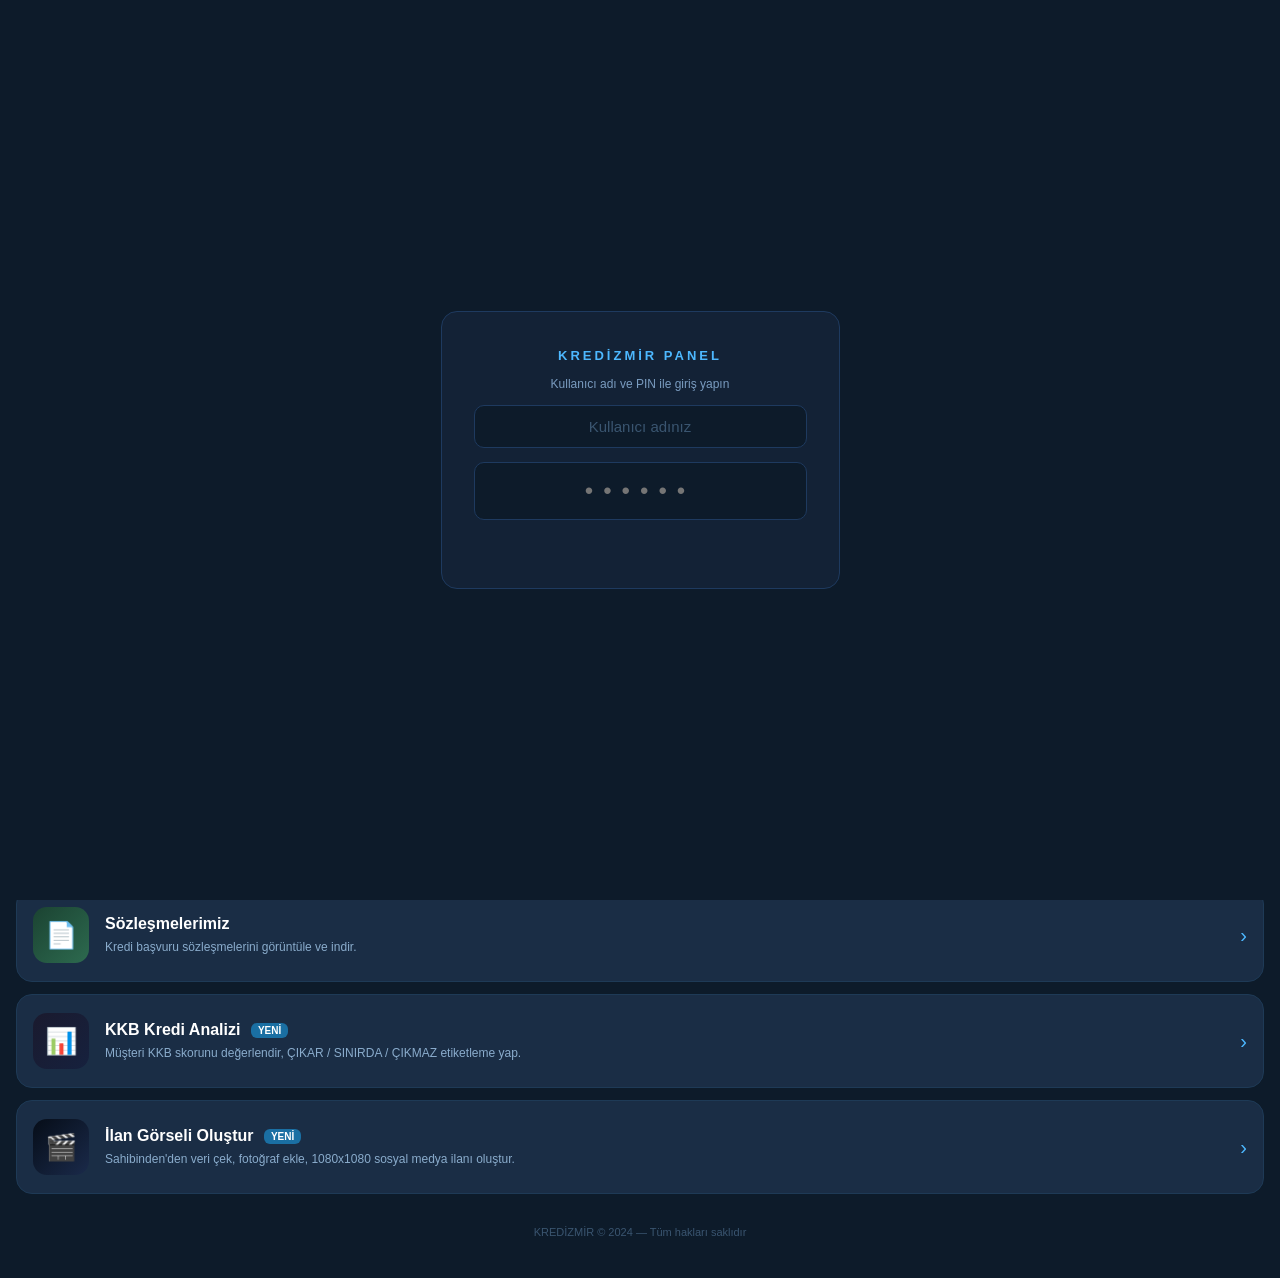
<file: index.html>
<!DOCTYPE html>
<html lang="tr">
<head>
  <meta charset="UTF-8">
  <meta http-equiv="Cache-Control" content="no-cache, no-store, must-revalidate">
  <meta http-equiv="Pragma" content="no-cache">
  <meta http-equiv="Expires" content="0">
  <meta name="viewport" content="width=device-width, initial-scale=1.0">
  <title>KREDİZMİR Panel</title>
  <style>
    * { margin: 0; padding: 0; box-sizing: border-box; }
    body {
      background: #0d1b2a;
      color: #e8f0fe;
      font-family: -apple-system, BlinkMacSystemFont, 'Segoe UI', sans-serif;
      min-height: 100vh;
      padding: 20px 16px 40px;
    }
    .header {
      display: flex;
      align-items: center;
      justify-content: space-between;
      margin-bottom: 28px;
    }
    .logo-area {
      display: flex;
      align-items: center;
      gap: 12px;
    }
    .logo-box {
      width: 52px;
      height: 52px;
      background: linear-gradient(135deg, #1a6fa3, #0d4f7c);
      border-radius: 14px;
      display: flex;
      align-items: center;
      justify-content: center;
      font-weight: 900;
      font-size: 18px;
      color: #fff;
      letter-spacing: 1px;
    }
    .logo-text h1 {
      font-size: 22px;
      font-weight: 800;
      color: #fff;
      letter-spacing: 1px;
    }
    .logo-text h1 span { color: #4db8ff; }
    .logo-text p {
      font-size: 10px;
      color: #8aaccc;
      letter-spacing: 2px;
      margin-top: 2px;
    }
    .badge {
      background: #1a6fa3;
      color: #fff;
      font-size: 11px;
      font-weight: 700;
      padding: 5px 10px;
      border-radius: 20px;
      letter-spacing: 0.5px;
    }
    .hero {
      text-align: center;
      margin-bottom: 28px;
    }
    .hero-btn {
      display: inline-block;
      background: transparent;
      border: 2px solid #1a6fa3;
      color: #4db8ff;
      font-size: 13px;
      font-weight: 700;
      letter-spacing: 2px;
      padding: 10px 24px;
      border-radius: 8px;
      margin-bottom: 10px;
    }
    .hero p {
      font-size: 13px;
      color: #8aaccc;
    }
    .cards { display: flex; flex-direction: column; gap: 12px; }
    .card {
      background: #1a2d45;
      border-radius: 16px;
      padding: 18px 16px;
      display: flex;
      align-items: center;
      gap: 16px;
      text-decoration: none;
      color: inherit;
      transition: background 0.2s;
      border: 1px solid #1e3a56;
    }
    .card:active { background: #1e3a56; }
    .card-icon {
      width: 56px;
      height: 56px;
      border-radius: 14px;
      display: flex;
      align-items: center;
      justify-content: center;
      font-size: 26px;
      flex-shrink: 0;
    }
    .icon-blue  { background: linear-gradient(135deg, #1a6fa3, #0d4f7c); }
    .icon-green { background: linear-gradient(135deg, #2ecc71, #1a8a4a); }
    .icon-orange{ background: linear-gradient(135deg, #e67e22, #a85309); }
    .icon-purple{ background: linear-gradient(135deg, #8e44ad, #5b1f7a); }
    .card-body { flex: 1; }
    .card-body h3 {
      font-size: 16px;
      font-weight: 700;
      color: #fff;
      margin-bottom: 5px;
    }
    .card-badge {
      display: inline-block;
      background: #1a6fa3;
      color: #fff;
      font-size: 10px;
      font-weight: 700;
      padding: 2px 7px;
      border-radius: 6px;
      margin-left: 6px;
      vertical-align: middle;
    }
    .card-body p {
      font-size: 12px;
      color: #8aaccc;
      line-height: 1.5;
    }
    .card-arrow {
      color: #4db8ff;
      font-size: 20px;
      flex-shrink: 0;
    }
    .share-row { display:flex; gap:8px; margin-top:12px; }
    .share-btn {
      flex:1; display:flex; align-items:center; justify-content:center; gap:6px;
      padding:9px 8px; border:none; border-radius:10px; font-size:12px; font-weight:700;
      cursor:pointer; font-family:inherit; letter-spacing:.3px; transition:opacity .2s;
    }
    .share-btn:active { opacity:.75; }
    .btn-copy { background:#1e3a56; color:#4db8ff; }
    .btn-wp   { background:#1a4a2e; color:#2ecc71; }
    .btn-copy.copied { color:#2ecc71; background:#1a3a2a; }
    .footer {
      text-align: center;
      margin-top: 32px;
      font-size: 11px;
      color: #3a5570;
    }
    #pinOverlay {
      position: fixed; inset: 0; z-index: 9999;
      background: #0d1b2a;
      display: flex; flex-direction: column;
      align-items: center; justify-content: center; gap: 20px;
    }
    #pinOverlay.hidden { display: none; }
    #pinBox {
      background: #132236; border: 1px solid #1e3a5f;
      border-radius: 16px; padding: 36px 32px;
      display: flex; flex-direction: column; align-items: center; gap: 14px;
      min-width: 280px;
    }
    #kullanici {
      width: 100%; padding: 12px 16px; font-size: 15px;
      text-align: center; background: #0d1b2a; border: 1px solid #1e3a5f;
      border-radius: 10px; color: #fff; outline: none; font-family: inherit;
    }
    #kullanici::placeholder { color: #3a5570; }
    #pinInput {
      width: 100%; padding: 14px 16px; font-size: 24px; letter-spacing: 10px;
      text-align: center; background: #0d1b2a; border: 1px solid #1e3a5f;
      border-radius: 10px; color: #fff; outline: none;
    }
    #pinInput.shake { animation: pinShake .35s ease; border-color: #e05555; }
    @keyframes pinShake {
      0%,100%{transform:translateX(0)} 25%{transform:translateX(-8px)} 75%{transform:translateX(8px)}
    }
    #pinHata { color: #e05555; font-size: 13px; min-height: 18px; }
    .icon-gold { background: linear-gradient(135deg, #b8860b, #8b6914); }
    #yonetimOverlay {
      display:none; position:fixed; inset:0; z-index:9998;
      background:rgba(13,27,42,0.95); align-items:center; justify-content:center;
    }
    #yonetimOverlay.goster { display:flex; }
    #yonetimBox {
      background:#132236; border:1px solid #1e3a5f; border-radius:16px;
      padding:28px 24px; min-width:280px; max-width:380px; width:93%;
      max-height:90vh; overflow-y:auto;
    }
    .yon-baslik { font-size:14px; font-weight:700; color:#4db8ff; letter-spacing:1px; margin-bottom:16px; text-align:center; }
    .yon-kullanici {
      display:flex; justify-content:space-between; align-items:center;
      background:#0d1b2a; border-radius:10px; padding:12px 14px; margin-bottom:8px;
    }
    .yon-ad { font-weight:700; color:#fff; font-size:14px; }
    .yon-rol { font-size:11px; font-weight:700; padding:2px 8px; border-radius:6px; }
    .rol-yonetici { background:#1a4a7a; color:#4db8ff; }
    .rol-ekip { background:#1a3a2a; color:#2ecc71; }
    .yon-pin { font-size:12px; color:#8aaccc; margin-top:2px; }
    .yon-kapat {
      width:100%; padding:10px; margin-top:16px; background:#1a6fa3;
      border:none; border-radius:10px; color:#fff; font-weight:700;
      font-size:14px; cursor:pointer; font-family:inherit;
    }
    .yon-log-baslik{display:flex;justify-content:space-between;align-items:center;margin-top:18px;margin-bottom:8px;font-size:11px;font-weight:700;color:#4db8ff;letter-spacing:1px;}
    .yon-log-temizle{background:transparent;border:1px solid #c0392b;color:#e74c3c;font-size:10px;font-weight:700;padding:3px 8px;border-radius:5px;cursor:pointer;font-family:inherit;}
    .yon-log-temizle:hover{background:#c0392b;color:#fff;}
    .yon-log-bos{font-size:12px;color:#4a6a8a;text-align:center;padding:12px 0;}
    .yon-log-liste{max-height:260px;overflow-y:auto;display:flex;flex-direction:column;gap:4px;}
    .yon-log-satir{display:grid;grid-template-columns:18px 1fr 1fr auto;align-items:center;gap:6px;background:#0d1b2a;border-radius:7px;padding:7px 10px;font-size:11px;}
    .log-ikon{font-size:12px;}
    .log-etiket{font-weight:700;letter-spacing:.5px;}
    .log-giris .log-etiket{color:#2ecc71;}
    .log-cikis .log-etiket{color:#e74c3c;}
    .log-sayfa .log-etiket{color:#f39c12;font-size:10px;}
    .log-kisi{color:#8aaccc;font-weight:600;}
    .log-zaman{color:#4a6a8a;font-size:10px;text-align:right;white-space:nowrap;}
    #hosgeldinOverlay {
      position:fixed; inset:0; z-index:10000;
      background:rgba(13,27,42,0.93);
      display:none; align-items:center; justify-content:center;
      flex-direction:column; gap:12px;
      pointer-events:none;
    }
    #hosgeldinOverlay.goster { display:flex; }
    .hg-mesaj {
      font-size:clamp(24px,6vw,36px); font-weight:800;
      color:#E8C97A; letter-spacing:1px; text-align:center;
      padding:0 24px;
      animation: hgPop .4s cubic-bezier(.34,1.56,.64,1) both;
    }
    .hg-alt {
      font-size:13px; color:rgba(255,255,255,0.5);
      letter-spacing:2px; text-transform:uppercase;
    }
    @keyframes hgPop {
      from { opacity:0; transform:scale(.8); }
      to   { opacity:1; transform:scale(1); }
    }
  </style>
</head>
<body>

<div id="pinOverlay">
  <div id="pinBox">
    <div style="font-size:13px;letter-spacing:3px;color:#4db8ff;text-transform:uppercase;font-weight:600;">KREDİZMİR Panel</div>
    <div style="font-size:12px;color:#7a9cc0;">Kullanıcı adı ve PIN ile giriş yapın</div>
    <input id="kullanici" type="text" placeholder="Kullanıcı adınız" autocomplete="off"
           onkeydown="if(event.key==='Enter')document.getElementById('pinInput').focus()">
    <input id="pinInput" type="password" inputmode="numeric" maxlength="6"
           placeholder="••••••" autocomplete="off" oninput="pinKontrol(this)">
    <div id="pinHata"></div>
  </div>
</div>

<div id="hosgeldinOverlay">
  <div class="hg-mesaj" id="hosgeldinMesaj"></div>
  <div class="hg-alt">KREDİZMİR Panel</div>
</div>

<div id="yonetimOverlay">
  <div id="yonetimBox">
    <div class="yon-baslik">👥 KULLANICI YÖNETİMİ</div>
    <div id="yonetimListe"></div>
    <button class="yon-kapat" onclick="document.getElementById('yonetimOverlay').classList.remove('goster')">Kapat</button>
  </div>
</div>

  <div class="header">
    <div class="logo-area">
      <div class="logo-box">KZ</div>
      <div class="logo-text">
        <h1>KREDİ<span>ZMİR</span></h1>
        <p>FİNANSAL ÇÖZÜMLER</p>
      </div>
    </div>
    <div class="badge" id="kullaniciBadge">v4.0 Premium</div>
  </div>

  <div class="hero">
    <div class="hero-btn">KREDİZMİR EKİP ÇALIŞMASI</div>
    <p>Tüm araçlar tek ekranda — hızlı ve profesyonel</p>
  </div>

  <div class="cards">
    <a href="konum-gonder.html" class="card" onclick="sayfaLogla('Konum Gönder')">
      <div class="card-icon icon-orange">📍</div>
      <div class="card-body">
        <h3>Konum Gönder</h3>
        <p>Mevcut konumunu veya ofis adresini müşteriye harita linki olarak WhatsApp'tan gönder.</p>
      </div>
      <div class="card-arrow">›</div>
    </a>

    <a href="evrak-talebi.html" class="card" onclick="sayfaLogla('Evrak Talebi')">
      <div class="card-icon icon-purple">📋</div>
      <div class="card-body">
        <h3>Evrak Talebi</h3>
        <p>Müşteriden istenen evrakları seç ve WhatsApp mesajı olarak gönder.</p>
      </div>
      <div class="card-arrow">›</div>
    </a>

    <a href="galeri-odeme-tablosu.html?skip=1" class="card" onclick="sayfaLogla('Galeri Ödeme Tablosu')">
      <div class="card-icon icon-blue">🏪</div>
      <div class="card-body">
        <h3>Galeriler için Ödeme Tablosu</h3>
        <p>Galeri adını ve araç fiyatını gir, taksitli satış tablosunu oluştur.</p>
      </div>
      <div class="card-arrow">›</div>
    </a>

    <div class="card" style="flex-direction:column;align-items:stretch;cursor:default;">
      <div style="display:flex;align-items:center;gap:16px;cursor:pointer;" onclick="sayfaLogla('Başvuru Formu');window.location='on-basvuru.html'">
        <div class="card-icon icon-green">📝</div>
        <div class="card-body">
          <h3>Başvuru Formu</h3>
          <p>Müşteri için hızlı kredi ön başvurusu formu oluştur.</p>
        </div>
        <div class="card-arrow">›</div>
      </div>
      <div class="share-row">
        <button class="share-btn btn-copy" id="btnKopyala" onclick="formuKopyala(this)">&#128203; Linki Kopyala</button>
        <button class="share-btn btn-wp" onclick="formuWp()">⚠ MUTLAKA MÜŞTERİYE BURDAN YOLLAMANIZ GEREK</button>
      </div>
    </div>

    <a href="Son1.html" class="card" onclick="sayfaLogla('Ödeme Tablosu')">
      <div class="card-icon icon-blue">📊</div>
      <div class="card-body">
        <h3>Ödeme Tablosu (Yeni)</h3>
        <p>Kredi, DJS ve banka seçenekleriyle detaylı ödeme planı oluştur.</p>
      </div>
      <div class="card-arrow">›</div>
    </a>

    <a href="kasko-sorgula.html" class="card" onclick="sayfaLogla('Kasko Sorgulama')">
      <div class="card-icon" style="background:linear-gradient(135deg,#0B1E3D,#1A3566);">🔍</div>
      <div class="card-body">
        <h3>Kasko Değeri &amp; Kredi <span class="card-badge">YENİ</span></h3>
        <p>Vergi levhalılara özel kasko değeri ve kredi miktarı hesaplama.</p>
      </div>
      <div class="card-arrow">›</div>
    </a>

    <a href="sozlesmelerimiz.html" class="card" onclick="sayfaLogla('Sözleşmelerimiz')">
      <div class="card-icon" style="background:linear-gradient(135deg,#1B4332,#2D6A4F);">📄</div>
      <div class="card-body">
        <h3>Sözleşmelerimiz</h3>
        <p>Kredi başvuru sözleşmelerini görüntüle ve indir.</p>
      </div>
      <div class="card-arrow">›</div>
    </a>

    <a href="kredizmir-kkb/kkb-formu.html" class="card" onclick="sayfaLogla('KKB Analiz')">
      <div class="card-icon" style="background:linear-gradient(135deg,#1a1a2e,#16213e);">📊</div>
      <div class="card-body">
        <h3>KKB Kredi Analizi <span class="card-badge">YENİ</span></h3>
        <p>Müşteri KKB skorunu değerlendir, ÇIKAR / SINIRDA / ÇIKMAZ etiketleme yap.</p>
      </div>
      <div class="card-arrow">›</div>
    </a>

    <a href="kredizmir-premium.html" class="card" onclick="sayfaLogla('İlan Oluşturucu')">
      <div class="card-icon" style="background:linear-gradient(135deg,#060d18,#1a2a4a);">🎬</div>
      <div class="card-body">
        <h3>İlan Görseli Oluştur <span class="card-badge">YENİ</span></h3>
        <p>Sahibinden'den veri çek, fotoğraf ekle, 1080x1080 sosyal medya ilanı oluştur.</p>
      </div>
      <div class="card-arrow">›</div>
    </a>

    <div class="card" id="yonetimKart" style="display:none;cursor:pointer;" onclick="yonetimAc()">
      <div class="card-icon icon-gold">⚙️</div>
      <div class="card-body">
        <h3>Kullanıcı Yönetimi</h3>
        <p>Panel üyelerini ve erişim bilgilerini görüntüle.</p>
      </div>
      <div class="card-arrow">›</div>
    </div>
  </div>

  <div class="footer">KREDİZMİR &copy; 2024 — Tüm hakları saklıdır</div>

<script>
var KULLANICILAR = {
  'yonetici': { pin: '1313', rol: 'yonetici', ad: 'Yönetici',  hosgeldin: 'Hoş Geldiniz 👑'         },
  'yagmur':   { pin: '3535', rol: 'ekip',     ad: 'Yağmur',    hosgeldin: 'Hoşgeldin Güzel Kız 🌸'  }
};

var aktifK = null;

/* ── Aktivite Loglama ── */
function aktiviteKaydet(data){
  data.zaman = new Date().toISOString();
  try{
    var log = JSON.parse(localStorage.getItem('kredizmir_aktivite')||'[]');
    log.unshift(data);
    if(log.length > 200) log = log.slice(0,200);
    localStorage.setItem('kredizmir_aktivite', JSON.stringify(log));
  }catch(e){}
}
function sayfaLogla(sayfa){
  if(aktifK) aktiviteKaydet({olay:'sayfa', kullanici:aktifK.kullanici, ad:aktifK.ad, sayfa:sayfa});
}
function logZaman(iso){
  var d = new Date(iso);
  var saat = d.getHours().toString().padStart(2,'0')+':'+d.getMinutes().toString().padStart(2,'0');
  var bug = new Date(); bug.setHours(0,0,0,0);
  var dun = new Date(bug - 86400000);
  if(d >= bug) return 'Bugün '+saat;
  if(d >= dun) return 'Dün '+saat;
  return d.toLocaleDateString('tr-TR',{day:'2-digit',month:'2-digit'})+' '+saat;
}

(function(){
  var giris = sessionStorage.getItem('panelGiris');
  if(giris && giris !== '1'){
    try {
      var k = JSON.parse(giris);
      if(k && k.kullanici && k.rol){
        aktifK = k;
        document.getElementById('pinOverlay').classList.add('hidden');
        panelAyarla(k);
        return;
      }
    } catch(e){}
  }
  sessionStorage.removeItem('panelGiris');
})();

window.addEventListener('pageshow', function(e){
  if(e.persisted){
    if(aktifK) aktiviteKaydet({olay:'cikis', kullanici:aktifK.kullanici, ad:aktifK.ad});
    aktifK = null;
    sessionStorage.removeItem('panelGiris');
    document.getElementById('pinOverlay').classList.remove('hidden');
    document.getElementById('kullanici').value = '';
    document.getElementById('pinInput').value = '';
    document.getElementById('pinHata').textContent = '';
  }
});

function pinKontrol(inp){
  if(inp.value.length < 4) return;
  var ad = document.getElementById('kullanici').value.trim().toLowerCase();
  var k = KULLANICILAR[ad];
  if(k && inp.value === k.pin){
    sessionStorage.setItem('panelGiris', JSON.stringify({kullanici: ad, ad: k.ad, rol: k.rol}));
    aktifK = {kullanici: ad, ad: k.ad, rol: k.rol};
    aktiviteKaydet({olay:'giris', kullanici:ad, ad:k.ad});
    document.getElementById('pinOverlay').classList.add('hidden');
    panelAyarla(k);
    hosgeldinGoster(k.hosgeldin);
  } else {
    inp.classList.add('shake');
    document.getElementById('pinHata').textContent = 'SİSTEM GÜNCELLENİYOR. YENİ SİSTEMDE KAYDINIZ BULUNMAMAKTA';
    setTimeout(function(){ inp.classList.remove('shake'); inp.value=''; document.getElementById('pinHata').textContent=''; }, 700);
  }
}

function panelAyarla(k){
  document.getElementById('kullaniciBadge').textContent = k.ad + (k.rol==='yonetici' ? ' 👑' : ' 👤');
  if(k.rol === 'yonetici'){
    document.getElementById('yonetimKart').style.display = 'flex';
  }
}

function hosgeldinGoster(mesaj){
  var el = document.getElementById('hosgeldinOverlay');
  document.getElementById('hosgeldinMesaj').textContent = mesaj;
  el.classList.add('goster');
  setTimeout(function(){ el.classList.remove('goster'); }, 3000);
}

function yonetimAc(){
  var html = '';
  Object.keys(KULLANICILAR).forEach(function(key){
    var u = KULLANICILAR[key];
    html += '<div class="yon-kullanici">' +
      '<div><div class="yon-ad">' + u.ad + '</div>' +
      '<div class="yon-pin">Kullanıcı: ' + key + ' | PIN: ' + u.pin + '</div></div>' +
      '<span class="yon-rol ' + (u.rol==='yonetici'?'rol-yonetici':'rol-ekip') + '">' +
      (u.rol==='yonetici'?'Yönetici':'Ekip') + '</span>' +
      '</div>';
  });
  var log = [];
  try{ log = JSON.parse(localStorage.getItem('kredizmir_aktivite')||'[]'); }catch(e){}
  html += '<div class="yon-log-baslik"><span>📋 AKTİVİTE GEÇMİŞİ</span>' +
    '<button class="yon-log-temizle" onclick="logTemizle()">Temizle</button></div>';
  if(!log.length){
    html += '<div class="yon-log-bos">Henüz aktivite kaydı yok.</div>';
  } else {
    html += '<div class="yon-log-liste">';
    log.forEach(function(e){
      var ikon,cls,etiket;
      if(e.olay==='giris'){ikon='🟢';cls='log-giris';etiket='GİRİŞ';}
      else if(e.olay==='cikis'){ikon='🔴';cls='log-cikis';etiket='ÇIKIŞ';}
      else{ikon='📄';cls='log-sayfa';etiket=e.sayfa||'Sayfa';}
      html += '<div class="yon-log-satir '+cls+'">' +
        '<span class="log-ikon">'+ikon+'</span>' +
        '<span class="log-etiket">'+etiket+'</span>' +
        '<span class="log-kisi">'+(e.ad||e.kullanici||'?')+'</span>' +
        '<span class="log-zaman">'+logZaman(e.zaman)+'</span>' +
        '</div>';
    });
    html += '</div>';
  }
  document.getElementById('yonetimListe').innerHTML = html;
  document.getElementById('yonetimOverlay').classList.add('goster');
}

function logTemizle(){
  if(confirm('Tüm aktivite geçmişi silinsin mi?')){
    localStorage.removeItem('kredizmir_aktivite');
    yonetimAc();
  }
}

var FORM_URL = 'https://bit.ly/kredizmir-basvuru';
function formuKopyala(btn){
  var copy = function(){ btn.innerHTML='&#10003; Kopyalandı'; btn.classList.add('copied'); setTimeout(function(){ btn.innerHTML='&#128203; Linki Kopyala'; btn.classList.remove('copied'); }, 2000); };
  if(navigator.clipboard){ navigator.clipboard.writeText(FORM_URL).then(copy).catch(function(){ fb(); copy(); }); } else { fb(); copy(); }
}
function fb(){ var t=document.createElement('textarea'); t.value=FORM_URL; document.body.appendChild(t); t.select(); document.execCommand('copy'); document.body.removeChild(t); }
function formuWp(){ window.open('https://wa.me/?text='+encodeURIComponent('Merhaba , Ödeme tablosu içinde başvuru formumuza ulaşabiliyor aynı zamanda hiç bir KKB puanı etkilenmeden yapay zeka destekli ön sorgu gerçekleştirebiliyorsunuz. Dilerseniz daha sonrasında süreç hakkında sizleri bilgilendirebilirim.\n\n'+FORM_URL),'_blank'); }
</script>
</body>
</html>
</file>
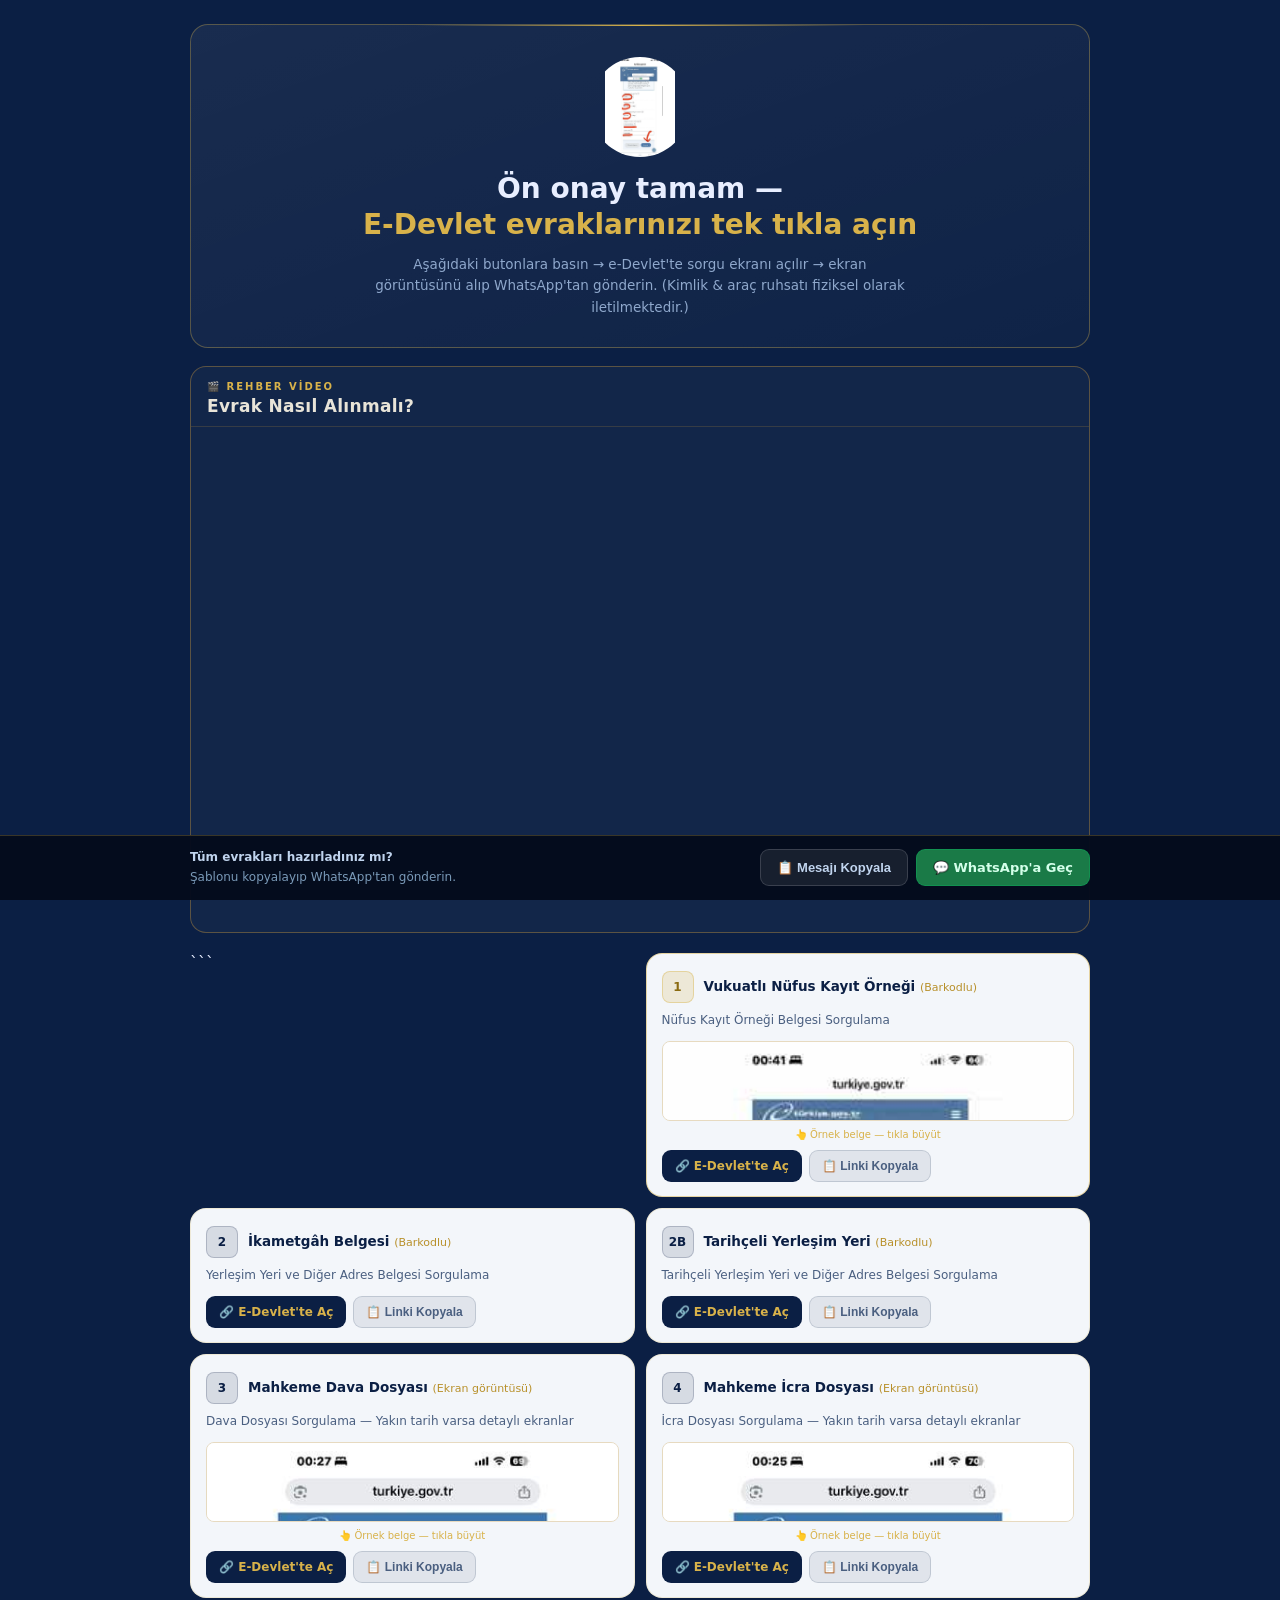
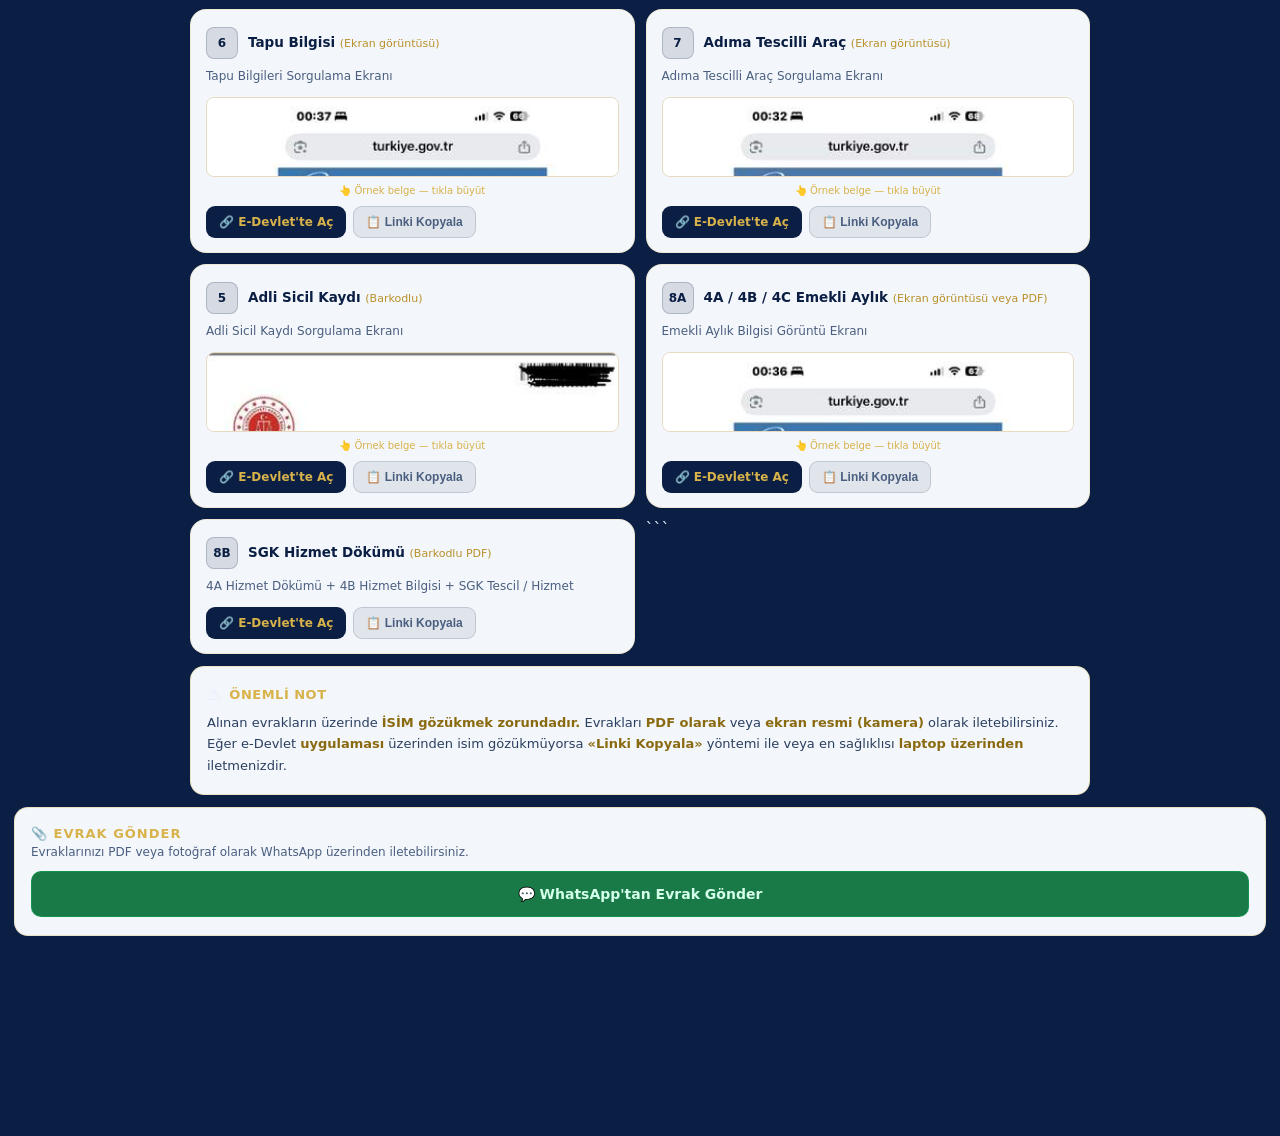
<file: evrak-talebi.html>
<!doctype html>

<html lang="tr">
<head>
<meta charset="utf-8"/>
<meta name="viewport" content="width=device-width,initial-scale=1"/>
<title>KREDİZMİR | E-Devlet Evrak Portalı</title>
<style>
*,*::before,*::after{box-sizing:border-box;margin:0;padding:0}
body{font-family:system-ui,-apple-system,sans-serif;background:#0B1F44;color:#e8eeff;min-height:100vh;padding:24px 14px 120px}
.wrap{max-width:900px;margin:0 auto}
header{text-align:center;padding:32px 20px 28px;margin-bottom:18px;border:1px solid rgba(216,178,74,.35);border-radius:18px;background:linear-gradient(160deg,rgba(255,255,255,.06),rgba(255,255,255,.02));position:relative}
header::before{content:'';position:absolute;top:0;left:50%;transform:translateX(-50%);width:50%;height:1px;background:linear-gradient(90deg,transparent,#D8B24A,transparent)}
.logo-badge{display:inline-flex;align-items:center;gap:10px;margin-bottom:14px}
.logo-icon{width:48px;height:48px;border-radius:50%;background:linear-gradient(135deg,#1a3a6e,#0d2145);border:2px solid rgba(216,178,74,.5);display:flex;align-items:center;justify-content:center;font-size:22px}
.logo-name{font-size:15px;font-weight:700;letter-spacing:3px;color:#D8B24A;text-transform:uppercase}
h1{font-size:clamp(20px,4vw,28px);font-weight:700;line-height:1.3;margin-bottom:10px}
h1 span{color:#D8B24A}
.sub{color:#8fa8cc;font-size:13.5px;line-height:1.6;max-width:540px;margin:0 auto}
.grid{display:grid;grid-template-columns:repeat(2,1fr);gap:11px;margin-bottom:12px}
@media(max-width:600px){.grid{grid-template-columns:1fr}}
.card{padding:17px 15px 14px;border-radius:16px;border:1px solid rgba(216,178,74,.2);background:#F3F6FA;transition:border-color .2s,transform .15s}
.card:hover{border-color:#D8B24A;transform:translateY(-2px)}
.card.hl{border-color:rgba(216,178,74,.5);background:#F3F6FA}
.card-top{display:flex;align-items:center;gap:10px;margin-bottom:8px}
.num{min-width:32px;height:32px;border-radius:8px;background:rgba(11,31,68,.12);border:1px solid rgba(11,31,68,.2);display:flex;align-items:center;justify-content:center;font-size:12px;font-weight:700;color:#0B1F44;flex-shrink:0}
.card.hl .num{background:rgba(216,178,74,.2);border-color:rgba(216,178,74,.4);color:#8a6a10}
.card-title{font-size:13.5px;font-weight:600;color:#0B1F44;line-height:1.3}
.card-desc{font-size:12px;color:#4a5f80;margin-bottom:12px;line-height:1.5}
.card-title span{color:#b8902a !important}
.btnrow{display:flex;gap:7px;flex-wrap:wrap}
.btn{display:inline-flex;align-items:center;gap:5px;padding:8px 12px;border-radius:9px;font-size:12px;font-weight:600;cursor:pointer;text-decoration:none;border:none;transition:all .15s;white-space:nowrap}
.btn:active{transform:scale(.97)}
.btn-open{background:#0B1F44;color:#D8B24A;border:1px solid rgba(11,31,68,.3)}
.btn-open:hover{color:#7FD8FF;border-color:#7FD8FF;background:#0d2450}
.btn-copy{background:rgba(11,31,68,.08);color:#4a5f80;border:1px solid rgba(11,31,68,.15);cursor:pointer}
.btn-copy:hover{background:rgba(11,31,68,.15);color:#7FD8FF}
.note{padding:18px 16px;border-radius:14px;margin-bottom:12px;border:1px solid rgba(216,178,74,.3);background:#F3F6FA}
.note-head{display:flex;align-items:center;gap:8px;margin-bottom:8px}
.note-head span{font-size:13px;font-weight:700;letter-spacing:.5px;color:#D8B24A;text-transform:uppercase}
.note p{font-size:13px;line-height:1.65;color:#2a3f60}
.note strong{color:#8a6a10}
.bar{position:fixed;bottom:0;left:0;right:0;padding:12px 16px 14px;background:rgba(5,12,28,.97);border-top:1px solid rgba(216,178,74,.25);z-index:100}
.bar-inner{max-width:900px;margin:0 auto;display:flex;align-items:center;justify-content:space-between;gap:12px;flex-wrap:wrap}
.bar-note{font-size:12px;color:#7a9ab8;line-height:1.5}
.bar-note strong{color:#c0d4ee;display:block;margin-bottom:2px}
.bar-btns{display:flex;gap:8px;flex-shrink:0}
.btn-copy-all{background:rgba(255,255,255,.08);color:#c0d4ee;border:1px solid rgba(255,255,255,.15);padding:10px 16px;font-size:13px}
.btn-wa{background:#1a7a47;color:#d4ffea;border:1px solid rgba(0,200,100,.3);padding:10px 16px;font-size:13px}
.upload-section{margin:0 0 80px;padding:18px 16px;background:#F3F6FA;border:1px solid rgba(216,178,74,.3);border-radius:14px}
.upload-title{font-size:13px;font-weight:700;letter-spacing:1px;color:#D8B24A;text-transform:uppercase;margin-bottom:4px}
.upload-desc{font-size:12px;color:#4a5f80;margin-bottom:12px}
.upload-inputs{display:flex;flex-direction:column;gap:8px;margin-bottom:10px}
.upload-inputs input{background:#fff;border:1px solid rgba(11,31,68,.15);border-radius:8px;padding:10px 12px;color:#0B1F44;font-size:13px;font-family:inherit;outline:none}
.upload-inputs input:focus{border-color:#D8B24A}
.upload-zone{border:1.5px dashed rgba(216,178,74,.4);border-radius:10px;padding:22px 16px;text-align:center;cursor:pointer;transition:.2s;font-size:13px;color:#4a5f80;margin-bottom:8px}
.upload-zone:hover,.upload-zone.drag-over{border-color:#D8B24A;background:rgba(216,178,74,.06);color:#D8B24A}
.file-list{display:flex;flex-direction:column;gap:5px;margin-bottom:10px}
.file-item{display:flex;justify-content:space-between;align-items:center;background:rgba(11,31,68,.05);border-radius:7px;padding:7px 10px;font-size:12px;color:#0B1F44}
.file-item span{color:#4a5f80;font-size:11px}
.btn-upload{width:100%;padding:12px;background:#D8B24A;border:none;border-radius:9px;color:#0B1F44;font-size:13px;font-weight:700;cursor:pointer;font-family:inherit;transition:.2s}
.btn-upload:hover{background:#e8c45a}
.btn-upload:disabled{opacity:.5;cursor:default}
.upload-status{margin-top:10px;font-size:13px;font-weight:600;text-align:center;display:none}
.upload-status.ok{color:#1a7a47;display:block}
.upload-status.err{color:#e05050;display:block}
.size-warn{font-size:11px;color:#e08050;margin-bottom:8px;display:none}
.toast{position:fixed;bottom:90px;left:50%;transform:translateX(-50%) translateY(10px);background:#0B1F44;color:#D8B24A;border:1px solid rgba(216,178,74,.4);padding:9px 20px;border-radius:30px;font-size:13px;font-weight:600;opacity:0;pointer-events:none;transition:all .25s;white-space:nowrap;z-index:200}
.toast.show{opacity:1;transform:translateX(-50%) translateY(0)}
</style>
</head>
<body>
<div class="wrap">

  <header>
    <div class="logo-badge">
      <img src="[data-uri]" alt="KREDİZMİR Logo" style="width:100px;height:100px;object-fit:contain;border-radius:50%;">
    </div>
    <h1>Ön onay tamam —<br><span>E-Devlet evraklarınızı tek tıkla açın</span></h1>
    <p class="sub">Aşağıdaki butonlara basın → e-Devlet'te sorgu ekranı açılır → ekran görüntüsünü alıp WhatsApp'tan gönderin. (Kimlik &amp; araç ruhsatı fiziksel olarak iletilmektedir.)</p>
  </header>

  <div style="margin-bottom:20px;border:1px solid rgba(201,151,58,.4);border-radius:16px;overflow:hidden;background:rgba(255,255,255,.03);">
    <div style="padding:14px 16px 10px;border-bottom:1px solid rgba(201,151,58,.2);">
      <div style="font-size:10px;font-weight:700;letter-spacing:2px;text-transform:uppercase;color:#D8B24A;margin-bottom:4px;">🎬 Rehber Video</div>
      <div style="font-size:17px;font-weight:700;color:#e8e4d8;letter-spacing:.3px;">Evrak Nasıl Alınmalı?</div>
    </div>
    <div style="position:relative;width:100%;padding-bottom:56.25%;">
      <iframe
        src="https://drive.google.com/file/d/1cMzIVu6us7wQpvRCYHoglVRQh34W93QY/preview"
        style="position:absolute;top:0;left:0;width:100%;height:100%;border:none;"
        allow="autoplay"
        allowfullscreen>
      </iframe>
    </div>
  </div>

  <div class="grid">

```
<div class="card hl">
  <div class="card-top"><div class="num">1</div><div class="card-title">Vukuatlı Nüfus Kayıt Örneği <span style="color:#b8902a;font-weight:400;font-size:11px">(Barkodlu)</span></div></div>
  <p class="card-desc">Nüfus Kayıt Örneği Belgesi Sorgulama</p>
  <div style="margin-bottom:10px;cursor:pointer;" onclick="this.querySelector('img').style.height=this.querySelector('img').style.height==='auto'?'80px':'auto'">
    <img src="[data-uri]" alt="Örnek Belge" style="width:100%;height:80px;object-fit:cover;object-position:top;border-radius:8px;border:1px solid rgba(201,151,58,.3);transition:height .3s;">
    <div style="font-size:10px;color:#D8B24A;text-align:center;margin-top:4px;">👆 Örnek belge — tıkla büyüt</div>
  </div>
  <div class="btnrow">
    <a class="btn btn-open" href="https://www.turkiye.gov.tr/nvi-nufus-kayit-ornegi-belgesi-sorgulama" target="_blank" rel="noopener">🔗 E-Devlet'te Aç</a>
    <button class="btn btn-copy" onclick="kopyala('https://www.turkiye.gov.tr/nvi-nufus-kayit-ornegi-belgesi-sorgulama')">📋 Linki Kopyala</button>
  </div>
</div>

<div class="card">
  <div class="card-top"><div class="num">2</div><div class="card-title">İkametgâh Belgesi <span style="color:#b8902a;font-weight:400;font-size:11px">(Barkodlu)</span></div></div>
  <p class="card-desc">Yerleşim Yeri ve Diğer Adres Belgesi Sorgulama</p>
  <div class="btnrow">
    <a class="btn btn-open" href="https://www.turkiye.gov.tr/nvi-yerlesim-yeri-ve-diger-adres-belgesi-sorgulama" target="_blank" rel="noopener">🔗 E-Devlet'te Aç</a>
    <button class="btn btn-copy" onclick="kopyala('https://www.turkiye.gov.tr/nvi-yerlesim-yeri-ve-diger-adres-belgesi-sorgulama')">📋 Linki Kopyala</button>
  </div>
</div>

<div class="card">
  <div class="card-top"><div class="num">2B</div><div class="card-title">Tarihçeli Yerleşim Yeri <span style="color:#b8902a;font-weight:400;font-size:11px">(Barkodlu)</span></div></div>
  <p class="card-desc">Tarihçeli Yerleşim Yeri ve Diğer Adres Belgesi Sorgulama</p>
  <div class="btnrow">
    <a class="btn btn-open" href="https://www.turkiye.gov.tr/nvi-tarihceli-yerlesim-yeri-ve-diger-adres-belgesi-sorgulama" target="_blank" rel="noopener">🔗 E-Devlet'te Aç</a>
    <button class="btn btn-copy" onclick="kopyala('https://www.turkiye.gov.tr/nvi-tarihceli-yerlesim-yeri-ve-diger-adres-belgesi-sorgulama')">📋 Linki Kopyala</button>
  </div>
</div>

<div class="card">
  <div class="card-top"><div class="num">3</div><div class="card-title">Mahkeme Dava Dosyası <span style="color:#b8902a;font-weight:400;font-size:11px">(Ekran görüntüsü)</span></div></div>
  <p class="card-desc">Dava Dosyası Sorgulama — Yakın tarih varsa detaylı ekranlar</p>
  <div style="margin-bottom:10px;cursor:pointer;" onclick="this.querySelector('img').style.height=this.querySelector('img').style.height==='auto'?'80px':'auto'">
    <img src="[data-uri]" alt="Örnek Belge" style="width:100%;height:80px;object-fit:cover;object-position:top;border-radius:8px;border:1px solid rgba(201,151,58,.3);transition:height .3s;" title="Örneği görmek için tıkla">
    <div style="font-size:10px;color:#D8B24A;text-align:center;margin-top:4px;">👆 Örnek belge — tıkla büyüt</div>
  </div>
  <div class="btnrow">
    <a class="btn btn-open" href="https://www.turkiye.gov.tr/davalarim" target="_blank" rel="noopener">🔗 E-Devlet'te Aç</a>
    <button class="btn btn-copy" onclick="kopyala('https://www.turkiye.gov.tr/davalarim')">📋 Linki Kopyala</button>
  </div>
</div>

<div class="card">
  <div class="card-top"><div class="num">4</div><div class="card-title">Mahkeme İcra Dosyası <span style="color:#b8902a;font-weight:400;font-size:11px">(Ekran görüntüsü)</span></div></div>
  <p class="card-desc">İcra Dosyası Sorgulama — Yakın tarih varsa detaylı ekranlar</p>
  <div style="margin-bottom:10px;cursor:pointer;" onclick="this.querySelector('img').style.height=this.querySelector('img').style.height==='auto'?'80px':'auto'">
    <img src="[data-uri]" alt="Örnek Belge" style="width:100%;height:80px;object-fit:cover;object-position:top;border-radius:8px;border:1px solid rgba(201,151,58,.3);transition:height .3s;" title="Örneği görmek için tıkla">
    <div style="font-size:10px;color:#D8B24A;text-align:center;margin-top:4px;">👆 Örnek belge — tıkla büyüt</div>
  </div>
  <div class="btnrow">
    <a class="btn btn-open" href="https://www.turkiye.gov.tr/adalet-icra-dosyasi-sorgulama" target="_blank" rel="noopener">🔗 E-Devlet'te Aç</a>
    <button class="btn btn-copy" onclick="kopyala('https://www.turkiye.gov.tr/adalet-icra-dosyasi-sorgulama')">📋 Linki Kopyala</button>
  </div>
</div>

<div class="card">
  <div class="card-top"><div class="num">6</div><div class="card-title">Tapu Bilgisi <span style="color:#b8902a;font-weight:400;font-size:11px">(Ekran görüntüsü)</span></div></div>
  <p class="card-desc">Tapu Bilgileri Sorgulama Ekranı</p>
  <div style="margin-bottom:10px;cursor:pointer;" onclick="this.querySelector('img').style.height=this.querySelector('img').style.height==='auto'?'80px':'auto'">
    <img src="[data-uri]" alt="Örnek Belge" style="width:100%;height:80px;object-fit:cover;object-position:top;border-radius:8px;border:1px solid rgba(201,151,58,.3);transition:height .3s;">
    <div style="font-size:10px;color:#D8B24A;text-align:center;margin-top:4px;">👆 Örnek belge — tıkla büyüt</div>
  </div>
  <div class="btnrow">
    <a class="btn btn-open" href="https://www.turkiye.gov.tr/tapu-bilgileri-sorgulama" target="_blank" rel="noopener">🔗 E-Devlet'te Aç</a>
    <button class="btn btn-copy" onclick="kopyala('https://www.turkiye.gov.tr/tapu-bilgileri-sorgulama')">📋 Linki Kopyala</button>
  </div>
</div>

<div class="card">
  <div class="card-top"><div class="num">7</div><div class="card-title">Adıma Tescilli Araç <span style="color:#b8902a;font-weight:400;font-size:11px">(Ekran görüntüsü)</span></div></div>
  <p class="card-desc">Adıma Tescilli Araç Sorgulama Ekranı</p>
  <div style="margin-bottom:10px;cursor:pointer;" onclick="this.querySelector('img').style.height=this.querySelector('img').style.height==='auto'?'80px':'auto'">
    <img src="[data-uri]" alt="Örnek Belge" style="width:100%;height:80px;object-fit:cover;object-position:top;border-radius:8px;border:1px solid rgba(201,151,58,.3);transition:height .3s;">
    <div style="font-size:10px;color:#D8B24A;text-align:center;margin-top:4px;">👆 Örnek belge — tıkla büyüt</div>
  </div>
  <div class="btnrow">
    <a class="btn btn-open" href="https://www.turkiye.gov.tr/emniyet-adima-tescilli-arac-sorgulama" target="_blank" rel="noopener">🔗 E-Devlet'te Aç</a>
    <button class="btn btn-copy" onclick="kopyala('https://www.turkiye.gov.tr/emniyet-adima-tescilli-arac-sorgulama')">📋 Linki Kopyala</button>
  </div>
</div>

<div class="card">
  <div class="card-top"><div class="num">5</div><div class="card-title">Adli Sicil Kaydı <span style="color:#b8902a;font-weight:400;font-size:11px">(Barkodlu)</span></div></div>
  <p class="card-desc">Adli Sicil Kaydı Sorgulama Ekranı</p>
  <div style="margin-bottom:10px;cursor:pointer;" onclick="this.querySelector('img').style.height=this.querySelector('img').style.height==='auto'?'80px':'auto'">
    <img src="[data-uri]" alt="Örnek Belge" style="width:100%;height:80px;object-fit:cover;object-position:top;border-radius:8px;border:1px solid rgba(201,151,58,.3);transition:height .3s;" title="Örneği görmek için tıkla">
    <div style="font-size:10px;color:#D8B24A;text-align:center;margin-top:4px;">👆 Örnek belge — tıkla büyüt</div>
  </div>
  <div class="btnrow">
    <a class="btn btn-open" href="https://www.turkiye.gov.tr/adli-sicil-kaydi" target="_blank" rel="noopener">🔗 E-Devlet'te Aç</a>
    <button class="btn btn-copy" onclick="kopyala('https://www.turkiye.gov.tr/adli-sicil-kaydi')">📋 Linki Kopyala</button>
  </div>
</div>

<div class="card">
  <div class="card-top"><div class="num">8A</div><div class="card-title">4A / 4B / 4C Emekli Aylık <span style="color:#b8902a;font-weight:400;font-size:11px">(Ekran görüntüsü veya PDF)</span></div></div>
  <p class="card-desc">Emekli Aylık Bilgisi Görüntü Ekranı</p>
  <div style="margin-bottom:10px;cursor:pointer;" onclick="this.querySelector('img').style.height=this.querySelector('img').style.height==='auto'?'80px':'auto'">
    <img src="[data-uri]" alt="Örnek Belge" style="width:100%;height:80px;object-fit:cover;object-position:top;border-radius:8px;border:1px solid rgba(201,151,58,.3);transition:height .3s;">
    <div style="font-size:10px;color:#D8B24A;text-align:center;margin-top:4px;">👆 Örnek belge — tıkla büyüt</div>
  </div>
  <div class="btnrow">
    <a class="btn btn-open" href="https://www.turkiye.gov.tr/4a-emekli-aylik-bilgisi" target="_blank" rel="noopener">🔗 E-Devlet'te Aç</a>
    <button class="btn btn-copy" onclick="kopyala('https://www.turkiye.gov.tr/4a-emekli-aylik-bilgisi')">📋 Linki Kopyala</button>
  </div>
</div>

<div class="card">
  <div class="card-top"><div class="num">8B</div><div class="card-title">SGK Hizmet Dökümü <span style="color:#b8902a;font-weight:400;font-size:11px">(Barkodlu PDF)</span></div></div>
  <p class="card-desc">4A Hizmet Dökümü + 4B Hizmet Bilgisi + SGK Tescil / Hizmet</p>
  <div class="btnrow">
    <a class="btn btn-open" href="https://www.turkiye.gov.tr/4a-hizmet-dokumu" target="_blank" rel="noopener">🔗 E-Devlet'te Aç</a>
    <button class="btn btn-copy" onclick="kopyala('https://www.turkiye.gov.tr/4a-hizmet-dokumu')">📋 Linki Kopyala</button>
  </div>
</div>
```

  </div>

  <div class="note">
    <div class="note-head">⚠️ <span>Önemli Not</span></div>
    <p>
      Alınan evrakların üzerinde <strong>İSİM gözükmek zorundadır.</strong>
      Evrakları <strong>PDF olarak</strong> veya <strong>ekran resmi (kamera)</strong> olarak iletebilirsiniz.
      Eğer e-Devlet <strong>uygulaması</strong> üzerinden isim gözükmüyorsa
      <strong>«Linki Kopyala»</strong> yöntemi ile veya en sağlıklısı <strong>laptop üzerinden</strong> iletmenizdir.
    </p>
  </div>

</div>

<div class="upload-section">
  <div class="upload-title">📎 Evrak Gönder</div>
  <p class="upload-desc">Evraklarınızı PDF veya fotoğraf olarak WhatsApp üzerinden iletebilirsiniz.</p>
  <a href="https://wa.me/905307258789?text=Merhaba%20KREDİZMİR%2C%20evraklarımı%20göndermek%20istiyorum." target="_blank"
     style="display:flex;align-items:center;justify-content:center;gap:10px;width:100%;padding:14px;background:#1a7a47;border:1px solid rgba(0,200,100,.3);border-radius:10px;color:#d4ffea;font-size:14px;font-weight:700;text-decoration:none;transition:.2s;"
     onmouseover="this.style.background='#1e8f52'" onmouseout="this.style.background='#1a7a47'">
    💬 WhatsApp'tan Evrak Gönder
  </a>
</div>

<div class="bar">
  <div class="bar-inner">
    <div class="bar-note">
      <strong>Tüm evrakları hazırladınız mı?</strong>
      Şablonu kopyalayıp WhatsApp'tan gönderin.
    </div>
    <div class="bar-btns">
      <button class="btn btn-copy-all" onclick="mesajiKopyala()">📋 Mesajı Kopyala</button>
      <a class="btn btn-wa" id="btnWA" href="https://wa.me/905307258789?text=Merhaba%20KREDİZMİR%2C%20ön%20onay%20evraklarım%20aşağıdadır." target="_blank" rel="noopener">💬 WhatsApp'a Geç</a>
    </div>
  </div>
</div>

<div class="toast" id="toast"></div>

<script>
(function(){try{var s=sessionStorage.getItem("panelGiris");if(s&&s!=="1"){var k=JSON.parse(s);if(k&&k.kullanici){var l=JSON.parse(localStorage.getItem("kredizmir_aktivite")||"[]");l.unshift({zaman:new Date().toISOString(),kullanici:k.kullanici,ad:k.ad,olay:"sayfa",sayfa:"Evrak Talebi"});if(l.length>200)l=l.slice(0,200);localStorage.setItem("kredizmir_aktivite",JSON.stringify(l));}}}catch(e){}})();
var toastT;
function toast(m){
  clearTimeout(toastT);
  var el=document.getElementById("toast");
  el.textContent=m;el.classList.add("show");
  toastT=setTimeout(function(){el.classList.remove("show")},1400);
}
function kopyala(url){
  if(navigator.clipboard){
    navigator.clipboard.writeText(url).then(function(){toast("Link kopyalandı ✅")});
  } else {
    var ta=document.createElement("textarea");
    ta.value=url;ta.style.position="fixed";ta.style.left="-9999px";
    document.body.appendChild(ta);ta.focus();ta.select();
    document.execCommand("copy");ta.remove();
    toast("Link kopyalandı ✅");
  }
}
function mesajiKopyala(){
  var m="Merhaba KREDİZMİR, ön onay evraklarım aşağıdadır:\n\n• [1] Vukuatlı Nüfus Kayıt Örneği: (ekledim)\n• [2] İkametgâh Belgesi: (ekledim)\n• [3] Mahkeme Dava Dosyası: (ekledim)\n• [4] Mahkeme İcra Dosyası: (ekledim)\n• [5] Adli Sicil Kaydı: (ekledim)\n• [6] Tapu Bilgisi: (ekledim)\n• [7] Adıma Tescilli Araç: (ekledim)\n• [8A] 4A / 4B / 4C Emekli Aylık: (ekledim)\n• [8B] SGK Hizmet Dökümü: (ekledim)\n\nNot: Ekran görüntülerinde isim görünmektedir.";
  if(navigator.clipboard){
    navigator.clipboard.writeText(m).then(function(){toast("Mesaj kopyalandı ✅")});
  } else {
    var ta=document.createElement("textarea");
    ta.value=m;ta.style.position="fixed";ta.style.left="-9999px";
    document.body.appendChild(ta);ta.focus();ta.select();
    document.execCommand("copy");ta.remove();
    toast("Mesaj kopyalandı ✅");
  }
}

</script>

</body>
</html>
</file>
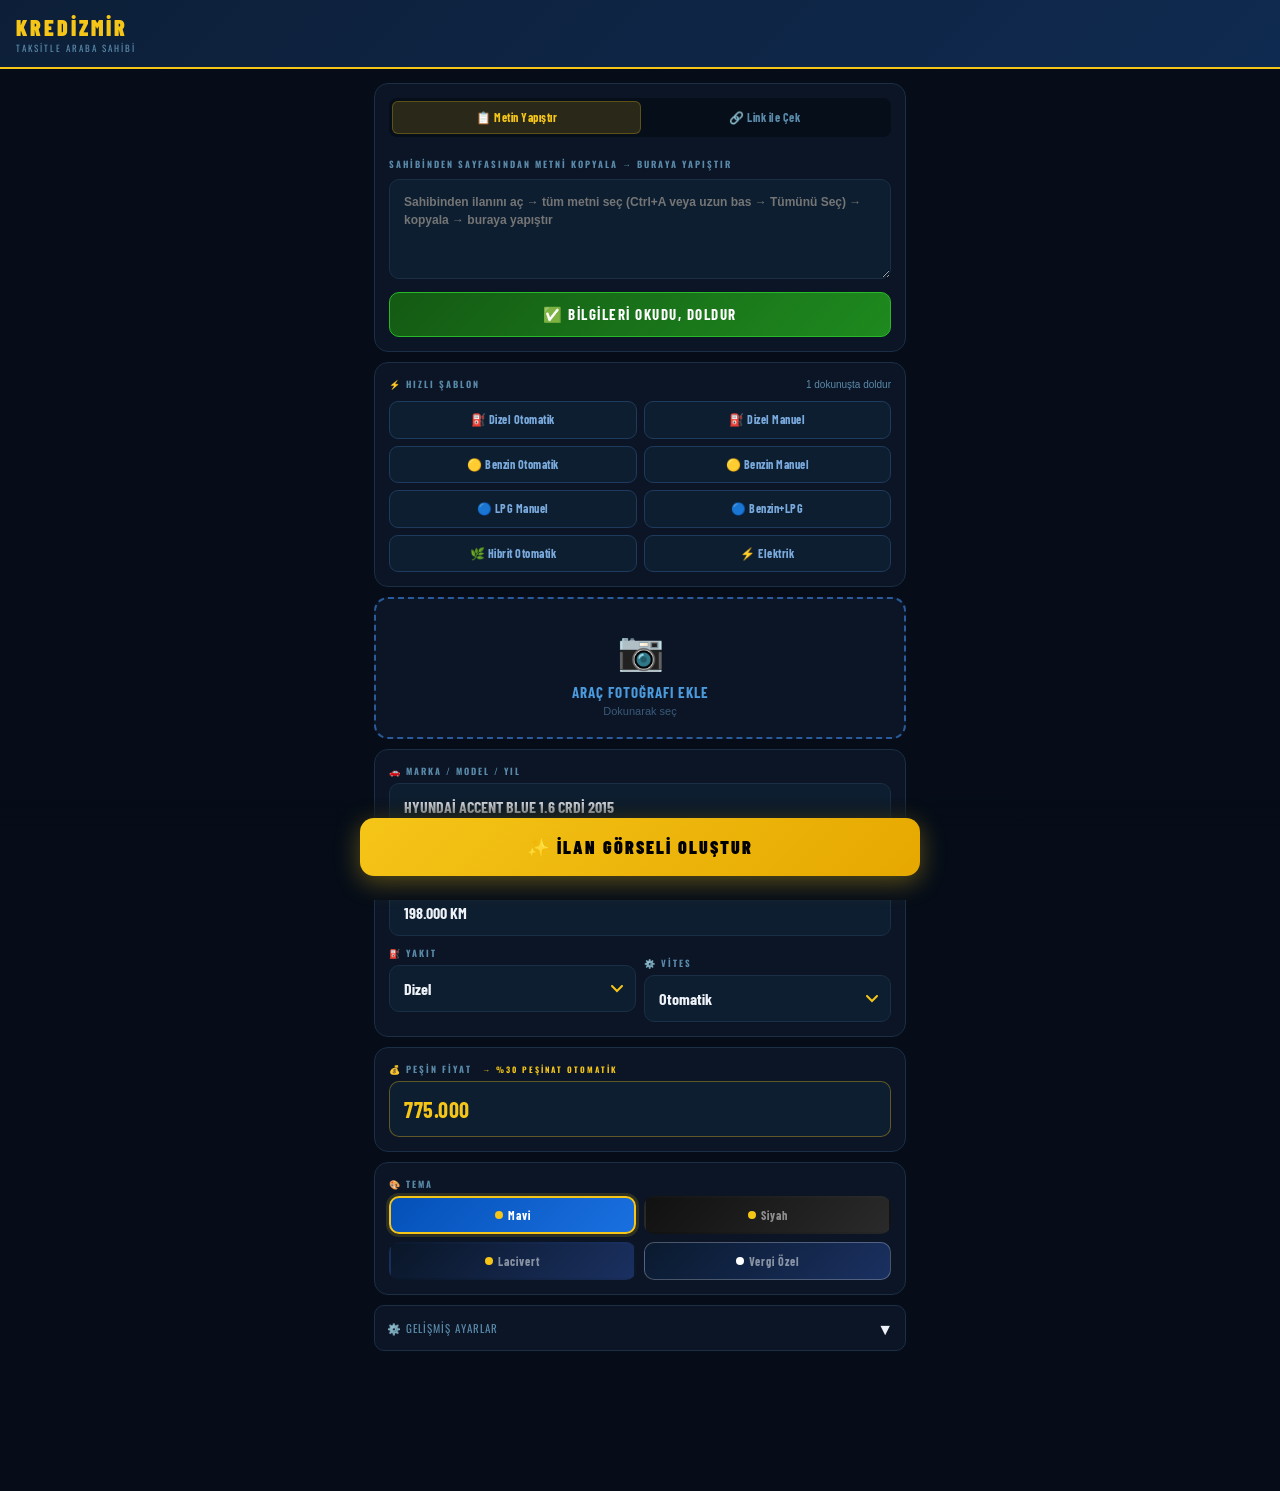
<file: kredizmir-premium.html>
<!DOCTYPE html>
<html lang="tr">
<head>
<meta charset="UTF-8">
<meta name="viewport" content="width=device-width, initial-scale=1.0, maximum-scale=1.0, user-scalable=no">
<meta name="mobile-web-app-capable" content="yes">
<meta name="apple-mobile-web-app-capable" content="yes">
<meta name="apple-mobile-web-app-status-bar-style" content="black-translucent">
<title>KREDİZMİR İlan</title>
<link rel="preconnect" href="https://fonts.googleapis.com">
<link href="https://fonts.googleapis.com/css2?family=Abril+Fatface&family=Barlow+Condensed:ital,wght@0,600;0,700;0,800;0,900;1,700;1,800;1,900&family=Oswald:wght@500;600;700&display=swap" rel="stylesheet">
<style>
*,*::before,*::after{margin:0;padding:0;box-sizing:border-box;-webkit-tap-highlight-color:transparent;}

:root{
  --bg:#060d18;
  --card:#0b1525;
  --border:#1a2e45;
  --accent:#F5C518;
  --accent-dim:rgba(245,197,24,0.15);
  --text:#eef2f7;
  --muted:#5a8aaa;
  --input-bg:#0d1e30;
  --radius:14px;
}

html,body{
  min-height:100%;
  background:var(--bg);
  color:var(--text);
  font-family:'Oswald',sans-serif;
  overscroll-behavior:none;
}

/* ── SCREENS ── */
.screen{display:none;flex-direction:column;min-height:100vh;}
.screen.active{display:flex;}

/* ── HEADER ── */
.header{
  background:linear-gradient(135deg,#0d1f38,#0f2a50);
  border-bottom:2px solid var(--accent);
  padding:14px 16px 12px;
  display:flex;
  align-items:center;
  justify-content:space-between;
  position:sticky;top:0;z-index:10;
  flex-shrink:0;
}
.header-brand{
  font-family:'Barlow Condensed',sans-serif;
  font-weight:900;font-size:22px;
  letter-spacing:3px;color:var(--accent);
}
.header-sub{
  font-size:9px;color:var(--muted);
  letter-spacing:2px;margin-top:1px;
}
.back-btn{
  background:rgba(255,255,255,0.08);
  border:1px solid rgba(255,255,255,0.12);
  color:#aac;padding:8px 14px;
  border-radius:8px;cursor:pointer;
  font-family:'Oswald',sans-serif;
  font-size:13px;letter-spacing:1px;
}

/* ── FORM BODY ── */
.form-body{
  flex:1;
  padding:14px 14px 120px;
  overflow-y:auto;
  display:flex;
  flex-direction:column;
  gap:10px;
  max-width:560px;
  width:100%;
  margin:0 auto;
}

/* ── PHOTO ZONE ── */
#photo-drop-zone{
  background:var(--card);
  border:2px dashed #2a5a9a;
  border-radius:var(--radius);
  padding:20px 14px;
  text-align:center;
  cursor:pointer;
  transition:all .2s;
  min-height:100px;
  display:flex;
  align-items:center;
  justify-content:center;
}
#photo-drop-zone:active{border-color:var(--accent);background:#0d2035;}
#photo-drop-zone.has-photo{border-style:solid;border-color:#2a6a3a;padding:8px;}
#photo-thumb{width:100%;border-radius:10px;max-height:180px;object-fit:cover;display:block;}
.photo-ph-icon{font-size:38px;margin-bottom:8px;}
.photo-ph-txt{
  color:#4a9add;
  font-family:'Barlow Condensed',sans-serif;
  font-weight:700;font-size:15px;letter-spacing:1px;
}
.photo-ph-sub{color:#3a5a7a;font-size:11px;margin-top:4px;font-family:Arial,sans-serif;}

/* ── CARD ── */
.card{
  background:var(--card);
  border:1px solid var(--border);
  border-radius:var(--radius);
  padding:14px;
}

/* ── FIELD ── */
.field{display:flex;flex-direction:column;gap:5px;}
.field+.field{margin-top:10px;}

.qlabel{
  font-size:9px;font-weight:700;
  letter-spacing:2px;text-transform:uppercase;
  color:var(--muted);font-family:'Oswald',sans-serif;
}
.qlabel em{
  color:var(--accent);font-style:normal;
  font-size:8px;margin-left:6px;
}

.qinput{
  width:100%;
  background:var(--input-bg);
  border:1.5px solid var(--border);
  color:var(--text);
  padding:13px 14px;
  border-radius:10px;
  font-family:'Barlow Condensed',sans-serif;
  font-size:16px;font-weight:700;
  outline:none;
  -webkit-appearance:none;appearance:none;
  transition:border-color .2s;
}
.qinput:focus{border-color:var(--accent);}
.qinput-price{
  font-size:22px;color:var(--accent);
  border-color:rgba(245,197,24,0.35);
  padding:14px;letter-spacing:.5px;
}

select.qinput{
  background-image:url("data:image/svg+xml,%3Csvg xmlns='http://www.w3.org/2000/svg' width='12' height='8' viewBox='0 0 12 8'%3E%3Cpath d='M1 1l5 5 5-5' stroke='%23F5C518' stroke-width='2' fill='none' stroke-linecap='round'/%3E%3C/svg%3E");
  background-repeat:no-repeat;
  background-position:right 12px center;
  padding-right:36px;
}

.grid2{display:grid;grid-template-columns:1fr 1fr;gap:8px;}

/* ── THEME CHIPS ── */
.theme-chips{display:grid;grid-template-columns:1fr 1fr 1fr;gap:8px;}
.theme-chip{
  border-radius:10px;padding:10px 4px;
  text-align:center;cursor:pointer;
  font-family:'Barlow Condensed',sans-serif;
  font-weight:700;font-size:12px;letter-spacing:1px;
  color:rgba(255,255,255,0.5);
  border:2px solid transparent;
  transition:all .2s;
  display:flex;align-items:center;
  justify-content:center;gap:5px;
}
.theme-chip.active{border-color:var(--accent);color:#fff;box-shadow:0 0 0 3px var(--accent-dim);}
.tc-dot{width:8px;height:8px;border-radius:50%;flex-shrink:0;}

/* ── TOGGLE ROW ── */
.toggle-row{
  display:flex;align-items:center;
  justify-content:space-between;padding:6px 0;
}
.toggle-row label:first-child{
  font-size:13px;color:var(--muted);
  font-family:'Oswald',sans-serif;
}
.toggle{position:relative;width:40px;height:22px;flex-shrink:0;}
.toggle input{opacity:0;width:0;height:0;}
.toggle-slider{
  position:absolute;inset:0;
  background:#1c2a3f;border-radius:99px;
  cursor:pointer;transition:background .25s;
}
.toggle-slider::before{
  content:'';position:absolute;
  width:16px;height:16px;left:3px;top:3px;
  background:#4a6a8a;border-radius:50%;
  transition:all .25s;
}
.toggle input:checked+.toggle-slider{background:var(--accent);}
.toggle input:checked+.toggle-slider::before{transform:translateX(18px);background:#000;}

/* ── ADV TOGGLE ── */
.adv-toggle{
  display:flex;align-items:center;justify-content:space-between;
  padding:10px 12px;background:var(--card);
  border:1px solid var(--border);border-radius:10px;
  cursor:pointer;
}
.adv-toggle span:first-child{
  color:var(--muted);font-size:11px;
  font-family:'Oswald',sans-serif;letter-spacing:1px;
}

/* ── LOGO UPLOAD ── */
.upload-btn{
  width:100%;
  background:#0a1e35;
  border:2px dashed #1e4a7a;
  color:#4a9add;padding:11px;
  border-radius:8px;cursor:pointer;
  font-family:'Barlow Condensed',sans-serif;
  font-weight:700;font-size:13px;
  letter-spacing:1px;text-transform:uppercase;
  transition:all .2s;text-align:center;
  display:flex;align-items:center;
  justify-content:center;gap:6px;
}
.upload-btn.has-file{border-color:#2a6a2a;color:#6add6a;border-style:solid;}

/* ── STICKY FOOTER ── */
.form-footer{
  position:fixed;bottom:0;left:0;right:0;
  background:linear-gradient(transparent,#060d18 30%);
  padding:20px 14px 24px;
  z-index:20;
}
.btn-generate{
  width:100%;max-width:560px;margin:0 auto;display:block;
  background:linear-gradient(135deg,#F5C518,#e6a800);
  color:#000;border:none;padding:18px;
  border-radius:14px;
  font-family:'Barlow Condensed',sans-serif;
  font-weight:900;font-size:18px;
  letter-spacing:2px;text-transform:uppercase;
  cursor:pointer;
  box-shadow:0 6px 24px rgba(245,197,24,0.35);
  transition:all .15s;
}
.btn-generate:active{transform:scale(0.98);box-shadow:0 3px 12px rgba(245,197,24,0.25);}

/* ── RESULT SCREEN ── */
#screen-result .form-body{padding:14px 14px 30px;align-items:center;}

.result-img-wrap{
  width:100%;max-width:520px;
  border:3px solid var(--accent);
  border-radius:14px;overflow:hidden;
  box-shadow:0 12px 50px rgba(0,0,0,0.8);
}
#result-img{width:100%;display:block;}

.save-hint{
  background:#0d2210;
  border:1px solid #2a5a2a;
  border-radius:10px;
  padding:14px 16px;
  text-align:center;
  max-width:520px;width:100%;
}
.save-hint-title{color:#6ddd6d;font-weight:700;font-size:14px;margin-bottom:4px;}
.save-hint-sub{color:#4a8a4a;font-size:12px;font-family:Arial,sans-serif;line-height:1.6;}

canvas{display:none;}

/* Sahibinden buton */
#sahBtn:hover:not(:disabled){background:linear-gradient(135deg,#1a5dbf,#2a7adf);}
#sahBtn:disabled{opacity:.5;cursor:not-allowed;}

/* ── ŞABLON BUTONLARI ── */
.tpl-btn {
  background: #0d1e30;
  border: 1.5px solid #1e3a5c;
  color: #7aaadd;
  padding: 10px 6px;
  border-radius: 9px;
  cursor: pointer;
  font-family: 'Barlow Condensed', sans-serif;
  font-weight: 700;
  font-size: 12px;
  letter-spacing: .5px;
  transition: all .18s;
  text-align: center;
  line-height: 1.3;
}
.tpl-btn:active, .tpl-btn.tpl-active {
  background: var(--accent-dim);
  border-color: var(--accent);
  color: var(--accent);
  transform: scale(0.97);
}

/* Sahibinden sekmeler */
.sah-tab {
  flex: 1;
  background: transparent;
  border: none;
  color: var(--muted);
  padding: 8px 4px;
  border-radius: 6px;
  cursor: pointer;
  font-family: 'Barlow Condensed', sans-serif;
  font-weight: 700;
  font-size: 12px;
  letter-spacing: .5px;
  transition: all .2s;
}
.sah-tab.active {
  background: var(--accent-dim);
  color: var(--accent);
  border: 1px solid rgba(245,197,24,0.25);
}
</style>
</head>
<body>

<!-- ════ EKRAN 1: FORM ════ -->
<div class="screen active" id="screen-form">

  <div class="header">
    <div>
      <div class="header-brand">KREDİZMİR</div>
      <div class="header-sub">TAKSİTLE ARABA SAHİBİ</div>
    </div>
  </div>

  <div class="form-body">

    <!-- OTOMATİK DOLDUR -->
    <div class="card" id="sah-card">

      <!-- Sekme başlıkları -->
      <div style="display:flex;gap:0;margin-bottom:12px;background:#060e1a;border-radius:8px;padding:3px;">
        <button class="sah-tab active" id="tab-text" onclick="switchTab('text')">
          📋 Metin Yapıştır
        </button>
        <button class="sah-tab" id="tab-link" onclick="switchTab('link')">
          🔗 Link ile Çek
        </button>
      </div>

      <!-- Metin sekmesi -->
      <div id="pane-text">
        <label class="qlabel">Sahibinden sayfasından metni kopyala → buraya yapıştır</label>
        <textarea id="pasteText" class="qinput"
          placeholder="Sahibinden ilanını aç → tüm metni seç (Ctrl+A veya uzun bas → Tümünü Seç) → kopyala → buraya yapıştır"
          style="height:100px;resize:vertical;font-size:12px;font-weight:600;line-height:1.5;
                 font-family:Arial,sans-serif;margin-top:6px;"></textarea>
        <button onclick="parseText()"
          style="width:100%;margin-top:8px;background:linear-gradient(135deg,#145a14,#1e8a1e);
                 border:1.5px solid #2ab82a;color:#fff;padding:12px;border-radius:10px;
                 cursor:pointer;font-family:'Barlow Condensed',sans-serif;font-weight:700;
                 font-size:15px;letter-spacing:1.5px;">
          ✅ BİLGİLERİ OKUDU, DOLDUR
        </button>
      </div>

      <!-- Link sekmesi -->
      <div id="pane-link" style="display:none;">
        <label class="qlabel">Sahibinden Linki <em>— Yapıştır, otomatik doldursun</em></label>
        <div style="display:flex;gap:8px;margin-top:6px;">
          <input type="text" id="sahLink" class="qinput"
            placeholder="https://www.sahibinden.com/ilan/..."
            style="flex:1;font-size:13px;font-weight:600;">
          <button id="sahBtn" onclick="fetchWithAI()"
            style="flex-shrink:0;background:linear-gradient(135deg,#0f3d80,#1a5dbf);
                   border:1.5px solid #2a6adf;color:#fff;padding:0 16px;
                   border-radius:10px;cursor:pointer;font-family:'Barlow Condensed',sans-serif;
                   font-weight:700;font-size:14px;letter-spacing:1px;white-space:nowrap;">
            <span id="sahBtnTxt">⚡ Çek</span>
          </button>
        </div>
      </div>

      <div id="sahStatus" style="display:none;margin-top:8px;padding:8px 10px;border-radius:8px;
           font-family:Arial,sans-serif;font-size:12px;line-height:1.5;"></div>
    </div>

    <!-- HIZLI ŞABLONLAR -->
    <div class="card" id="templates-card">
      <div style="display:flex;align-items:center;justify-content:space-between;margin-bottom:10px;">
        <label class="qlabel" style="margin:0;">⚡ HIZLI ŞABLON</label>
        <span style="color:var(--muted);font-size:10px;font-family:Arial,sans-serif;">1 dokunuşta doldur</span>
      </div>
      <div style="display:grid;grid-template-columns:1fr 1fr;gap:7px;" id="tpl-grid">
        <button class="tpl-btn" data-yakit="Dizel"     data-vites="Otomatik">⛽ Dizel Otomatik</button>
        <button class="tpl-btn" data-yakit="Dizel"     data-vites="Manuel">⛽ Dizel Manuel</button>
        <button class="tpl-btn" data-yakit="Benzin"    data-vites="Otomatik">🟡 Benzin Otomatik</button>
        <button class="tpl-btn" data-yakit="Benzin"    data-vites="Manuel">🟡 Benzin Manuel</button>
        <button class="tpl-btn" data-yakit="LPG"       data-vites="Manuel">🔵 LPG Manuel</button>
        <button class="tpl-btn" data-yakit="Benzin &amp; LPG" data-vites="Manuel">🔵 Benzin+LPG</button>
        <button class="tpl-btn" data-yakit="Hibrit"    data-vites="Otomatik">🌿 Hibrit Otomatik</button>
        <button class="tpl-btn" data-yakit="Elektrik"  data-vites="Otomatik">⚡ Elektrik</button>
      </div>
    </div>

    <!-- FOTOĞRAF -->
    <div id="photo-drop-zone" onclick="document.getElementById('carFile').click()">
      <div id="photo-placeholder">
        <div class="photo-ph-icon">📷</div>
        <div class="photo-ph-txt">ARAÇ FOTOĞRAFI EKLE</div>
        <div class="photo-ph-sub">Dokunarak seç</div>
      </div>
      <div id="photo-preview" style="display:none;width:100%;">
        <img id="photo-thumb" alt="araç">
        <div style="text-align:center;color:#6add6a;font-size:11px;
                    font-family:Arial,sans-serif;margin-top:6px;">
          ✓ Fotoğraf seçildi — değiştirmek için dokun
        </div>
      </div>
    </div>
    <input type="file" id="carFile" accept="image/*" style="display:none">

    <!-- İÇ / EKSPERTİZ FOTOĞRAFI — sadece Vergi Özel temasında görünür -->
    <div id="inner-photo-card" class="card" style="display:none;">
      <label class="qlabel">📷 İç / Ekspertiz Fotoğrafı</label>
      <div id="inner-drop-zone" onclick="document.getElementById('innerFile').click()"
           style="border:2px dashed rgba(255,255,255,0.25);border-radius:12px;
                  padding:20px;text-align:center;cursor:pointer;margin-top:8px;
                  background:rgba(255,255,255,0.04);">
        <div id="inner-placeholder">
          <div style="font-size:28px;margin-bottom:6px;">🖼️</div>
          <div style="font-family:'Barlow Condensed',sans-serif;font-weight:700;
                      font-size:14px;letter-spacing:1px;color:var(--muted);">İÇ / EKSPERTİZ FOTOĞRAFI EKLE</div>
          <div style="font-size:11px;color:var(--muted);font-family:Arial,sans-serif;
                      margin-top:4px;">Dokunarak seç</div>
        </div>
        <div id="inner-preview" style="display:none;">
          <img id="inner-thumb" alt="iç" style="max-width:100%;max-height:140px;
               border-radius:8px;object-fit:cover;">
          <div style="text-align:center;color:#6add6a;font-size:11px;
                      font-family:Arial,sans-serif;margin-top:6px;">
            ✓ İç fotoğraf seçildi — değiştirmek için dokun
          </div>
        </div>
      </div>
      <input type="file" id="innerFile" accept="image/*" style="display:none">
    </div>

    <!-- MODEL -->
    <div class="card">
      <div class="field">
        <label class="qlabel">🚗 Marka / Model / Yıl</label>
        <input type="text" id="model" class="qinput"
          value="HYUNDAİ ACCENT BLUE 1.6 CRDİ 2015"
          placeholder="örn: OPEL ASTRA 1.6 EDITION 2013">
      </div>
    </div>

    <!-- KM + YAKIT + VİTES -->
    <div class="card">
      <div class="field">
        <label class="qlabel">📍 Kilometre</label>
        <input type="text" id="km" class="qinput" value="198.000 KM" placeholder="örn: 95.000 KM">
      </div>
      <div class="grid2" style="margin-top:10px;">
        <div class="field">
          <label class="qlabel">⛽ Yakıt</label>
          <select id="yakit" class="qinput">
            <option>Dizel</option>
            <option>Benzin</option>
            <option>LPG</option>
            <option>Hibrit</option>
            <option>Elektrik</option>
            <option>Benzin &amp; LPG</option>
          </select>
        </div>
        <div class="field">
          <label class="qlabel">⚙️ Vites</label>
          <select id="vites" class="qinput">
            <option>Otomatik</option>
            <option>Manuel</option>
            <option>Yarı Otomatik</option>
          </select>
        </div>
      </div>
    </div>

    <!-- FİYAT -->
    <div class="card">
      <div class="field">
        <label class="qlabel">💰 Peşin Fiyat <em>→ %30 PEŞİNAT OTOMATİK</em></label>
        <input type="text" id="pesin" class="qinput qinput-price"
          value="775.000" placeholder="örn: 645000"
          inputmode="numeric">
        <input type="text" id="pesinat" style="display:none" readonly tabindex="-1">
      </div>
    </div>

    <!-- TAKSİT — sadece Vergi Özel temasında görünür -->
    <div id="taksit-card" class="card" style="display:none;">
      <div class="field">
        <label class="qlabel">📅 Aylık Taksit Tutarı</label>
        <input type="text" id="taksit" class="qinput"
          placeholder="örn: 42.500"
          inputmode="numeric"
          style="font-size:20px;font-weight:700;letter-spacing:1px;">
      </div>
    </div>

    <!-- TEMA -->
    <div class="card">
      <div class="field">
        <label class="qlabel">🎨 Tema</label>
        <div class="theme-chips" id="themeGroup" style="grid-template-columns:1fr 1fr;">
          <div class="theme-chip active" data-val="blue"
               style="background:linear-gradient(135deg,#0450B8,#1a70e0);">
            <div class="tc-dot" style="background:#F5C518;"></div>Mavi
          </div>
          <div class="theme-chip" data-val="blackgold"
               style="background:linear-gradient(135deg,#111,#2a2a2a);">
            <div class="tc-dot" style="background:#F5C518;"></div>Siyah
          </div>
          <div class="theme-chip" data-val="navy"
               style="background:linear-gradient(135deg,#0a1628,#1a3060);">
            <div class="tc-dot" style="background:#F5C518;"></div>Lacivert
          </div>
          <div class="theme-chip" data-val="vergi"
               style="background:linear-gradient(135deg,#0A1A2F,#1a3060);border:1px solid rgba(255,255,255,0.25);">
            <div class="tc-dot" style="background:#FFFFFF;"></div>Vergi Özel
          </div>
        </div>
      </div>
    </div>

    <!-- GELİŞMİŞ AYARLAR -->
    <div class="adv-toggle" onclick="toggleAdv()">
      <span>⚙️ GELİŞMİŞ AYARLAR</span>
      <span id="adv-arrow">▼</span>
    </div>
    <div id="adv-panel" style="display:none;">
      <div class="card" style="border-top-left-radius:0;border-top-right-radius:0;border-top:none;">
        <div class="toggle-row">
          <label>Bilgi Barı</label>
          <label class="toggle"><input type="checkbox" id="showBar" checked><span class="toggle-slider"></span></label>
        </div>
        <div class="toggle-row">
          <label>Sarı Çerçeve</label>
          <label class="toggle"><input type="checkbox" id="showFrame" checked><span class="toggle-slider"></span></label>
        </div>
        <div class="field" style="margin-top:8px;">
          <label class="qlabel">Logo Pozisyonu</label>
          <div style="display:flex;gap:6px;" id="logoPosGroup">
            <div class="theme-chip active" data-val="topright"
                 style="flex:1;background:#0f1e30;font-size:11px;">Sağ Üst</div>
            <div class="theme-chip" data-val="topleft"
                 style="flex:1;background:#0f1e30;font-size:11px;">Sol Üst</div>
            <div class="theme-chip" data-val="hidden"
                 style="flex:1;background:#0f1e30;font-size:11px;">Gizle</div>
          </div>
        </div>
        <div class="field" style="margin-top:8px;">
          <label class="qlabel">Fiyat Pozisyonu</label>
          <select id="pricePos" class="qinput" style="font-size:13px;">
            <option value="0">Varsayılan</option>
            <option value="-30">Biraz Yukarı</option>
            <option value="-60">Daha Yukarı</option>
            <option value="30">Biraz Aşağı</option>
          </select>
        </div>
        <div class="field" style="margin-top:8px;">
          <label class="qlabel">Logo</label>
          <button class="upload-btn" id="logoBtn"
            onclick="document.getElementById('logoFile').click()">
            <span>🔵</span><span>Logo Yükle</span>
          </button>
          <input type="file" id="logoFile" accept="image/*" style="display:none">
        </div>
      </div>
    </div>

    <!-- BOŞLUK (sticky footer için) -->
    <div style="height:10px;"></div>

  </div><!-- /form-body -->

  <div class="form-footer">
    <button class="btn-generate" onclick="generateAndShow()">
      ✨ İLAN GÖRSELİ OLUŞTUR
    </button>
  </div>

</div><!-- /screen-form -->


<!-- ════ EKRAN 2: SONUÇ ════ -->
<div class="screen" id="screen-result">

  <div class="header">
    <div>
      <div class="header-brand">KREDİZMİR</div>
      <div class="header-sub">HAZIRLANAN İLAN</div>
    </div>
    <button class="back-btn" onclick="goBack()">← Düzenle</button>
  </div>

  <div class="form-body">

    <div class="result-img-wrap">
      <img id="result-img" alt="KREDİZMİR İlan">
    </div>

    <div class="save-hint">
      <div class="save-hint-title">📲 Görseli kaydetmek için:</div>
      <div class="save-hint-sub">
        Görsele <strong>uzun bas</strong> → <strong>"Fotoğrafı Kaydet"</strong> veya
        <strong>"Resmi Kaydet"</strong> seç
      </div>
    </div>

    <button onclick="goBack()" style="
      width:100%;max-width:520px;
      background:var(--card);border:1px solid var(--border);
      color:var(--muted);padding:14px;border-radius:12px;
      font-family:'Oswald',sans-serif;font-size:14px;
      letter-spacing:1px;cursor:pointer;">
      ← Yeni İlan Oluştur
    </button>

  </div>

</div><!-- /screen-result -->

<!-- Hidden canvas -->
<canvas id="canvas" width="1080" height="1080"></canvas>

<script>
/* ══════════════════════════════════════════════════════
   STATE
══════════════════════════════════════════════════════ */
const S = {
  carImg:   null,
  innerImg: null,
  taksit:   '',
  logoImg:  null,
  theme:    'blue',
  logoPos:  'topright',
  modelPos: 'bottom',
  showBar:  true,
  showFrame: true,
  priceOffset: 0,
};

/* ══════════════════════════════════════════════════════
   THEMES
══════════════════════════════════════════════════════ */
const THEMES = {
  blue: {
    bg:       '#0450B8',
    bar:      '#9AAEC8',
    barText:  '#FFFFFF',
    barLine:  '#0348a4',
    dot:      '#F5C518',
    frame:    '#F5C518',
    logoRing: '#C0D4E8',
    logoInner:'#FFFFFF',
    overlayFrom: 'rgba(2,20,60,0)',
    overlayTo:   'rgba(1,12,40,0.92)',
    modelText:'#FFFFFF',
    priceWhite:'#FFFFFF',
    priceYellow:'#F4EB4D',
    shadowColor:'rgba(0,10,40,0.7)',
  },
  blackgold: {
    bg:       '#111111',
    bar:      '#2a2a2a',
    barText:  '#F5C518',
    barLine:  '#000000',
    dot:      '#F5C518',
    frame:    '#F5C518',
    logoRing: '#3a3a3a',
    logoInner:'#1a1a1a',
    overlayFrom: 'rgba(0,0,0,0)',
    overlayTo:   'rgba(0,0,0,0.9)',
    modelText:'#F5C518',
    priceWhite:'#FFFFFF',
    priceYellow:'#F5C518',
    shadowColor:'rgba(0,0,0,0.85)',
  },
  navy: {
    bg:       '#0a1628',
    bar:      '#152340',
    barText:  '#FFFFFF',
    barLine:  '#081020',
    dot:      '#F5C518',
    frame:    '#F5C518',
    logoRing: '#1e3258',
    logoInner:'#FFFFFF',
    overlayFrom: 'rgba(5,10,25,0)',
    overlayTo:   'rgba(2,6,18,0.94)',
    modelText:'#FFFFFF',
    priceWhite:'#FFFFFF',
    priceYellow:'#F4EB4D',
    shadowColor:'rgba(0,5,20,0.75)',
  },
  vergi: {
    bg:          '#0A1A2F',
    headerBg:    '#0D2040',
    bottomBg:    '#0D2040',
    border:      'rgba(255,255,255,0.85)',
    title:       '#FFFFFF',
    titleSub:    'rgba(255,255,255,0.65)',
    pesinat:     '#FFFFFF',
    model:       '#FFFFFF',
    km:          'rgba(255,255,255,0.72)',
    taksit:      '#FFFFFF',
    taksitLabel: 'rgba(255,255,255,0.65)',
    logoRing:    '#1e3a5f',
    logoInner:   '#FFFFFF',
    divider:     'rgba(255,255,255,0.25)',
  },
};

/* ══════════════════════════════════════════════════════
   CANVAS & CTX
══════════════════════════════════════════════════════ */
const canvas = document.getElementById('canvas');
const ctx    = canvas.getContext('2d');
const W = 1080, H = 1080;

/* ══════════════════════════════════════════════════════
   HELPERS
══════════════════════════════════════════════════════ */
function roundRect(ctx, x, y, w, h, r) {
  r = Math.min(r, w / 2, h / 2);
  ctx.beginPath();
  ctx.moveTo(x + r, y);
  ctx.lineTo(x + w - r, y);   ctx.quadraticCurveTo(x + w, y,     x + w, y + r);
  ctx.lineTo(x + w, y + h - r); ctx.quadraticCurveTo(x + w, y + h, x + w - r, y + h);
  ctx.lineTo(x + r, y + h);   ctx.quadraticCurveTo(x, y + h,     x, y + h - r);
  ctx.lineTo(x, y + r);       ctx.quadraticCurveTo(x, y,         x + r, y);
  ctx.closePath();
}

// Auto-fit font size to a max width
function fitFont(ctx, text, maxW, baseSize, fontStr) {
  let size = baseSize;
  while (size > 18) {
    ctx.font = fontStr(size);
    if (ctx.measureText(text).width <= maxW) break;
    size -= 2;
  }
  return size;
}

// Draw text with shadow
function shadowText(ctx, text, x, y, color, shadow) {
  ctx.save();
  if (shadow) {
    ctx.shadowColor   = shadow.color || 'rgba(0,0,0,0.6)';
    ctx.shadowBlur    = shadow.blur  || 12;
    ctx.shadowOffsetY = shadow.oy    || 4;
  }
  ctx.fillStyle = color;
  ctx.fillText(text, x, y);
  ctx.restore();
}

/* ══════════════════════════════════════════════════════
   DRAW FUNCTIONS
══════════════════════════════════════════════════════ */

function drawBackground(T) {
  ctx.fillStyle = T.bg;
  ctx.fillRect(0, 0, W, H);
}

function drawInfoBar(T) {
  if (!S.showBar) return;

  // Exact positions: bar y=45 h=92
  const barY = 47, barH = 122;

  ctx.fillStyle = T.bar;
  ctx.fillRect(0, barY, W, barH);

  ctx.fillStyle = T.barLine;
  ctx.fillRect(0, barY + barH - 4, W, 4);

  const km    = $('km').value    || '198.000 KM';
  const yakit = $('yakit').value || 'Dizel';
  const vites = $('vites').value || 'Otomatik';
  const items = [km, yakit, vites];

  // Logo is at x=876, so reserve 204px on right (1080-876)
  const rightReserve = S.logoPos === 'topright' ? 194 : 30;
  const leftReserve  = S.logoPos === 'topleft'  ? 204 : 30;
  const usableW = W - rightReserve - leftReserve;
  const colW    = usableW / 3;
  const barMid  = barY + barH / 2;
  const dotR    = 20;
  const maxColW = colW - 10;

  items.forEach((txt, i) => {
    const colCx = leftReserve + colW * i + colW * 0.5;

    let fontSize = 56;
    while (fontSize > 26) {
      ctx.font = `700 ${fontSize}px 'Barlow Condensed', sans-serif`;
      if (dotR * 2 + 12 + ctx.measureText(txt).width <= maxColW) break;
      fontSize -= 2;
    }

    const tw     = ctx.measureText(txt).width;
    const totalW = dotR * 2 + 12 + tw;
    const startX = colCx - totalW / 2;

    // Dot
    ctx.beginPath();
    ctx.arc(startX + dotR, barMid, dotR, 0, Math.PI * 2);
    ctx.fillStyle = T.dot;
    ctx.fill();

    // Shine
    ctx.beginPath();
    ctx.arc(startX + dotR - 4, barMid - 4, 4, 0, Math.PI * 2);
    ctx.fillStyle = 'rgba(255,255,255,0.35)';
    ctx.fill();

    // Text
    ctx.font = `700 ${fontSize}px 'Barlow Condensed', sans-serif`;
    ctx.textAlign    = 'left';
    ctx.textBaseline = 'middle';
    shadowText(ctx, txt, startX + dotR * 2 + 12, barMid, T.barText, { color: 'rgba(0,0,0,0.3)', blur: 6, oy: 2 });
  });
}

function drawLogo(T) {
  if (S.logoPos === 'hidden') return;

  // Exact: x=876 y=12 w=190 h=190  → cx=971 cy=107 r=95
  const isLeft  = S.logoPos === 'topleft';
  const logoCx  = isLeft ? 107 : 979;
  const logoCy  = 106;
  const outerR  = 92;
  const innerR  = 82;

  // Outer ring
  ctx.beginPath();
  ctx.arc(logoCx, logoCy, outerR, 0, Math.PI * 2);
  ctx.fillStyle = T.logoRing;
  ctx.fill();

  // Inner white circle with shadow
  ctx.save();
  ctx.shadowColor = 'rgba(0,0,0,0.4)';
  ctx.shadowBlur  = 14;
  ctx.beginPath();
  ctx.arc(logoCx, logoCy, innerR, 0, Math.PI * 2);
  ctx.fillStyle = T.logoInner;
  ctx.fill();
  ctx.restore();

  if (S.logoImg) {
    const ls = innerR * 2 - 4;
    ctx.save();
    ctx.beginPath();
    ctx.arc(logoCx, logoCy, innerR - 1, 0, Math.PI * 2);
    ctx.clip();
    ctx.imageSmoothingEnabled = true;
    ctx.imageSmoothingQuality = 'high';
    ctx.drawImage(S.logoImg, logoCx - ls / 2, logoCy - ls / 2, ls, ls);
    ctx.restore();
  } else {
    ctx.textAlign    = 'center';
    ctx.textBaseline = 'middle';
    const cx = logoCx, cy = logoCy - 10, s = 24;
    ctx.fillStyle = '#0450B8';
    ctx.beginPath();
    ctx.moveTo(cx - s*1.1, cy + s*0.4);
    ctx.lineTo(cx - s*0.9, cy - s*0.2);
    ctx.lineTo(cx - s*0.3, cy - s*0.9);
    ctx.lineTo(cx + s*0.3, cy - s*0.9);
    ctx.lineTo(cx + s*0.9, cy - s*0.2);
    ctx.lineTo(cx + s*1.1, cy + s*0.4);
    ctx.closePath();
    ctx.fill();
    [cx - s*0.55, cx + s*0.55].forEach(wx => {
      ctx.beginPath(); ctx.arc(wx, cy + s*0.5, s*0.38, 0, Math.PI*2);
      ctx.fillStyle = '#2a2a2a'; ctx.fill();
      ctx.beginPath(); ctx.arc(wx, cy + s*0.5, s*0.18, 0, Math.PI*2);
      ctx.fillStyle = '#d0d0d0'; ctx.fill();
    });
    ctx.font = 'bold 14px Oswald, sans-serif';
    ctx.fillStyle = '#0450B8';
    ctx.textBaseline = 'top';
    ctx.fillText('KREDİZMİR', logoCx, logoCy + 24);
    ctx.font = '9px Oswald, sans-serif';
    ctx.fillStyle = '#666';
    ctx.fillText('TAKSİTLE ARABA SAHİBİ', logoCx, logoCy + 41);
  }
}

function drawPhotoFrame(T) {
  // Exact positions
  const fX = 90,  fY = 234, fW = 920, fH = 638;
  const iX = 107, iY = 251, iW = 886, iH = 604;
  const cR = 8;

  if (S.showFrame) {
    ctx.save();
    ctx.shadowColor   = 'rgba(0,0,0,0.5)';
    ctx.shadowBlur    = 20;
    ctx.shadowOffsetY = 6;
    roundRect(ctx, fX, fY, fW, fH, cR + 2);
    ctx.fillStyle = T.frame;
    ctx.fill();
    ctx.restore();
  }

  // Inner image clip
  ctx.save();
  roundRect(ctx, iX, iY, iW, iH, S.showFrame ? cR : 4);
  ctx.clip();

  if (S.carImg) {
    const sc = Math.max(iW / S.carImg.width, iH / S.carImg.height);
    const dw = S.carImg.width * sc;
    const dh = S.carImg.height * sc;
    ctx.drawImage(S.carImg, iX + (iW - dw) / 2, iY + (iH - dh) / 2, dw, dh);
  } else {
    ctx.fillStyle = '#7a9ab5';
    ctx.fillRect(iX, iY, iW, iH);
    ctx.textAlign = 'center'; ctx.textBaseline = 'middle';
    ctx.font = 'bold 28px Oswald, sans-serif';
    ctx.fillStyle = 'rgba(255,255,255,0.55)';
    ctx.fillText('Araç Fotoğrafı Yükleyin', iX + iW / 2, iY + iH / 2 - 16);
    ctx.font = '14px Oswald, sans-serif';
    ctx.fillText('Soldaki panelden veya sürükle-bırak', iX + iW / 2, iY + iH / 2 + 16);
  }
  ctx.restore();

  // Model text overlay (bottom of inner image)
  drawModelText(T, iX, iY, iW, iH, cR);

  return { fX, fY, fW, fH };
}

function drawModelText(T, iX, iY, iW, iH, cR) {
  const model   = ($('model').value || 'MODEL ADI YIL').toUpperCase();
  const titleCY = 820;
  const maxW    = iW - 60;
  const fontFn  = (sz) => `400 ${sz}px 'Abril Fatface', Georgia, serif`;
  const size    = fitFont(ctx, model, maxW, 46, fontFn);

  ctx.font         = fontFn(size);
  ctx.textAlign    = 'center';
  ctx.textBaseline = 'middle';
  // Gölgesiz, saf beyaz yazı
  ctx.fillStyle = T.modelText;
  ctx.fillText(model, iX + iW / 2, titleCY);
}

function drawPrices(T) {
  const offset  = parseInt($('pricePos').value) || 0;

  // Peşin fiyattan %30 hesapla → peşinat
  const pesinRaw = $('pesin').value || '';
  const pesinNum = parseFloat(pesinRaw.replace(/[^0-9,]/g,'').replace(',','.'));
  let pesinat;
  if (!isNaN(pesinNum) && pesinNum > 0) {
    const down = Math.round(pesinNum * 0.30);
    // Türk formatı: 231.000
    const downFmt = down.toLocaleString('tr-TR').replace(/,/g,'.');
    pesinat = downFmt + ' PEŞİNAT';
  } else {
    pesinat = ($('pesinat').value || '0 PEŞİNAT').toUpperCase();
  }
  // PEŞİN: kullanıcı sayı girer, " PEŞİN" otomatik eklenir
  let pesin;
  if (!isNaN(pesinNum) && pesinNum > 0) {
    const fmt = Math.round(pesinNum).toLocaleString('tr-TR').replace(/,/g,'.');
    pesin = fmt + ' PEŞİN';
  } else {
    // Zaten tam yazılmışsa (eski format) olduğu gibi kullan
    pesin = pesinRaw ? pesinRaw.toUpperCase() : '775.000 PEŞİN';
  }

  const maxW   = W - 80;
  const fontFn = (sz) => `italic 900 ${sz}px 'Barlow Condensed', Impact, sans-serif`;

  ctx.textAlign    = 'center';
  ctx.textBaseline = 'middle';

  // PEŞİNAT — center y = 924
  const sz1 = fitFont(ctx, pesinat, maxW, 96, fontFn);
  ctx.font  = fontFn(sz1);
  shadowText(ctx, pesinat, W / 2, 924 + offset, T.priceWhite, { color: T.shadowColor, blur: 16, oy: 5 });

  // PEŞİN — center y = 1016
  const sz2 = fitFont(ctx, pesin, maxW, 102, fontFn);
  ctx.font  = fontFn(sz2);
  shadowText(ctx, pesin, W / 2, 1016 + offset, T.priceYellow, { color: T.shadowColor, blur: 16, oy: 5 });
}

/* ══════════════════════════════════════════════════════
   VERGİ LEVHASI ÖZEL — LAYOUT
══════════════════════════════════════════════════════ */

function drawVergiPhoto(T, img, fx, fy, fw, fh, placeholder) {
  const pad = 6, cr = 10;
  const ix = fx + pad, iy = fy + pad, iw = fw - pad * 2, ih = fh - pad * 2;
  ctx.save();
  roundRect(ctx, ix, iy, iw, ih, cr);
  ctx.clip();
  if (img) {
    const sc = Math.max(iw / img.width, ih / img.height);
    const dw = img.width * sc, dh = img.height * sc;
    ctx.imageSmoothingEnabled = true;
    ctx.imageSmoothingQuality = 'high';
    ctx.drawImage(img, ix + (iw - dw) / 2, iy + (ih - dh) / 2, dw, dh);
  } else {
    ctx.fillStyle = '#0D2040';
    ctx.fillRect(ix, iy, iw, ih);
    ctx.textAlign = 'center';
    ctx.textBaseline = 'middle';
    ctx.font = "600 20px 'Barlow Condensed', sans-serif";
    ctx.fillStyle = 'rgba(255,255,255,0.25)';
    ctx.fillText(placeholder, ix + iw / 2, iy + ih / 2);
  }
  ctx.restore();
}

function drawVergiLogo(T, cx, cy) {
  const outerR = 68, innerR = 58;
  ctx.beginPath();
  ctx.arc(cx, cy, outerR, 0, Math.PI * 2);
  ctx.fillStyle = T.logoRing;
  ctx.fill();
  ctx.save();
  ctx.shadowColor = 'rgba(0,0,0,0.4)';
  ctx.shadowBlur  = 10;
  ctx.beginPath();
  ctx.arc(cx, cy, innerR, 0, Math.PI * 2);
  ctx.fillStyle = T.logoInner;
  ctx.fill();
  ctx.restore();
  if (S.logoImg) {
    const ls = innerR * 2 - 4;
    ctx.save();
    ctx.beginPath();
    ctx.arc(cx, cy, innerR - 1, 0, Math.PI * 2);
    ctx.clip();
    ctx.imageSmoothingEnabled = true;
    ctx.imageSmoothingQuality = 'high';
    ctx.drawImage(S.logoImg, cx - ls / 2, cy - ls / 2, ls, ls);
    ctx.restore();
  } else {
    ctx.textAlign = 'center';
    ctx.textBaseline = 'middle';
    ctx.font = 'bold 12px Oswald, sans-serif';
    ctx.fillStyle = '#0450B8';
    ctx.fillText('KREDİZMİR', cx, cy + 20);
    ctx.font = '9px Oswald, sans-serif';
    ctx.fillStyle = '#666';
    ctx.fillText('TAKSİTLE ARABA', cx, cy + 36);
  }
}

function drawVergiLayout(T) {
  // 1. Arka plan
  ctx.fillStyle = T.bg;
  ctx.fillRect(0, 0, W, H);

  // 2. Header bar (y=0 h=158)
  ctx.fillStyle = T.headerBg;
  ctx.fillRect(0, 0, W, 158);
  // Alt çizgi (ince, soluk)
  ctx.fillStyle = T.divider;
  ctx.fillRect(0, 155, W, 1);

  // 3. Logo (sol üst, cx=80 cy=79)
  drawVergiLogo(T, 80, 79);

  // 4. "VERGİ LEVHASI ÖZEL" etiketi
  ctx.save();
  ctx.textAlign    = 'left';
  ctx.textBaseline = 'middle';
  ctx.font         = "italic 700 36px 'Barlow Condensed', sans-serif";
  ctx.fillStyle    = T.titleSub;
  ctx.fillText('VERGİ LEVHASI ÖZEL', 178, 55);
  ctx.restore();

  // 5. "0 PEŞİNAT" büyük (header sağ bölgesi)
  ctx.save();
  ctx.textAlign    = 'center';
  ctx.textBaseline = 'middle';
  const pFn = sz => `italic 900 ${sz}px 'Barlow Condensed', sans-serif`;
  const pSz = fitFont(ctx, '0 PEŞİNAT', 840, 112, pFn);
  ctx.font         = pFn(pSz);
  ctx.fillStyle    = T.pesinat;
  ctx.shadowColor  = 'rgba(0,0,0,0.5)';
  ctx.shadowBlur   = 14;
  ctx.fillText('0 PEŞİNAT', 590, 107);
  ctx.restore();

  // 6. Ana fotoğraf (sol: x=15 y=163 w=695 h=640)
  drawVergiPhoto(T, S.carImg, 15, 163, 695, 640, 'Ana Fotoğraf');

  // 7. İç / ekspertiz fotoğrafı (sağ üst: x=725 y=163 w=340 h=305)
  drawVergiPhoto(T, S.innerImg, 725, 163, 340, 305, 'İç / Ekspertiz');

  // 8. Bilgi paneli — sağ alt (x=725 y=475 w=340 h=330)
  const model = ($('model').value || 'MODEL ADI YIL').toUpperCase();
  const km    = ($('km').value    || 'KM').toUpperCase();

  // İnce divider
  ctx.fillStyle = T.divider;
  ctx.fillRect(725, 476, 340, 1);

  ctx.textAlign    = 'center';
  ctx.textBaseline = 'top';
  // Model (büyük italic)
  const mFn = sz => `italic 800 ${sz}px 'Barlow Condensed', sans-serif`;
  const mSz = fitFont(ctx, model, 315, 54, mFn);
  ctx.font      = mFn(mSz);
  ctx.fillStyle = T.model;
  ctx.fillText(model, 895, 496);
  // KM (daha küçük)
  ctx.font      = "italic 700 34px 'Barlow Condensed', sans-serif";
  ctx.fillStyle = T.km;
  ctx.fillText(km, 895, 496 + mSz + 12);

  // 9. Alt bar (y=813 h=267)
  ctx.fillStyle = T.bottomBg;
  ctx.fillRect(0, 813, W, 267);
  ctx.fillStyle = T.divider;
  ctx.fillRect(0, 813, W, 1);

  const taksitVal = (S.taksit || '').trim() || '---';
  ctx.textAlign    = 'center';
  ctx.textBaseline = 'middle';
  // Küçük etiket
  ctx.font      = "italic 600 30px 'Barlow Condensed', sans-serif";
  ctx.fillStyle = T.taksitLabel;
  ctx.fillText('AYLIK TAKSİT', W / 2, 852);
  // Büyük tutar
  const tFn = sz => `italic 900 ${sz}px 'Barlow Condensed', sans-serif`;
  const tSz = fitFont(ctx, taksitVal + ' ₺', W - 80, 132, tFn);
  ctx.font         = tFn(tSz);
  ctx.fillStyle    = T.taksit;
  ctx.shadowColor  = 'rgba(0,0,0,0.55)';
  ctx.shadowBlur   = 18;
  ctx.fillText(taksitVal + ' ₺', W / 2, 957);
  ctx.shadowBlur = 0;

  // 10. Watermark
  ctx.save();
  ctx.globalAlpha  = 0.07;
  ctx.font         = '700 11px Oswald, sans-serif';
  ctx.fillStyle    = '#ffffff';
  ctx.textAlign    = 'right';
  ctx.textBaseline = 'bottom';
  ctx.fillText('kredizmir.com', W - 18, H - 12);
  ctx.restore();
}

/* ══════════════════════════════════════════════════════
   MAIN DRAW
══════════════════════════════════════════════════════ */
function draw() {
  if (S.theme === 'vergi') { ctx.clearRect(0, 0, W, H); drawVergiLayout(THEMES.vergi); return; }
  const T = THEMES[S.theme];
  ctx.clearRect(0, 0, W, H);

  // 1. Main blue background
  drawBackground(T);

  // 2. Top blue strip: y=0 h=45
  ctx.fillStyle = T.bg;
  ctx.fillRect(0, 0, W, 47);

  // 3. Gray info bar: y=45 h=92
  drawInfoBar(T);

  // 4. Logo: x=876 y=12 w=190 h=190
  drawLogo(T);

  // 5. Yellow frame + inner image
  drawPhotoFrame(T);

  // 6. Prices: y=842 and y=940
  drawPrices(T);

  // Watermark
  ctx.save();
  ctx.globalAlpha = 0.07;
  ctx.font = '700 11px Oswald, sans-serif';
  ctx.fillStyle = '#ffffff';
  ctx.textAlign = 'right';
  ctx.textBaseline = 'bottom';
  ctx.fillText('kredizmir.com', W - 18, H - 12);
  ctx.restore();
}

/* ══════════════════════════════════════════════════════
   METIN PARSER — kopyala yapıştır
══════════════════════════════════════════════════════ */

function switchTab(tab) {
  document.getElementById('pane-text').style.display = tab === 'text' ? 'block' : 'none';
  document.getElementById('pane-link').style.display = tab === 'link' ? 'block' : 'none';
  document.getElementById('tab-text').classList.toggle('active', tab === 'text');
  document.getElementById('tab-link').classList.toggle('active', tab === 'link');
}

function parseText() {
  const raw = (document.getElementById('pasteText').value || '').trim();
  if (!raw || raw.length < 20) {
    setSahStatus('error', 'Lütfen metin yapıştırın.');
    return;
  }

  const G = id => document.getElementById(id);

  /* Türkçe locale farkından bağımsız normalize (i→İ, ı→I) */
  const txtNorm = raw.replace(/i/g,'İ').replace(/ı/g,'I').toUpperCase();
  const textLow = raw.toLowerCase();

  let foundYil = null, foundMarka = null, foundModel = null, foundMotor = null;
  let kmVal = null, yakitFound = null, vitesFound = null, priceVal = null;
  const filled = [];

  /* ── YIL ── */
  const yilM = raw.match(/\b(200[0-9]|201[0-9]|202[0-9])\b/);
  if (yilM) foundYil = yilM[1];

  /* ── KM — nokta/virgül/boşluk ayraçlı tüm formatlar ── */
  const kmRx = [
    /kilometre[:\s]+([\d.,\u00A0 ]+)/i,
    /([\d.,\u00A0 ]+?)\s*km\b/i,
  ];
  for (const rx of kmRx) {
    const m = raw.match(rx);
    if (m) {
      const num = m[1].replace(/[\s.,\u00A0]/g,'');
      if (num && num.length >= 4) { kmVal = num; break; }
    }
  }

  /* ── MARKA ── */
  const MARKALAR = ['FİAT','FIAT','RENAULT','DACİA','DACIA','VOLKSWAGEN','VW','FORD','TOYOTA','HYUNDAİ','HYUNDAI','OPEL','CİTROEN','CITROEN'];
  const MARKA_MAP = {'FIAT':'FİAT','DACIA':'DACİA','HYUNDAI':'HYUNDAİ','VW':'VOLKSWAGEN','CITROEN':'CİTROEN'};
  for (const mk of MARKALAR) {
    const mkN = mk.replace(/i/g,'İ').replace(/ı/g,'I').toUpperCase();
    if (txtNorm.indexOf(mkN) !== -1) { foundMarka = MARKA_MAP[mk] || mk; break; }
  }

  /* ── MODEL ── */
  const MODELLER = {
    'FİAT':      ['Egea','Linea','Doblo','Fiorino','Punto','Bravo','Tipo','Panda'],
    'RENAULT':   ['Clio','Megane','Symbol','Taliant','Fluence','Laguna','Kadjar','Captur','Scenic'],
    'DACİA':     ['Sandero Stepway','Sandero','Duster','Logan','Lodgy','Dokker'],
    'VOLKSWAGEN':['Polo','Golf','Passat','Jetta','Tiguan','Caddy','T-Roc'],
    'FORD':      ['Tourneo Courier','Focus','Fiesta','Mondeo','Kuga','EcoSport','Fusion','C-Max'],
    'TOYOTA':    ['Land Cruiser','Corolla','C-HR','Yaris','Auris','RAV4','Hilux','Camry'],
    'HYUNDAİ':   ['Accent Blue','Santa Fe','Elantra','Tucson','Kona','i10','i20','i30'],
    'OPEL':      ['Crossland','Insignia','Mokka','Vectra','Zafira','Corsa','Astra','Combo'],
    'CİTROEN':   ['C-Elysée','Berlingo','Jumpy','C3','C4','C5'],
  };
  if (foundMarka && MODELLER[foundMarka]) {
    let bestLen = 0;
    for (const m of MODELLER[foundMarka]) {
      const mN = m.replace(/i/g,'İ').replace(/ı/g,'I').toUpperCase();
      if (txtNorm.indexOf(mN) !== -1 && mN.length > bestLen) {
        foundModel = m; bestLen = mN.length;
      }
    }
  }

  /* ── MOTOR ── */
  const motorM = raw.match(/\b(0\.9|1\.0|1\.2|1\.3|1\.4|1\.5|1\.6|1\.8|2\.0|2\.2)\b/);
  if (motorM) foundMotor = motorM[1];

  /* ── YAKIT ── */
  const FUEL_WORDS = [
    ['dizel','Dizel'],['diesel','Dizel'],
    ['benzin & lpg','Benzin & LPG'],['benzin+lpg','Benzin & LPG'],
    ['hibrit','Hibrit'],['hybrid','Hibrit'],
    ['elektrik','Elektrik'],['electric','Elektrik'],
    ['lpg','LPG'],
    ['benzin','Benzin'],['gasoline','Benzin'],
  ];
  for (const [kw, val] of FUEL_WORDS) {
    if (textLow.includes(kw)) { yakitFound = val; break; }
  }

  /* ── VİTES — "Düz Vites", "DSG", "PDK" de desteklenir ── */
  const TRANS_WORDS = [
    ['yarı otomatik','Yarı Otomatik'],
    ['dsg','Otomatik'],['pdk','Otomatik'],
    ['otomatik','Otomatik'],['automatic','Otomatik'],
    ['manuel','Manuel'],['düz vites','Manuel'],['manual','Manuel'],
  ];
  for (const [kw, val] of TRANS_WORDS) {
    if (textLow.includes(kw)) { vitesFound = val; break; }
  }

  /* ── FİYAT — "775.000,00 TL" formatı da dahil ── */
  const fiyatM = raw.match(/([\d.]+)(?:,\d+)?\s*(?:TL|₺)/i);
  if (fiyatM) {
    const n = parseInt(fiyatM[1].replace(/\./g,''));
    if (n > 10000) priceVal = n;
  }
  if (!priceVal) {
    let maxP = 0;
    for (const m of raw.matchAll(/([\d]{3}[.,][\d]{3,}(?:[.,]\d+)*)/g)) {
      const n = parseInt(m[1].replace(/[.,]/g,''));
      if (n > 50000 && n > maxP) maxP = n;
    }
    if (maxP > 0) priceVal = maxP;
  }

  /* ── UI GÜNCELLE ── */

  /* Model alanı: MARKA + MODEL + MOTOR + YIL birleşik */
  const modelParts = [];
  if (foundMarka) modelParts.push(foundMarka);
  if (foundModel) modelParts.push(foundModel.toUpperCase());
  if (foundMotor) modelParts.push(foundMotor);
  if (foundYil)   modelParts.push(foundYil);

  if (modelParts.length > 0) {
    G('model').value = modelParts.join(' ');
    if (foundYil)   filled.push('Yıl: '   + foundYil);
    if (foundMarka) filled.push('Marka: '  + foundMarka);
    if (foundModel) filled.push('Model: '  + foundModel);
    if (foundMotor) filled.push('Motor: '  + foundMotor);
  } else {
    /* Fallback: sahibinden başlığı (ilk anlamlı satır) */
    const rawLines = raw.split(/[\n\r]+/).map(l => l.trim()).filter(l => l);
    for (const line of rawLines) {
      if (line.length > 8 && line.length < 80 && /[a-zA-ZğüşöçıĞÜŞÖÇİ]/.test(line)
          && !/^\d[\d.,\s]*(tl|₺)?$/i.test(line)) {
        G('model').value = line.toUpperCase();
        filled.push('Model: ' + line.toUpperCase());
        break;
      }
    }
  }

  if (kmVal) {
    G('km').value = parseInt(kmVal).toLocaleString('tr-TR').replace(/,/g,'.') + ' KM';
    filled.push('KM: ' + G('km').value);
  }

  if (yakitFound) { G('yakit').value = yakitFound; filled.push('Yakıt: ' + yakitFound); }
  if (vitesFound) { G('vites').value = vitesFound; filled.push('Vites: ' + vitesFound); }

  if (priceVal) {
    G('pesin').value = priceVal.toLocaleString('tr-TR').replace(/,/g,'.');
    filled.push('Fiyat: ' + G('pesin').value + ' ₺');
  }

  draw();
  saveMemory();

  const sahEl = document.getElementById('sahStatus');
  if (filled.length === 0) {
    setSahStatus('error', 'Bilgi bulunamadı. Sahibinden sayfasından daha fazla metin kopyalamayı deneyin.');
  } else {
    sahEl.style.display  = 'block';
    sahEl.style.background = 'rgba(20,100,20,0.15)';
    sahEl.style.border   = '1px solid rgba(40,160,40,0.3)';
    sahEl.style.color    = '#6ddd6d';
    sahEl.innerHTML = '<b>✅ Doldurulan alanlar:</b><br>' + filled.join('<br>');
    G('pasteText').value = '';
  }
}

/* ══════════════════════════════════════════════════════
   SAHİBİNDEN PARSER — CORS proxy + DOM parse
   API anahtarı gerektirmez, tamamen tarayıcıda çalışır
══════════════════════════════════════════════════════ */

function setSahStatus(type, msg) {
  const el = document.getElementById('sahStatus');
  el.style.display = 'block';
  el.textContent   = msg;
  const styles = {
    loading: ['rgba(30,90,180,0.15)', 'rgba(50,120,220,0.3)', '#7aaaff'],
    success: ['rgba(20,100,20,0.15)', 'rgba(40,160,40,0.3)', '#6ddd6d'],
    error:   ['rgba(150,20,20,0.15)', 'rgba(200,40,40,0.3)', '#ff7a7a'],
  };
  const [bg, border, color] = styles[type] || styles.error;
  Object.assign(el.style, {background:bg, border:'1px solid '+border, color});
}

// Sahibinden metin içinden değer çek
function extractField(lines, keywords) {
  for (let i = 0; i < lines.length; i++) {
    const low = lines[i].toLowerCase();
    if (keywords.some(k => low.includes(k))) {
      // Değer genellikle bir sonraki satırda
      const next = (lines[i+1] || '').trim();
      if (next && next.length < 80 && next.length > 0) return next;
    }
  }
  return '';
}

function parseListingHTML(html) {
  const parser = new DOMParser();
  const doc    = parser.parseFromString(html, 'text/html');
  const result = {};

  // ── BAŞLIK ──
  const titleEl = doc.querySelector('h1.classifiedDetailTitle, h1[class*="title"], .classifiedDetailTitle, h1');
  if (titleEl) result.title = titleEl.textContent.trim().toUpperCase();

  // OG meta fallback
  if (!result.title) {
    const og = doc.querySelector('meta[property="og:title"], meta[name="title"]');
    if (og) result.title = og.content.toUpperCase().replace(/\s*[-|].*sahibinden.*/i,'').trim();
  }

  // ── FİYAT ──
  // Sahibinden fiyat sınıfları değişkendir, birden fazla seçici dene
  const priceSelectors = [
    '.classified-price-wrapper strong',
    '[class*="price"] strong',
    '[class*="Price"] strong',
    '.fiyat strong',
    'strong[class*="price"]',
    '[class*="price-wrapper"]',
    '[class*="priceValue"]',
  ];
  for (const sel of priceSelectors) {
    const el = doc.querySelector(sel);
    if (el) {
      const raw = el.textContent.replace(/\s+/g,' ').trim();
      if (/\d/.test(raw)) { result.price = raw; break; }
    }
  }

  // ── ÖZELLİKLER (klasik tablo yapısı) ──
  // Sahibinden özellikler genelde li>span+span ya da table td çiftleri şeklinde
  const tds = Array.from(doc.querySelectorAll('td, li'));

  for (let i = 0; i < tds.length - 1; i++) {
    const label = tds[i].textContent.trim().toLowerCase();
    const val   = tds[i+1].textContent.trim();
    if (!val || val.length > 60) continue;

    if (!result.km   && (label === 'kilometre' || label === 'km')) {
      const num = val.replace(/[^\d]/g,'');
      if (num) result.km = parseInt(num).toLocaleString('tr-TR').replace(/,/g,'.') + ' KM';
    }
    if (!result.fuel && (label.includes('yakıt') || label === 'yakıt tipi')) {
      result.fuel = val;
    }
    if (!result.transmission && (label.includes('vites') || label === 'vites tipi')) {
      result.transmission = val;
    }
  }

  // ── METIN SATIRI TARAMA (fallback) ──
  if (!result.km || !result.fuel || !result.transmission) {
    doc.querySelectorAll('script,style,nav,header,footer').forEach(e => e.remove());
    const lines = (doc.body?.textContent || '')
      .split(/\n|\r|•/)
      .map(l => l.trim())
      .filter(l => l.length > 0 && l.length < 100);

    if (!result.km) {
      const r = extractField(lines, ['kilometre','km']);
      if (r && /\d/.test(r)) {
        const num = r.replace(/[^\d]/g,'');
        if (num) result.km = parseInt(num).toLocaleString('tr-TR').replace(/,/g,'.') + ' KM';
      }
    }
    if (!result.fuel)         result.fuel         = extractField(lines, ['yakıt tipi','yakıt']);
    if (!result.transmission) result.transmission = extractField(lines, ['vites tipi','vites']);
  }

  // ── JSON-LD structured data ──
  doc.querySelectorAll('script[type="application/ld+json"]').forEach(s => {
    try {
      const j = JSON.parse(s.textContent);
      if (!result.title && j.name)          result.title = j.name.toUpperCase();
      if (!result.price && j.offers?.price) result.price = String(j.offers.price);
    } catch(e) {}
  });

  return result;
}

function applyToForm(data) {
  const G = id => document.getElementById(id);

  if (data.title) G('model').value = data.title;

  if (data.km) G('km').value = data.km;

  if (data.price) {
    const num = parseInt(data.price.replace(/[^\d]/g,''));
    if (!isNaN(num) && num > 0) {
      G('pesin').value = num.toLocaleString('tr-TR').replace(/,/g,'.');
    }
  }

  // Yakıt eşleştir
  const FUEL_MAP = {
    'dizel':'Dizel','diesel':'Dizel',
    'benzin':'Benzin','gasoline':'Benzin',
    'lpg':'LPG','lpg (otogaz)':'LPG',
    'benzin & lpg':'Benzin & LPG','benzin+lpg':'Benzin & LPG',
    'hibrit':'Hibrit','hybrid':'Hibrit',
    'elektrik':'Elektrik','electric':'Elektrik',
  };
  if (data.fuel) {
    const key = data.fuel.trim().toLowerCase();
    const val = FUEL_MAP[key] || Object.entries(FUEL_MAP).find(([k])=>key.includes(k))?.[1];
    if (val) G('yakit').value = val;
  }

  // Vites eşleştir
  const TRANS_MAP = {
    'otomatik':'Otomatik','automatic':'Otomatik',
    'manuel':'Manuel','manual':'Manuel','düz':'Manuel',
    'yarı otomatik':'Yarı Otomatik',
  };
  if (data.transmission) {
    const key = data.transmission.trim().toLowerCase();
    const val = TRANS_MAP[key] || Object.entries(TRANS_MAP).find(([k])=>key.includes(k))?.[1];
    if (val) G('vites').value = val;
  }

  draw();
}

async function fetchWithAI() {
  const url    = document.getElementById('sahLink').value.trim();
  const btn    = document.getElementById('sahBtn');
  const btnTxt = document.getElementById('sahBtnTxt');

  if (!url) { setSahStatus('error','Lütfen bir Sahibinden linki girin.'); return; }
  if (!url.includes('sahibinden.com')) { setSahStatus('error','Geçerli bir sahibinden.com linki girin.'); return; }

  btn.disabled       = true;
  btnTxt.textContent = '⏳';
  setSahStatus('loading', 'Sayfa çekiliyor...');

  // 3 farklı proxy dene
  const proxies = [
    u => `https://api.allorigins.win/get?url=${encodeURIComponent(u)}`,
    u => `https://api.codetabs.com/v1/proxy?quest=${encodeURIComponent(u)}`,
    u => `https://corsproxy.io/?${encodeURIComponent(u)}`,
  ];

  let html = null;

  for (const proxy of proxies) {
    try {
      const res = await fetch(proxy(url), { signal: (()=>{ const c=new AbortController(); setTimeout(()=>c.abort(),12000); return c.signal; })() });
      if (!res.ok) continue;
      const ct = res.headers.get('content-type') || '';
      if (ct.includes('json')) {
        const j = await res.json();
        html = j.contents || j.body || null;
      } else {
        html = await res.text();
      }
      if (html && html.length > 500) break;
      html = null;
    } catch(e) { html = null; }
  }

  try {
    if (!html) throw new Error('Sahibinden sayfasına erişilemedi (bot koruması aktif olabilir)');

    setSahStatus('loading', 'Bilgiler okunuyor...');

    const data = parseListingHTML(html);
    const found = [data.title, data.km, data.fuel, data.transmission, data.price].filter(Boolean).length;

    if (found === 0) throw new Error('Bilgi bulunamadı — Sahibinden sayfayı şifreli sunuyor olabilir');

    applyToForm(data);

    const summary = [
      data.title        && '✓ Model',
      data.km           && '✓ KM',
      data.fuel         && '✓ Yakıt',
      data.transmission && '✓ Vites',
      data.price        && '✓ Fiyat',
    ].filter(Boolean).join('  ');

    setSahStatus('success', 'Aktarıldı: ' + summary);

  } catch(err) {
    console.error('[fetchWithAI]', err);
    setSahStatus('error', err.message + ' — Bilgileri manuel girin.');
  } finally {
    btn.disabled       = false;
    btnTxt.textContent = '⚡ Çek';
  }
}
/* ══════════════════════════════════════════════════════
   MOBILE SCREEN NAV
══════════════════════════════════════════════════════ */
function generateAndShow() {
  draw();
  const url = canvas.toDataURL('image/jpeg', 0.97);
  document.getElementById('result-img').src = url;
  document.getElementById('screen-form').classList.remove('active');
  document.getElementById('screen-result').classList.add('active');
  window.scrollTo(0,0);
}

function goBack() {
  document.getElementById('screen-result').classList.remove('active');
  document.getElementById('screen-form').classList.add('active');
  window.scrollTo(0,0);
}

/* ══════════════════════════════════════════════════════
   EXPORT
══════════════════════════════════════════════════════ */
function slugify(str) {
  return str.toLowerCase()
    .replace(/[çÇ]/g,'c').replace(/[şŞ]/g,'s').replace(/[ğĞ]/g,'g')
    .replace(/[üÜ]/g,'u').replace(/[öÖ]/g,'o').replace(/[ıİ]/g,'i')
    .replace(/[^a-z0-9]+/g,'-').replace(/^-|-$/g,'');
}

function showSaveModal() {
  draw();
  const url = canvas.toDataURL('image/jpeg', 0.97);
  const modal = document.getElementById('saveModal');
  const img   = document.getElementById('modalImg');
  img.src = url;
  modal.style.display = 'flex';
  modal.scrollTop = 0;
  document.body.style.overflow = 'hidden';
}

function closeSaveModal() {
  const modal = document.getElementById('saveModal');
  modal.style.display = 'none';
  document.body.style.overflow = '';
}

function exportCanvas(format) {
  showSaveModal();
}

function triggerDownload(url, filename) {
  showSaveModal();
}

/* ══════════════════════════════════════════════════════
   EVENT HELPERS
══════════════════════════════════════════════════════ */
function $(id) { return document.getElementById(id); }

function loadImageFile(file, cb) {
  if (!file) return;
  const reader = new FileReader();
  reader.onload = ev => {
    const img = new Image();
    img.onload = () => cb(img);
    img.src    = ev.target.result;
  };
  reader.readAsDataURL(file);
}

// Radio group helper
function setupRadioGroup(groupId, stateKey, onChange) {
  const btns = document.querySelectorAll(`#${groupId} .radio-btn, #${groupId} .theme-chip`);
  btns.forEach(btn => {
    btn.addEventListener('click', () => {
      btns.forEach(b => b.classList.remove('active'));
      btn.classList.add('active');
      S[stateKey] = btn.dataset.val;
      if (onChange) onChange(S[stateKey]);
      draw();
    });
  });
}

function toggleAdv() {
  const p = document.getElementById('adv-panel');
  const a = document.getElementById('adv-arrow');
  const open = p.style.display === 'block';
  p.style.display = open ? 'none' : 'block';
  a.textContent = open ? '▼' : '▲';
}

/* ══════════════════════════════════════════════════════
   SETUP EVENTS
══════════════════════════════════════════════════════ */
function setupEvents() {
  // Inputs
  ['km','yakit','vites','model','pesin','pricePos'].forEach(id => {
    $(id).addEventListener('input', draw);
    $(id).addEventListener('change', draw);
  });

  // Car image
  $('carFile').addEventListener('change', e => {
    const file = e.target.files[0];
    if (!file) return;
    loadImageFile(file, img => {
      S.carImg = img;
      draw();
    });
    // Show thumbnail in drop zone
    const reader = new FileReader();
    reader.onload = ev => {
      $('photo-thumb').src = ev.target.result;
      $('photo-preview').style.display = 'block';
      $('photo-placeholder').style.display = 'none';
    };
    reader.readAsDataURL(file);
  });

  // Inner image (vergi teması)
  $('innerFile').addEventListener('change', e => {
    const file = e.target.files[0];
    if (!file) return;
    loadImageFile(file, img => { S.innerImg = img; draw(); });
    const reader = new FileReader();
    reader.onload = ev => {
      $('inner-thumb').src = ev.target.result;
      $('inner-preview').style.display = 'block';
      $('inner-placeholder').style.display = 'none';
    };
    reader.readAsDataURL(file);
  });

  // Taksit (vergi teması)
  $('taksit').addEventListener('input', e => { S.taksit = e.target.value; draw(); });

  // Logo image
  $('logoFile').addEventListener('change', e => {
    loadImageFile(e.target.files[0], img => {
      S.logoImg = img;
      $('logoBtn').classList.add('has-file');
      $('logoBtn').querySelector('span:last-child').textContent = '✓ Logo Yüklendi';
      draw();
    });
  });

  // Toggles
  $('showBar').addEventListener('change', e => { S.showBar = e.target.checked; draw(); });
  $('showFrame').addEventListener('change', e => { S.showFrame = e.target.checked; draw(); });

  // Radio groups
  setupRadioGroup('themeGroup', 'theme', val => {
    const isVergi = val === 'vergi';
    $('inner-photo-card').style.display = isVergi ? 'block' : 'none';
    $('taksit-card').style.display      = isVergi ? 'block' : 'none';
  });
  setupRadioGroup('logoPosGroup',  'logoPos');
  // modelPosGroup removed in streamlined UI

  // Drag & drop — both drop zone and preview area
  ['photo-drop-zone', 'preview-area'].forEach(id => {
    const el = $(id); if (!el) return;
    el.addEventListener('dragover', e => {
      e.preventDefault();
      $('photo-drop-zone').classList.add('drag-active');
    });
    el.addEventListener('dragleave', () => {
      $('photo-drop-zone').classList.remove('drag-active');
    });
    el.addEventListener('drop', e => {
      e.preventDefault();
      $('photo-drop-zone').classList.remove('drag-active');
      const file = e.dataTransfer.files[0];
      if (file && file.type.startsWith('image/')) {
        loadImageFile(file, img => { S.carImg = img; draw(); });
        const reader = new FileReader();
        reader.onload = ev => {
          $('photo-thumb').src = ev.target.result;
          $('photo-preview').style.display = 'block';
          $('photo-placeholder').style.display = 'none';
        };
        reader.readAsDataURL(file);
      }
    });
  });

  // Mobile: canvas is hidden, result shown as <img>
}


/* ══════════════════════════════════════════════════════
   HAFIZA — localStorage
══════════════════════════════════════════════════════ */
const MEM_KEY = 'kz_last_ilan';

function saveMemory() {
  try {
    const data = {
      model:  $('model').value,
      km:     $('km').value,
      yakit:  $('yakit').value,
      vites:  $('vites').value,
      pesin:  $('pesin').value,
      theme:  S.theme,
      logoPos: S.logoPos,
      showBar:  S.showBar,
      showFrame: S.showFrame,
      ts: Date.now(),
    };
    localStorage.setItem(MEM_KEY, JSON.stringify(data));
  } catch(e) {}
}

function loadMemory() {
  try {
    const raw = localStorage.getItem(MEM_KEY);
    if (!raw) return;
    const d = JSON.parse(raw);

    // 7 günden eskiyse yükleme
    if (Date.now() - (d.ts || 0) > 7 * 24 * 3600 * 1000) return;

    if (d.model)  $('model').value = d.model;
    if (d.km)     $('km').value    = d.km;
    if (d.pesin)  $('pesin').value = d.pesin;
    if (d.yakit)  $('yakit').value = d.yakit;
    if (d.vites)  $('vites').value = d.vites;

    if (d.theme) {
      S.theme = d.theme;
      document.querySelectorAll('#themeGroup .theme-chip').forEach(b => {
        b.classList.toggle('active', b.dataset.val === d.theme);
      });
    }
    if (d.logoPos !== undefined) {
      S.logoPos = d.logoPos;
      document.querySelectorAll('#logoPosGroup .theme-chip').forEach(b => {
        b.classList.toggle('active', b.dataset.val === d.logoPos);
      });
    }
    if (d.showBar  !== undefined) { S.showBar  = d.showBar;  $('showBar').checked  = d.showBar; }
    if (d.showFrame!== undefined) { S.showFrame= d.showFrame;$('showFrame').checked= d.showFrame; }

    // Hafıza yüklendi bildirimi (2sn sonra kaybol)
    showMemBadge();
  } catch(e) {}
}

function showMemBadge() {
  const el = document.createElement('div');
  el.textContent = '💾 Son ilan bilgileri yüklendi';
  Object.assign(el.style, {
    position:'fixed', bottom:'90px', left:'50%', transform:'translateX(-50%)',
    background:'rgba(20,60,20,0.92)', color:'#6ddd6d',
    padding:'8px 16px', borderRadius:'20px', fontSize:'12px',
    fontFamily:'Arial,sans-serif', zIndex:'9999',
    boxShadow:'0 4px 16px rgba(0,0,0,0.5)',
    transition:'opacity .4s', opacity:'1',
  });
  document.body.appendChild(el);
  setTimeout(() => { el.style.opacity = '0'; setTimeout(() => el.remove(), 400); }, 2500);
}

/* ══════════════════════════════════════════════════════
   HIZLI ŞABLONLAR
══════════════════════════════════════════════════════ */
function setupTemplates() {
  document.querySelectorAll('.tpl-btn').forEach(btn => {
    btn.addEventListener('click', () => {
      const yakit = btn.dataset.yakit;
      const vites = btn.dataset.vites;

      $('yakit').value = yakit;
      $('vites').value = vites;

      // Aktif göster
      document.querySelectorAll('.tpl-btn').forEach(b => b.classList.remove('tpl-active'));
      btn.classList.add('tpl-active');
      setTimeout(() => btn.classList.remove('tpl-active'), 600);

      draw();
      saveMemory();

      // Kısa titreşim efekti (mobil)
      if (navigator.vibrate) navigator.vibrate(30);
    });
  });
}

/* ══════════════════════════════════════════════════════
   INIT
══════════════════════════════════════════════════════ */
let _appInited = false;

function initApp() {
  if (_appInited) return;
  _appInited = true;
  try {
    setupEvents();
    setupTemplates();
    loadMemory();
    draw();
    // Her değişiklikte hafızaya kaydet
    ['model','km','yakit','vites','pesin'].forEach(id => {
      const el = $(id);
      if (el) {
        el.addEventListener('input',  saveMemory);
        el.addEventListener('change', saveMemory);
      }
    });
    const sb = $('showBar'), sf = $('showFrame');
    if (sb) sb.addEventListener('change', saveMemory);
    if (sf) sf.addEventListener('change', saveMemory);
  } catch(e) { console.error('initApp error:', e); }
}

// 1. Font yüklenince başlat
document.fonts.ready.then(initApp);

// 2. Garantili fallback: 1.5sn sonra başlat (fontlar gelmese bile)
setTimeout(initApp, 1500);

// 3. DOM hazır olunca da dene
if (document.readyState === 'complete') {
  setTimeout(initApp, 100);
} else {
  document.addEventListener('DOMContentLoaded', () => setTimeout(initApp, 100));
}
</script>
</body>
</html>
</file>
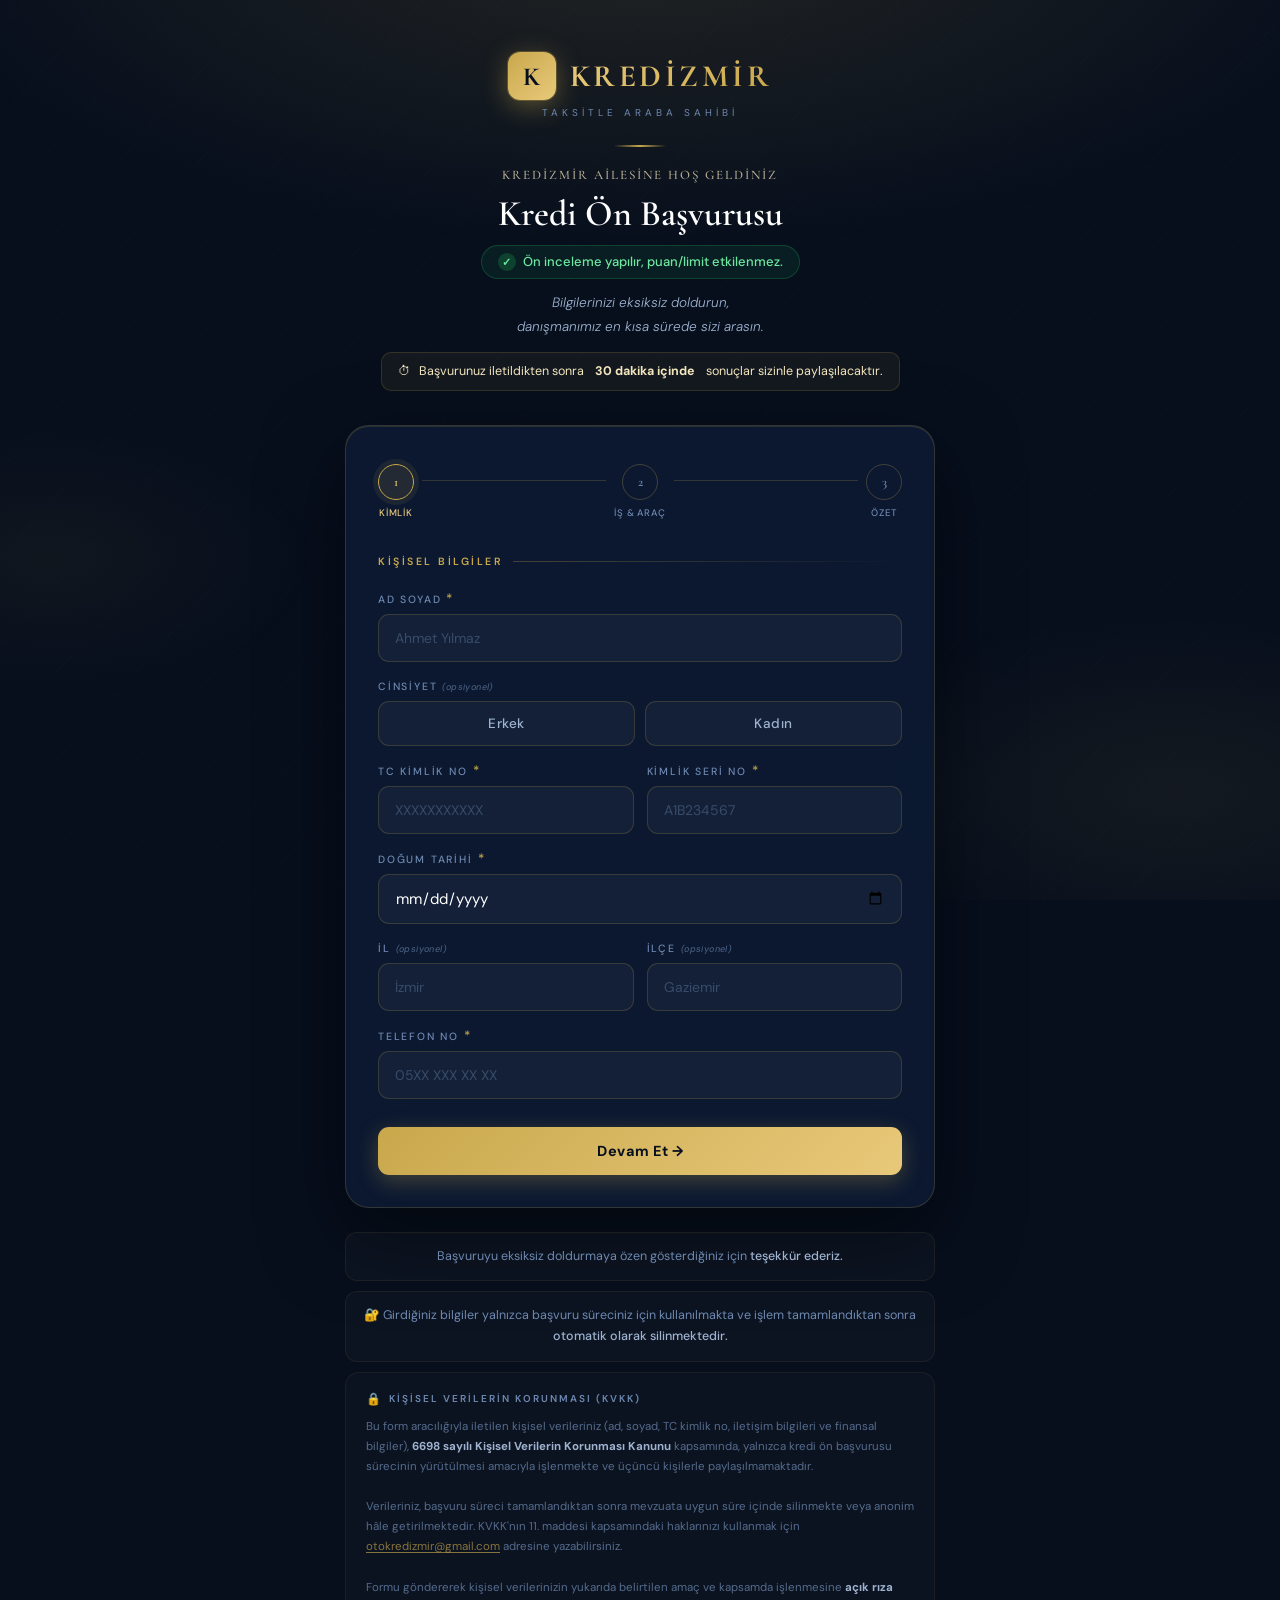
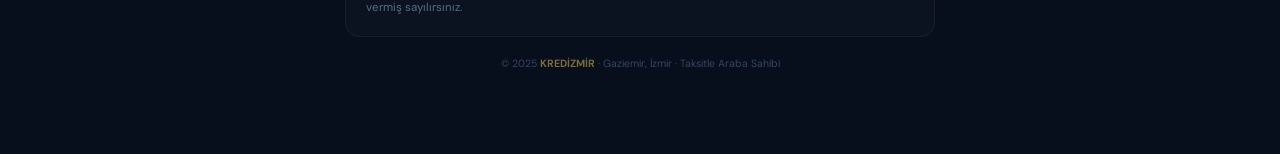
<file: on-basvuru.html>
<!DOCTYPE html>
<html lang="tr">
<head>
<meta charset="UTF-8">
<meta name="viewport" content="width=device-width, initial-scale=1.0">
<title>KREDİZMİR – Kredi Ön Başvurusu</title>
<link href="https://fonts.googleapis.com/css2?family=Cormorant+Garamond:wght@500;600;700&family=DM+Sans:ital,wght@0,300;0,400;0,500;0,600;1,300&display=swap" rel="stylesheet">
<style>
:root {
  --navy:      #070f1d;
  --navy-mid:  #0d1c35;
  --navy-card: rgba(13,28,53,0.82);
  --gold:      #c9a84c;
  --gold-lt:   #e8c97a;
  --gold-pale: #f5e8c0;
  --white:     #ffffff;
  --muted:     #6e88b0;
  --muted-lt:  #9fb3d0;
  --border:    rgba(201,168,76,0.20);
  --border-lt: rgba(201,168,76,0.10);
  --inp-bg:    rgba(255,255,255,0.035);
  --error:     #d95555;
}

*, *::before, *::after { box-sizing: border-box; margin: 0; padding: 0; }

body {
  background: var(--navy);
  color: var(--white);
  font-family: 'DM Sans', sans-serif;
  min-height: 100vh;
  display: flex; flex-direction: column; align-items: center;
  padding: 0 16px 80px;
  position: relative; overflow-x: hidden;
}

.bg-glow {
  position: fixed; inset: 0; z-index: 0; pointer-events: none;
  background:
    radial-gradient(ellipse 100% 60% at 50% -8%,  rgba(201,168,76,.14) 0%, transparent 60%),
    radial-gradient(ellipse 55%  38% at 92% 88%,  rgba(201,168,76,.07) 0%, transparent 55%),
    radial-gradient(ellipse 42%  32% at  4% 62%,  rgba(201,168,76,.05) 0%, transparent 50%);
}
.bg-lines {
  position: fixed; inset: 0; z-index: 0; pointer-events: none;
  background-image: repeating-linear-gradient(
    -48deg, transparent, transparent 58px,
    rgba(201,168,76,.016) 58px, rgba(201,168,76,.016) 59px
  );
}

.wrap { width: 100%; max-width: 590px; position: relative; z-index: 1; }

/* HEADER */
.hdr { text-align: center; padding: 52px 0 34px; animation: fadeDown .7s ease both; }
.logo-row { display: flex; align-items: center; justify-content: center; gap: 14px; margin-bottom: 6px; }
.emblem {
  width: 48px; height: 48px; border-radius: 12px;
  background: linear-gradient(138deg, var(--gold) 0%, var(--gold-lt) 100%);
  display: flex; align-items: center; justify-content: center;
  font-family: 'Cormorant Garamond', serif; font-size: 26px; font-weight: 700; color: var(--navy);
  box-shadow: 0 6px 26px rgba(201,168,76,.40), 0 0 0 1px rgba(201,168,76,.3);
}
.brand {
  font-family: 'Cormorant Garamond', serif;
  font-size: 31px; font-weight: 700; letter-spacing: 3.5px;
  background: linear-gradient(130deg, var(--gold-lt) 0%, var(--gold) 100%);
  -webkit-background-clip: text; -webkit-text-fill-color: transparent; background-clip: text;
}
.tagline { font-size: 10px; letter-spacing: 4px; color: var(--muted); text-transform: uppercase; margin-bottom: 26px; }
.divider { width: 52px; height: 1.5px; margin: 0 auto 20px; background: linear-gradient(90deg, transparent, var(--gold), transparent); }
.welcome-text {
  font-family: 'Cormorant Garamond', serif;
  font-size: 13px; font-weight: 500; letter-spacing: 2px;
  color: var(--gold-pale); opacity: .75; text-transform: uppercase; margin-bottom: 10px;
}
.hdr-title {
  font-family: 'Cormorant Garamond', serif;
  font-size: 36px; font-weight: 600; line-height: 1.18; margin-bottom: 10px;
}
.trust-badge {
  display: inline-flex; align-items: center; gap: 7px;
  background: rgba(37,211,102,.08); border: 1px solid rgba(37,211,102,.22);
  border-radius: 999px; padding: 7px 16px; margin-bottom: 12px;
  font-size: 13px; color: #6ee8a0; font-weight: 500;
}
.trust-badge::before {
  content: '✓'; width: 18px; height: 18px; border-radius: 50%;
  background: rgba(37,211,102,.2); display: flex; align-items: center;
  justify-content: center; font-size: 11px; font-weight: 700; flex-shrink: 0;
}
.hdr-sub { font-size: 13.5px; color: var(--muted-lt); line-height: 1.75; font-style: italic; font-weight: 300; }
.time-note {
  display: inline-flex; align-items: center; gap: 8px; margin-top: 14px;
  background: rgba(201,168,76,.07); border: 1px solid rgba(201,168,76,.18);
  border-radius: 10px; padding: 9px 16px;
  font-size: 12.5px; color: var(--gold-pale); line-height: 1.5;
}

/* KART */
.card {
  background: var(--navy-card); border: 1px solid var(--border); border-radius: 24px;
  padding: 38px 32px 32px; backdrop-filter: blur(28px);
  box-shadow: 0 28px 80px rgba(0,0,0,.50), inset 0 1px 0 rgba(201,168,76,.16);
  animation: fadeUp .7s .1s ease both;
}

/* ADIM */
.steps { display: flex; align-items: center; margin-bottom: 36px; }
.step  { display: flex; flex-direction: column; align-items: center; gap: 7px; }
.dot {
  width: 36px; height: 36px; border-radius: 50%;
  border: 1.5px solid rgba(201,168,76,.28); background: transparent;
  display: flex; align-items: center; justify-content: center;
  font-size: 13px; font-weight: 600; color: var(--muted); transition: all .38s;
  font-family: 'Cormorant Garamond', serif;
}
.dot.active { border-color: var(--gold); color: var(--gold-lt); background: rgba(201,168,76,.12); box-shadow: 0 0 0 5px rgba(201,168,76,.09); }
.dot.done   { border-color: var(--gold); background: linear-gradient(135deg,var(--gold),var(--gold-lt)); color: var(--navy); font-size: 0; box-shadow: 0 3px 12px rgba(201,168,76,.35); }
.dot.done::after { content: '✓'; font-size: 14px; font-family: sans-serif; }
.slabel { font-size: 9.5px; letter-spacing: .8px; color: var(--muted); text-transform: uppercase; white-space: nowrap; font-weight: 500; }
.step.active .slabel { color: var(--gold-lt); }
.sline { flex: 1; height: 1px; background: var(--border); margin: 0 8px 22px; }

/* FORM */
.panel { display: none; }
.panel.active { display: block; }
.ptitle {
  font-size: 10.5px; letter-spacing: 2.5px; color: var(--gold);
  text-transform: uppercase; font-weight: 600; margin-bottom: 24px;
  display: flex; align-items: center; gap: 10px;
}
.ptitle::after { content:''; flex:1; height:1px; background: linear-gradient(90deg, rgba(201,168,76,.3), transparent); }

.field { margin-bottom: 18px; }
.field label {
  display: flex; align-items: baseline; gap: 5px;
  font-size: 10.5px; letter-spacing: 1.8px; text-transform: uppercase;
  color: var(--muted); margin-bottom: 8px; font-weight: 500;
}
.req { color: var(--gold); font-size: 13px; line-height: 1; }
.opt { font-size: 9px; letter-spacing: .4px; color: var(--muted); opacity:.6; text-transform:lowercase; font-style:italic; }

input, select {
  width: 100%; background: var(--inp-bg); border: 1px solid var(--border);
  border-radius: 11px; padding: 13px 16px;
  font-size: 15px; font-family: 'DM Sans', sans-serif; color: var(--white);
  outline: none; transition: border-color .28s, box-shadow .28s, background .28s;
  -webkit-appearance: none; appearance: none;
}
input::placeholder { color: rgba(110,136,176,.42); font-size: 14px; }
input:focus, select:focus { border-color: rgba(201,168,76,.6); background: rgba(201,168,76,.04); box-shadow: 0 0 0 3px rgba(201,168,76,.09); }
input.err, select.err { border-color: var(--error); box-shadow: 0 0 0 3px rgba(217,85,85,.1); }

.sel-wrap { position: relative; }
.sel-wrap::after { content: '▾'; position: absolute; right: 15px; top: 50%; transform: translateY(-50%); color: var(--muted); font-size: 13px; pointer-events: none; }
select { padding-right: 36px; cursor: pointer; }
select option { background: var(--navy-mid); color: var(--white); }

.gender-row { display: flex; gap: 10px; }
.gender-btn {
  flex: 1; padding: 13px 10px; border: 1px solid var(--border); border-radius: 11px;
  background: var(--inp-bg); color: var(--muted-lt);
  font-size: 13.5px; font-family: 'DM Sans', sans-serif; font-weight: 500;
  cursor: pointer; text-align: center; transition: all .25s; letter-spacing: .5px;
}
.gender-btn.sel { border-color: rgba(201,168,76,.6); background: rgba(201,168,76,.1); color: var(--gold-lt); font-weight: 600; }

/* Başvuru tipi */
.basvuru-tipi { display: flex; flex-direction: column; gap: 10px; }
.tip-btn {
  width: 100%; padding: 16px 18px; border: 1.5px solid var(--border); border-radius: 13px;
  background: var(--inp-bg); color: var(--white);
  font-family: 'DM Sans', sans-serif; cursor: pointer;
  text-align: left; transition: all .28s;
  display: flex; align-items: center; gap: 14px;
}
.tip-icon { width: 40px; height: 40px; border-radius: 10px; flex-shrink: 0; background: rgba(201,168,76,.1); border: 1px solid rgba(201,168,76,.2); display: flex; align-items: center; justify-content: center; font-size: 18px; transition: all .28s; }
.tip-text { flex: 1; text-align: left; }
.tip-name { font-size: 14.5px; font-weight: 600; color: var(--white); margin-bottom: 2px; display: block; }
.tip-desc { font-size: 11.5px; color: var(--muted); font-weight: 400; }
.tip-check { width: 22px; height: 22px; border-radius: 50%; border: 1.5px solid var(--border); flex-shrink: 0; display: flex; align-items: center; justify-content: center; font-size: 11px; color: transparent; transition: all .25s; }
.tip-btn.sel { border-color: var(--gold); background: rgba(201,168,76,.07); box-shadow: 0 0 0 3px rgba(201,168,76,.1); }
.tip-btn.sel .tip-icon { background: rgba(201,168,76,.2); }
.tip-btn.sel .tip-name { color: var(--gold-lt); }
.tip-btn.sel .tip-check { border-color: var(--gold); background: var(--gold); color: var(--navy); }

.row2 { display: grid; grid-template-columns: 1fr 1fr; gap: 13px; }

/* BUTONLAR */
.brow { display: flex; gap: 10px; margin-top: 28px; }
.btn-back {
  flex: 0 0 auto; padding: 14px 20px; border: 1px solid var(--border); border-radius: 11px;
  background: transparent; color: var(--muted);
  font-size: 14px; font-family: 'DM Sans', sans-serif; font-weight: 500; cursor: pointer; transition: all .28s;
}
.btn-back:hover { border-color: var(--gold); color: var(--gold-lt); }
.btn-next, .btn-send {
  flex: 1; padding: 15px 20px; border: none; border-radius: 11px;
  background: linear-gradient(135deg, var(--gold) 0%, var(--gold-lt) 100%);
  color: var(--navy); font-size: 14.5px; font-weight: 700;
  font-family: 'DM Sans', sans-serif; cursor: pointer; letter-spacing: .5px;
  transition: all .28s; box-shadow: 0 6px 22px rgba(201,168,76,.30);
}
.btn-next:hover, .btn-send:hover { transform: translateY(-1px); box-shadow: 0 10px 32px rgba(201,168,76,.44); }
.btn-send:disabled { opacity: .6; cursor: not-allowed; transform: none; }

/* Yükleniyor */
.spinner {
  display: inline-block; width: 16px; height: 16px;
  border: 2px solid rgba(8,17,29,.3); border-top-color: var(--navy);
  border-radius: 50%; animation: spin .7s linear infinite; vertical-align: middle; margin-right: 6px;
}
@keyframes spin { to { transform: rotate(360deg); } }

/* ÖZET */
.sum-grid { display: grid; gap: 7px; }
.sum-row {
  display: flex; justify-content: space-between; align-items: center;
  padding: 10px 15px; background: rgba(255,255,255,.035);
  border: 1px solid var(--border-lt); border-radius: 9px;
}
.sum-lbl { font-size: 10px; letter-spacing: 1.2px; text-transform: uppercase; color: var(--muted); flex-shrink: 0; }
.sum-val { font-size: 13.5px; font-weight: 600; text-align: right; max-width: 62%; word-break: break-word; }
.sum-note {
  margin-top: 15px; padding: 14px 16px;
  background: rgba(201,168,76,.07); border: 1px solid rgba(201,168,76,.18);
  border-radius: 11px; font-size: 13px; color: var(--gold-pale); line-height: 1.7; text-align: center;
}

/* BAŞARI */
.success { display: none; text-align: center; padding: 18px 0; animation: fadeUp .5s ease both; }
.s-icon {
  width: 76px; height: 76px; border-radius: 50%;
  background: linear-gradient(135deg, var(--gold), var(--gold-lt));
  display: flex; align-items: center; justify-content: center;
  font-size: 34px; margin: 0 auto 22px;
  box-shadow: 0 8px 34px rgba(201,168,76,.44);
  animation: pop .5s .12s cubic-bezier(.175,.885,.32,1.275) both;
}
.s-title { font-family: 'Cormorant Garamond', serif; font-size: 28px; font-weight: 600; margin-bottom: 10px; }
.s-sub { font-size: 14px; color: var(--muted-lt); line-height: 1.8; margin-bottom: 6px; font-weight: 400; }
.s-warn { font-size: 13px; color: #f0a060; margin-bottom: 26px; font-weight: 500; }

/* Çift gönderim durumu */
.dual-send {
  display: flex; flex-direction: column; gap: 12px; align-items: center; margin-top: 4px;
}
.send-status {
  display: flex; align-items: center; gap: 10px;
  width: 100%; max-width: 320px;
  padding: 11px 16px; border-radius: 10px;
  font-size: 13px; font-weight: 500;
}
.send-status.mail  { background: rgba(201,168,76,.08);  border: 1px solid rgba(201,168,76,.2);  color: var(--gold-pale); }
.send-status.wa    { background: rgba(37,211,102,.08);   border: 1px solid rgba(37,211,102,.22); color: #6ee8a0; }
.send-status .ico  { font-size: 18px; }

.btn-wa {
  display: inline-flex; align-items: center; gap: 11px;
  padding: 16px 30px; border-radius: 12px;
  background: #25d366; color: #fff;
  font-size: 15px; font-weight: 700; font-family: 'DM Sans', sans-serif;
  text-decoration: none; transition: all .28s;
  box-shadow: 0 6px 22px rgba(37,211,102,.35); margin-top: 8px;
}
.btn-wa:hover { transform: translateY(-2px); box-shadow: 0 10px 30px rgba(37,211,102,.5); }
.btn-wa svg { width: 22px; height: 22px; fill: #fff; flex-shrink: 0; }

/* ALT */
.bottom-notes { margin-top: 24px; display: flex; flex-direction: column; gap: 10px; animation: fadeUp .7s .22s ease both; }
.note-box {
  background: rgba(255,255,255,.022); border: 1px solid rgba(201,168,76,.09);
  border-radius: 12px; padding: 13px 18px;
  font-size: 12.5px; color: var(--muted); line-height: 1.7; text-align: center;
}
.note-box strong { color: var(--muted-lt); font-weight: 500; }

.kvk-box { margin-top: 10px; background: rgba(255,255,255,.018); border: 1px solid rgba(201,168,76,.08); border-radius: 14px; padding: 18px 20px; animation: fadeUp .7s .3s ease both; }
.kvk-title { font-size: 10px; letter-spacing: 2px; color: var(--muted); text-transform: uppercase; font-weight: 600; margin-bottom: 10px; display: flex; align-items: center; gap: 6px; }
.kvk-title::before { content: '🔒'; font-size: 12px; }
.kvk-text { font-size: 11.5px; color: rgba(110,136,176,.75); line-height: 1.75; }
.kvk-text a { color: rgba(201,168,76,.65); text-decoration: underline; text-underline-offset: 2px; }

.footer { text-align: center; margin-top: 18px; font-size: 10.5px; color: rgba(110,136,176,.45); line-height: 1.8; animation: fadeUp .7s .35s ease both; }
.footer strong { color: rgba(201,168,76,.6); }

/* Hata mesajı */
.form-error { margin-top: 12px; padding: 12px 16px; background: rgba(217,85,85,.1); border: 1px solid rgba(217,85,85,.3); border-radius: 10px; font-size: 13px; color: #f08080; text-align: center; display: none; }

@keyframes fadeDown { from { opacity:0; transform:translateY(-20px); } to { opacity:1; transform:translateY(0); } }
@keyframes fadeUp   { from { opacity:0; transform:translateY(15px);  } to { opacity:1; transform:translateY(0); } }
@keyframes pop      { from { transform:scale(0); opacity:0; }         to { transform:scale(1); opacity:1; } }

@media (max-width:500px) {
  .card { padding:26px 18px 24px; }
  .hdr-title { font-size:30px; }
  .row2 { grid-template-columns:1fr; }
  .brand { font-size:27px; }
  .dual-send { align-items: stretch; }
  .send-status { max-width: 100%; }
}
</style>
</head>
<body>

<div class="bg-glow"></div>
<div class="bg-lines"></div>

<div class="wrap">

  <div class="hdr">
    <div class="logo-row">
      <div class="emblem">K</div>
      <div class="brand">KREDİZMİR</div>
    </div>
    <div class="tagline">Taksitle Araba Sahibi</div>
    <div class="divider"></div>
    <div class="welcome-text">KREDİZMİR Ailesine Hoş Geldiniz</div>
    <div class="hdr-title">Kredi Ön Başvurusu</div>
    <div class="trust-badge">Ön inceleme yapılır, puan/limit etkilenmez.</div>
    <div class="hdr-sub">Bilgilerinizi eksiksiz doldurun,<br>danışmanımız en kısa sürede sizi arasın.</div>
    <div class="time-note">
      <span>⏱</span>
      Başvurunuz iletildikten sonra <strong>&nbsp;30 dakika içinde&nbsp;</strong> sonuçlar sizinle paylaşılacaktır.
    </div>
  </div>

  <div class="card" id="mainCard">

    <div class="steps" id="stepsBar">
      <div class="step active" id="st1"><div class="dot active" id="d1">1</div><div class="slabel">Kimlik</div></div>
      <div class="sline"></div>
      <div class="step" id="st2"><div class="dot" id="d2">2</div><div class="slabel">İş & Araç</div></div>
      <div class="sline"></div>
      <div class="step" id="st3"><div class="dot" id="d3">3</div><div class="slabel">Özet</div></div>
    </div>

    <!-- PANEL 1 -->
    <div class="panel active" id="p1">
      <div class="ptitle">Kişisel Bilgiler</div>

      <div class="field">
        <label>Ad Soyad <span class="req">*</span></label>
        <input id="adSoyad" type="text" placeholder="Ahmet Yılmaz" autocomplete="name">
      </div>

      <div class="field">
        <label>Cinsiyet <span class="opt">(opsiyonel)</span></label>
        <div class="gender-row">
          <button type="button" class="gender-btn" onclick="setGender('Erkek',this)">Erkek</button>
          <button type="button" class="gender-btn" onclick="setGender('Kadın',this)">Kadın</button>
        </div>
      </div>

      <div class="row2">
        <div class="field">
          <label>TC Kimlik No <span class="req">*</span></label>
          <input id="tcKimlik" type="text" placeholder="XXXXXXXXXXX" maxlength="11" inputmode="numeric">
        </div>
        <div class="field">
          <label>Kimlik Seri No <span class="req">*</span></label>
          <input id="kimlikSeri" type="text" placeholder="A1B234567">
        </div>
      </div>

      <div class="field">
        <label>Doğum Tarihi <span class="req">*</span></label>
        <input id="dogumTarihi" type="date">
      </div>

      <div class="row2">
        <div class="field">
          <label>İl <span class="opt">(opsiyonel)</span></label>
          <input id="il" type="text" placeholder="İzmir">
        </div>
        <div class="field">
          <label>İlçe <span class="opt">(opsiyonel)</span></label>
          <input id="ilce" type="text" placeholder="Gaziemir">
        </div>
      </div>

      <div class="field">
        <label>Telefon No <span class="req">*</span></label>
        <input id="telefon" type="tel" placeholder="05XX XXX XX XX" maxlength="11" inputmode="numeric">
      </div>

      <div class="brow">
        <button type="button" class="btn-next" onclick="goTo(2)">Devam Et →</button>
      </div>
    </div>

    <!-- PANEL 2 -->
    <div class="panel" id="p2">
      <div class="ptitle">İş & Araç Bilgileri</div>

      <div class="field">
        <label>Başvuru Tipi <span class="req">*</span></label>
        <div class="basvuru-tipi">
          <button type="button" class="tip-btn" onclick="setTip('Bireysel Başvuru',this)">
            <div class="tip-icon">👤</div>
            <div class="tip-text">
              <span class="tip-name">Bireysel Başvuru</span>
              <span class="tip-desc">SGK'lı çalışan, memur, emekli veya serbest meslek</span>
            </div>
            <div class="tip-check">✓</div>
          </button>
          <button type="button" class="tip-btn" onclick="setTip('Vergi Levhalı Başvuru',this)">
            <div class="tip-icon">🧾</div>
            <div class="tip-text">
              <span class="tip-name">Vergi Levhalı Başvuru</span>
              <span class="tip-desc">Esnaf, tüccar veya vergi kaydı olan işletme sahibi</span>
            </div>
            <div class="tip-check">✓</div>
          </button>
        </div>
      </div>

      <div class="field">
        <label>Çalışma Durumu <span class="req">*</span></label>
        <div class="sel-wrap">
          <select id="calisma">
            <option value="">Seçiniz…</option>
            <option>SGK'lı Çalışan</option>
            <option>Özel Sektör</option>
            <option>Esnaf</option>
            <option>Tüccar</option>
            <option>Memur</option>
            <option>Emekli</option>
            <option>Serbest Meslek</option>
            <option>Diğer</option>
          </select>
        </div>
      </div>

      <div class="row2">
        <div class="field">
          <label>Meslek <span class="req">*</span></label>
          <input id="meslek" type="text" placeholder="Muhasebeci, Mühendis…">
        </div>
        <div class="field">
          <label>İş Yeri Adı <span class="opt">(opsiyonel)</span></label>
          <input id="isYeri" type="text" placeholder="ABC Ltd.">
        </div>
      </div>

      <div class="field">
        <label>İlan Numarası / Ruhsat <span class="opt">(opsiyonel)</span></label>
        <input id="ilanNo" type="text" placeholder="Sahibinden ilan no veya ruhsat no">
      </div>

      <div class="row2">
        <div class="field">
          <label>İstenen Kredi Miktarı <span class="opt">(opsiyonel)</span></label>
          <input id="krediMiktar" type="text" placeholder="500.000" inputmode="numeric">
        </div>
        <div class="field">
          <label>Peşinat <span class="opt">(opsiyonel)</span></label>
          <input id="pesinat" type="text" placeholder="150.000" inputmode="numeric">
        </div>
      </div>

      <div class="brow">
        <button type="button" class="btn-back" onclick="goTo(1)">← Geri</button>
        <button type="button" class="btn-next" onclick="goTo(3)">Özete Git →</button>
      </div>
    </div>

    <!-- PANEL 3: ÖZET -->
    <div class="panel" id="p3">
      <div class="ptitle">Başvuru Özeti</div>
      <div class="sum-grid" id="sumGrid"></div>
      <div class="sum-note">
        Bilgileri kontrol edin. <strong>Gönder</strong>'e basınca hem e-posta hem WhatsApp'a iletilecek.
      </div>
      <div class="form-error" id="formError">Bir hata oluştu. Lütfen tekrar deneyin.</div>
      <a href="kredizmir-kkb/kkb-formu.html" target="_blank" style="display:block;text-decoration:none;margin:14px 0;">
        <div style="background:linear-gradient(135deg,#0d1e2e,#0a2540);border:1.5px solid #C8A23A;border-radius:12px;padding:16px 18px;display:flex;align-items:center;gap:14px;box-shadow:0 4px 18px rgba(200,162,58,.18);">
          <div style="font-size:32px;flex-shrink:0;line-height:1;">🤖</div>
          <div style="flex:1;">
            <div style="font-size:13px;font-weight:700;color:#fff;line-height:1.5;margin-bottom:4px;">
              6 soruluk anketimize katılarak tahmini KKB puanınızı
              <span style="color:#C8A23A;">yapay zeka desteği</span> ile öğrenebilirsiniz.
            </div>
            <div style="display:inline-block;background:#C8A23A;color:#08264A;font-size:11px;font-weight:700;border-radius:20px;padding:4px 14px;letter-spacing:.3px;">
              Ankete Katıl →
            </div>
          </div>
        </div>
      </a>
      <div class="brow">
        <button type="button" class="btn-back" onclick="goTo(2)">← Geri</button>
        <button type="button" class="btn-send" id="btnSend" onclick="submitForm()">✓ Gönder</button>
      </div>
    </div>

    <!-- BAŞARI -->
    <div class="success" id="successScreen">
      <div class="s-icon">✉</div>
      <div class="s-title">Mesajınız Hazırlandı!</div>
      <div class="s-sub">E-posta danışmanımıza ulaştı.<br>Şimdi WhatsApp'ta göndererek başvurunuzu tamamlayın.</div>
      <div class="s-warn">⚠ Aşağıdaki butona basmadan başvurunuz tamamlanmaz.</div>

      <div class="dual-send">
        <div class="send-status mail"><span class="ico">✉</span> E-posta gönderildi — otokredizmir@gmail.com</div>
        <div class="send-status wa"><span class="ico">💬</span> WhatsApp mesajı hazır — göndermek için tıklayın</div>
      </div>

      <a id="waLink" class="btn-wa" href="#" target="_blank" onclick="setTimeout(gosterKkbModal,1200)">
        <svg viewBox="0 0 24 24" xmlns="http://www.w3.org/2000/svg">
          <path d="M17.472 14.382c-.297-.149-1.758-.867-2.03-.967-.273-.099-.471-.148-.67.15-.197.297-.767.966-.94 1.164-.173.199-.347.223-.644.075-.297-.15-1.255-.463-2.39-1.475-.883-.788-1.48-1.761-1.653-2.059-.173-.297-.018-.458.13-.606.134-.133.298-.347.446-.52.149-.174.198-.298.298-.497.099-.198.05-.371-.025-.52-.075-.149-.669-1.612-.916-2.207-.242-.579-.487-.5-.669-.51-.173-.008-.371-.01-.57-.01-.198 0-.52.074-.792.372-.272.297-1.04 1.016-1.04 2.479 0 1.462 1.065 2.875 1.213 3.074.149.198 2.096 3.2 5.077 4.487.709.306 1.262.489 1.694.625.712.227 1.36.195 1.871.118.571-.085 1.758-.719 2.006-1.413.248-.694.248-1.289.173-1.413-.074-.124-.272-.198-.57-.347m-5.421 7.403h-.004a9.87 9.87 0 01-5.031-1.378l-.361-.214-3.741.982.998-3.648-.235-.374a9.86 9.86 0 01-1.51-5.26c.001-5.45 4.436-9.884 9.888-9.884 2.64 0 5.122 1.03 6.988 2.898a9.825 9.825 0 012.893 6.994c-.003 5.45-4.437 9.884-9.885 9.884m8.413-18.297A11.815 11.815 0 0012.05 0C5.495 0 .16 5.335.157 11.892c0 2.096.547 4.142 1.588 5.945L.057 24l6.305-1.654a11.882 11.882 0 005.683 1.448h.005c6.554 0 11.89-5.335 11.893-11.893a11.821 11.821 0 00-3.48-8.413z"/>
        </svg>
        WhatsApp'ta Gönder
      </a>

      <!-- KKB Anket Bilgilendirmesi -->
      <a href="kredizmir-kkb/kkb-formu.html" target="_blank" style="display:block;text-decoration:none;margin-top:18px;">
        <div style="background:linear-gradient(135deg,#0d1e2e,#0a2540);border:1.5px solid #C8A23A;border-radius:12px;padding:14px 16px;display:flex;align-items:center;gap:12px;box-shadow:0 4px 18px rgba(200,162,58,.18);">
          <div style="font-size:28px;flex-shrink:0;line-height:1;">🤖</div>
          <div style="flex:1;">
            <div style="font-size:12px;font-weight:700;color:#fff;line-height:1.5;margin-bottom:5px;">
              6 soruluk anketimize katılarak tahmini KKB puanınızı
              <span style="color:#C8A23A;">yapay zeka desteği</span> ile öğrenebilirsiniz.
            </div>
            <div style="display:inline-block;background:#C8A23A;color:#08264A;font-size:11px;font-weight:700;border-radius:20px;padding:3px 12px;">
              Ankete Katıl →
            </div>
          </div>
        </div>
      </a>

      <!-- Geri dönüş hatırlatması -->
      <div style="margin-top:12px;background:#0a1a28;border:1px dashed #2a4a6a;border-radius:8px;padding:12px 14px;font-size:11px;color:#7a9ab8;line-height:1.7;text-align:center;">
        📌 <strong style="color:#e0eaf4;">WhatsApp'tan başvuruyu ilettikten sonra</strong> tekrar bu sayfaya dönerek
        <em style="color:#C8A23A;">"size kredi çıkar mı?"</em> anketimize katılabilirsiniz.<br>
        <span style="color:#5a8aaa;">6 soruluk anket için bu sayfaya dönmeyi unutmayınız.</span>
      </div>

    </div>

  </div><!-- /card -->

  <div class="bottom-notes" id="bottomNotes">
    <div class="note-box">Başvuruyu eksiksiz doldurmaya özen gösterdiğiniz için <strong>teşekkür ederiz.</strong></div>
    <div class="note-box">🔐 Girdiğiniz bilgiler yalnızca başvuru süreciniz için kullanılmakta ve işlem tamamlandıktan sonra <strong>otomatik olarak silinmektedir.</strong></div>
  </div>

  <div class="kvk-box" id="kvkBox">
    <div class="kvk-title">Kişisel Verilerin Korunması (KVKK)</div>
    <div class="kvk-text">
      Bu form aracılığıyla iletilen kişisel verileriniz (ad, soyad, TC kimlik no, iletişim bilgileri ve finansal bilgiler),
      <strong style="color:var(--muted-lt)">6698 sayılı Kişisel Verilerin Korunması Kanunu</strong> kapsamında,
      yalnızca kredi ön başvurusu sürecinin yürütülmesi amacıyla işlenmekte ve üçüncü kişilerle paylaşılmamaktadır.<br><br>
      Verileriniz, başvuru süreci tamamlandıktan sonra mevzuata uygun süre içinde silinmekte veya anonim hâle getirilmektedir.
      KVKK'nın 11. maddesi kapsamındaki haklarınızı kullanmak için
      <a href="mailto:otokredizmir@gmail.com">otokredizmir@gmail.com</a> adresine yazabilirsiniz.<br><br>
      Formu göndererek kişisel verilerinizin yukarıda belirtilen amaç ve kapsamda işlenmesine <strong style="color:var(--muted-lt)">açık rıza</strong> vermiş sayılırsınız.
    </div>
  </div>

  <div class="footer">© 2025 <strong>KREDİZMİR</strong> · Gaziemir, İzmir · Taksitle Araba Sahibi</div>

  <!-- KKB Anketi Modal -->
  <div id="kkbModal" style="display:none;position:fixed;inset:0;background:rgba(0,0,0,.65);z-index:9999;align-items:center;justify-content:center;padding:20px;">
    <div style="background:#0f1e2e;border:1px solid #1e3a55;border-radius:16px;max-width:360px;width:100%;padding:28px 24px;text-align:center;box-shadow:0 20px 60px rgba(0,0,0,.6);animation:fadeUp .35s ease both;">
      <div style="font-size:36px;margin-bottom:12px;">📊</div>
      <div style="font-size:16px;font-weight:700;color:#e0eaf4;margin-bottom:10px;line-height:1.4;">Tahmini KKB Notunuzu Öğrenin</div>
      <div style="font-size:13px;color:#7a9ab8;line-height:1.65;margin-bottom:24px;">
        Kısa bir ankete katılarak tahmini KKB notunuzu öğrenebilirsiniz.
      </div>
      <a href="kredizmir-kkb/kkb-formu.html" target="_blank"
         style="display:block;background:#C8A23A;color:#08264A;font-weight:700;font-size:14px;border-radius:10px;padding:13px;text-decoration:none;margin-bottom:10px;"
         onclick="kapatKkbModal()">
        ✅ Katılmak istiyorum
      </a>
      <button onclick="kapatKkbModal()"
        style="display:block;width:100%;background:transparent;border:1px solid #1e3a55;color:#5a7a9a;font-size:13px;border-radius:10px;padding:12px;cursor:pointer;font-family:inherit;">
        İstemiyorum
      </button>
    </div>
  </div>

  <script>
  function gosterKkbModal(){
    var m=document.getElementById('kkbModal');
    m.style.display='flex';
  }
  function kapatKkbModal(){
    document.getElementById('kkbModal').style.display='none';
  }
  document.getElementById('kkbModal').addEventListener('click',function(e){
    if(e.target===this) kapatKkbModal();
  });
  </script>

</div>

<script>
(function(){try{var s=sessionStorage.getItem("panelGiris");if(s&&s!=="1"){var k=JSON.parse(s);if(k&&k.kullanici){var l=JSON.parse(localStorage.getItem("kredizmir_aktivite")||"[]");l.unshift({zaman:new Date().toISOString(),kullanici:k.kullanici,ad:k.ad,olay:"sayfa",sayfa:"Başvuru Formu"});if(l.length>200)l=l.slice(0,200);localStorage.setItem("kredizmir_aktivite",JSON.stringify(l));}}}catch(e){}})();
const FORMSPREE = 'https://formspree.io/f/xbdpjavp';
const WA_NUM    = '905307258789';

const $ = id => document.getElementById(id);
const v  = id => ($(id)?.value ?? '').trim();

let curStep    = 1;
let gender     = '';
let basvuruTip = '';

function numFmt(str) {
  const n = parseInt((str||'').replace(/\D/g,''));
  return isNaN(n) ? '' : '₺\u202f' + n.toLocaleString('tr-TR');
}
function dateFmt(iso) {
  if (!iso) return '';
  const [y,m,g] = iso.split('-');
  return `${g}.${m}.${y}`;
}

function setGender(val, btn) {
  gender = val;
  document.querySelectorAll('.gender-btn').forEach(b => b.classList.remove('sel'));
  btn.classList.add('sel');
}

function setTip(val, btn) {
  basvuruTip = val;
  document.querySelectorAll('.tip-btn').forEach(b => b.classList.remove('sel'));
  btn.classList.add('sel');
}

function markErr(id) {
  const el = $(id); if (!el) return;
  el.classList.add('err');
  el.addEventListener('input',  () => el.classList.remove('err'), { once: true });
  el.addEventListener('change', () => el.classList.remove('err'), { once: true });
}

function validate(s) {
  let ok = true;
  if (s === 1) {
    if (v('adSoyad').length < 3)                         { markErr('adSoyad');     ok = false; }
    if (!/^[1-9][0-9]{10}$/.test(v('tcKimlik')))          { markErr('tcKimlik');    ok = false; }
    if (v('kimlikSeri').length < 3)                      { markErr('kimlikSeri');  ok = false; }
    if (!v('dogumTarihi'))                                 { markErr('dogumTarihi'); ok = false; }
    if (!/^0[5][0-9]{9}$/.test(v('telefon')))             { markErr('telefon');     ok = false; }
  }
  if (s === 2) {
    if (!basvuruTip) {
      document.querySelectorAll('.tip-btn').forEach(b => {
        b.style.borderColor = 'var(--error)';
        setTimeout(() => b.style.borderColor = '', 1800);
      });
      ok = false;
    }
    if (!v('calisma')) { markErr('calisma'); ok = false; }
    if (v('meslek').length < 2) { markErr('meslek'); ok = false; }
  }
  return ok;
}

function goTo(next) {
  if (next > curStep && !validate(curStep)) return;
  curStep = next;
  [1,2,3].forEach(i => {
    $('p'+i).classList.toggle('active', i === curStep);
    const dot = $('d'+i), st = $('st'+i);
    if      (i < curStep) { dot.className = 'dot done';   dot.textContent = ''; }
    else if (i === curStep){ dot.className = 'dot active'; dot.textContent = i; }
    else                  { dot.className = 'dot';         dot.textContent = i; }
    st.classList.toggle('active', i === curStep);
  });
  if (curStep === 3) buildSummary();
  window.scrollTo({ top: 0, behavior: 'smooth' });
}

const FIELDS = [
  { lbl:'Ad Soyad',        fn:()=> v('adSoyad') },
  { lbl:'Cinsiyet',        fn:()=> gender },
  { lbl:'TC Kimlik',       fn:()=> { const t=v('tcKimlik'); return t?t.slice(0,3)+'****'+t.slice(-4):''; } },
  { lbl:'Kimlik Seri No',  fn:()=> v('kimlikSeri') },
  { lbl:'Doğum Tarihi',    fn:()=> dateFmt(v('dogumTarihi')) },
  { lbl:'İl / İlçe',      fn:()=> [v('il'),v('ilce')].filter(Boolean).join(' / ') },
  { lbl:'Telefon',         fn:()=> v('telefon') },
  { lbl:'Başvuru Tipi',   fn:()=> basvuruTip },
  { lbl:'Çalışma',        fn:()=> v('calisma') },
  { lbl:'Meslek',          fn:()=> v('meslek') },
  { lbl:'İş Yeri',        fn:()=> v('isYeri') },
  { lbl:'İlan / Ruhsat',  fn:()=> v('ilanNo') },
  { lbl:'Kredi Miktarı',  fn:()=> numFmt(v('krediMiktar')) },
  { lbl:'Peşinat',        fn:()=> numFmt(v('pesinat')) },
];

function buildSummary() {
  $('sumGrid').innerHTML = FIELDS.map(f => {
    const val = f.fn(); if (!val) return '';
    return `<div class="sum-row"><span class="sum-lbl">${f.lbl}</span><span class="sum-val">${val}</span></div>`;
  }).join('');
}

/* WhatsApp mesaj metni */
function buildWAText() {
  return [
    `🚗 *KREDİZMİR – Kredi Ön Başvurusu*`, ``,
    `*Ad Soyad:* ${v('adSoyad')}`,
    gender              ? `*Cinsiyet:* ${gender}` : '',
    `*TC Kimlik:* ${v('tcKimlik')}`,
    `*Kimlik Seri No:* ${v('kimlikSeri')}`,
    `*Doğum Tarihi:* ${dateFmt(v('dogumTarihi'))}`,
    (v('il')||v('ilce'))? `*İkametgah:* ${[v('il'),v('ilce')].filter(Boolean).join(' / ')}` : '',
    `*Telefon:* ${v('telefon')}`, ``,
    `*Başvuru Tipi:* ${basvuruTip}`,
    `*Çalışma Durumu:* ${v('calisma')}`,
    `*Meslek:* ${v('meslek')}`,
    v('isYeri')         ? `*İş Yeri:* ${v('isYeri')}`                    : '',
    v('ilanNo')         ? `*İlan / Ruhsat:* ${v('ilanNo')}`               : '',
    v('krediMiktar')    ? `*İstenen Miktar:* ${numFmt(v('krediMiktar'))}` : '',
    v('pesinat')        ? `*Peşinat:* ${numFmt(v('pesinat'))}`            : '', ``,
    `📅 ${new Date().toLocaleDateString('tr-TR',{day:'2-digit',month:'long',year:'numeric',hour:'2-digit',minute:'2-digit'})}`,
  ].filter(l => l !== '').join('\n');
}

/* Formspree payload */
function buildPayload() {
  return {
    'Ad Soyad':         v('adSoyad'),
    'Cinsiyet':         gender || '—',
    'TC Kimlik No':     v('tcKimlik'),
    'Kimlik Seri No':   v('kimlikSeri'),
    'Doğum Tarihi':     dateFmt(v('dogumTarihi')),
    'İl':               v('il')  || '—',
    'İlçe':             v('ilce') || '—',
    'Telefon':          v('telefon'),
    'Başvuru Tipi':     basvuruTip,
    'Çalışma Durumu':   v('calisma'),
    'Meslek':           v('meslek'),
    'İş Yeri':          v('isYeri')      || '—',
    'İlan / Ruhsat':    v('ilanNo')      || '—',
    'Kredi Miktarı':    numFmt(v('krediMiktar')) || '—',
    'Peşinat':          numFmt(v('pesinat'))     || '—',
    '_subject':         `KREDİZMİR Ön Başvuru – ${v('adSoyad')}`,
  };
}

async function submitForm() {
  const btn = $('btnSend');
  const errBox = $('formError');

  // Yükleniyor
  btn.disabled = true;
  btn.innerHTML = '<span class="spinner"></span> Gönderiliyor…';
  errBox.style.display = 'none';

  try {
    const res = await fetch(FORMSPREE, {
      method:  'POST',
      headers: { 'Content-Type': 'application/json', 'Accept': 'application/json' },
      body:    JSON.stringify(buildPayload()),
    });

    if (!res.ok) throw new Error('Formspree hatası');

    // Başarı — ekranı değiştir
    const waUrl = `https://wa.me/${WA_NUM}?text=${encodeURIComponent(buildWAText())}`;
    $('waLink').href = waUrl;

    [1,2,3].forEach(i => $('p'+i).classList.remove('active'));
    $('stepsBar').style.display      = 'none';
    $('successScreen').style.display = 'block';
    $('bottomNotes').style.display   = 'none';
    $('kvkBox').style.display        = 'none';

    setTimeout(() => window.open(waUrl, '_blank'), 600);

  } catch (e) {
    btn.disabled = false;
    btn.innerHTML = '✓ Gönder';
    errBox.style.display = 'block';
  }
}

/* Maskeler */
['telefon','tcKimlik'].forEach(id => {
  $(id)?.addEventListener('input', e => { e.target.value = e.target.value.replace(/\D/g,''); });
});
['krediMiktar','pesinat'].forEach(id => {
  $(id)?.addEventListener('input', e => {
    const raw = e.target.value.replace(/\D/g,'');
    e.target.value = raw ? parseInt(raw).toLocaleString('tr-TR') : '';
  });
});
</script>
</body>
</html>
</file>
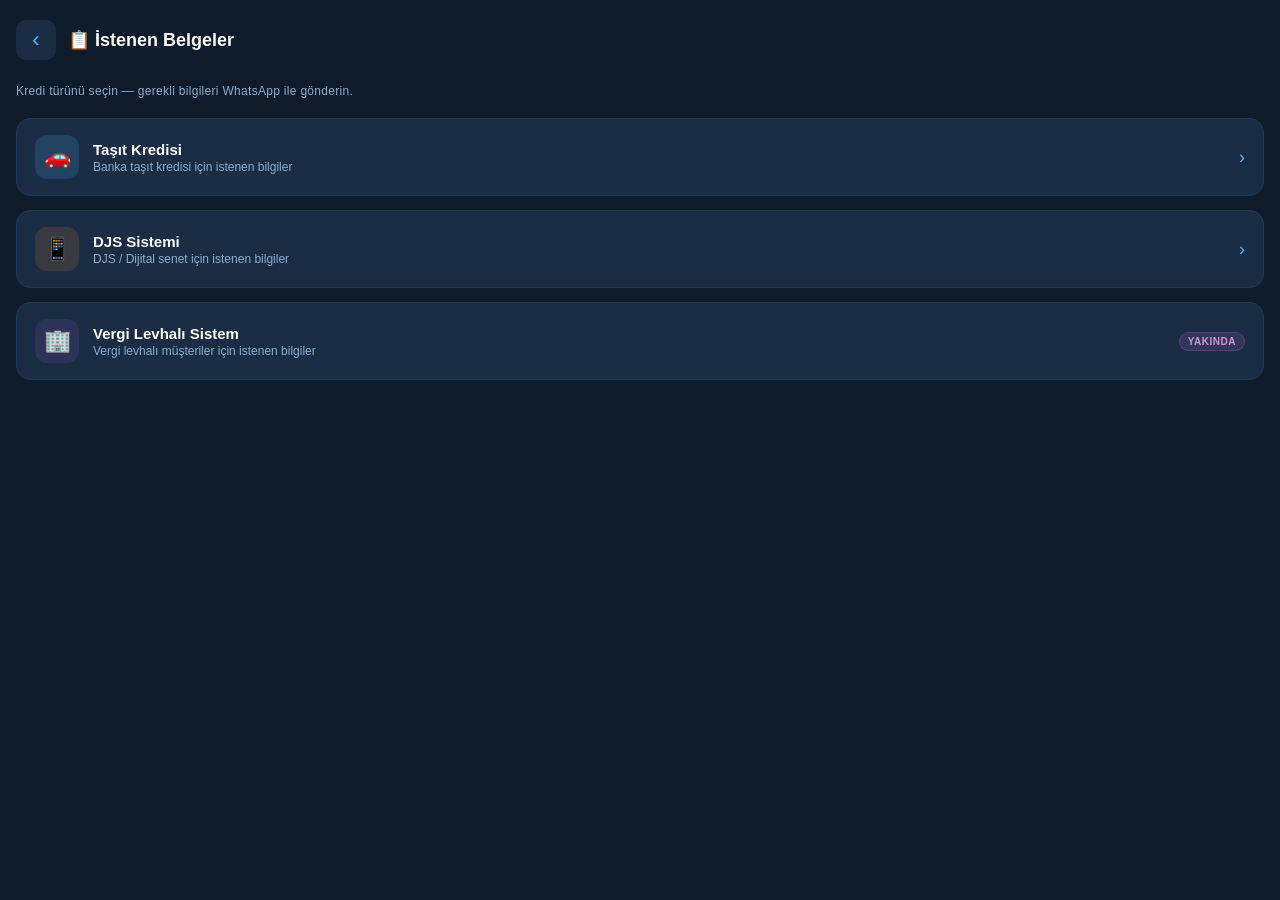
<file: sozlesme.html>
<!DOCTYPE html>
<html lang="tr">
<head>
  <meta charset="UTF-8">
  <meta name="viewport" content="width=device-width, initial-scale=1.0">
  <title>İstenen Belgeler — KREDİZMİR</title>
  <style>
    * { margin: 0; padding: 0; box-sizing: border-box; }
    body {
      background: #0d1b2a;
      color: #e8f0fe;
      font-family: -apple-system, BlinkMacSystemFont, 'Segoe UI', sans-serif;
      min-height: 100vh;
      padding: 20px 16px 40px;
    }

    .topbar {
      display: flex;
      align-items: center;
      gap: 12px;
      margin-bottom: 24px;
    }
    .back-btn {
      background: #1a2d45;
      border: none;
      color: #4db8ff;
      font-size: 22px;
      width: 40px; height: 40px;
      border-radius: 10px;
      cursor: pointer;
      display: flex; align-items: center; justify-content: center;
      text-decoration: none;
    }
    .topbar h2 { font-size: 18px; font-weight: 700; color: #fff; }

    .subtitle {
      font-size: 12px;
      color: #8aaccc;
      margin-bottom: 20px;
      letter-spacing: .3px;
    }

    /* Accordion kart */
    .acc-card {
      background: #1a2d45;
      border-radius: 14px;
      border: 1px solid #1e3a56;
      margin-bottom: 14px;
      overflow: hidden;
      transition: border-color .2s;
    }
    .acc-card.open { border-color: var(--accent); }

    .acc-header {
      display: flex;
      align-items: center;
      gap: 14px;
      padding: 16px 18px;
      cursor: pointer;
      user-select: none;
      -webkit-tap-highlight-color: transparent;
    }
    .acc-icon {
      width: 44px; height: 44px;
      border-radius: 12px;
      display: flex; align-items: center; justify-content: center;
      font-size: 22px;
      flex-shrink: 0;
    }
    .acc-title {
      flex: 1;
    }
    .acc-title h3 {
      font-size: 15px;
      font-weight: 700;
      color: #fff;
      margin-bottom: 2px;
    }
    .acc-title p {
      font-size: 12px;
      color: #8aaccc;
    }
    .acc-badge {
      font-size: 10px;
      font-weight: 700;
      padding: 3px 8px;
      border-radius: 20px;
      letter-spacing: .5px;
    }
    .badge-yakinda {
      background: rgba(155,89,182,.2);
      color: #c39bd3;
      border: 1px solid rgba(155,89,182,.3);
    }
    .acc-chevron {
      font-size: 18px;
      color: #4db8ff;
      transition: transform .25s;
      flex-shrink: 0;
    }
    .acc-card.open .acc-chevron { transform: rotate(90deg); }

    .acc-body {
      display: none;
      padding: 0 18px 18px;
    }
    .acc-card.open .acc-body { display: block; }

    .divider {
      height: 1px;
      background: #1e3a56;
      margin-bottom: 16px;
    }

    .doc-list {
      list-style: none;
      margin-bottom: 16px;
    }
    .doc-list li {
      display: flex;
      align-items: flex-start;
      gap: 10px;
      padding: 9px 0;
      border-bottom: 1px solid rgba(30,58,86,.6);
      font-size: 14px;
      color: #e8f0fe;
      line-height: 1.4;
    }
    .doc-list li:last-child { border-bottom: none; }
    .doc-num {
      font-size: 12px;
      font-weight: 700;
      width: 22px;
      height: 22px;
      border-radius: 6px;
      display: flex; align-items: center; justify-content: center;
      flex-shrink: 0;
      margin-top: 1px;
    }
    .doc-optional {
      font-size: 11px;
      color: #8aaccc;
      font-style: italic;
      margin-top: 2px;
      display: block;
    }

    .wp-btn {
      width: 100%;
      background: #25d366;
      border: none;
      color: #fff;
      font-size: 15px;
      font-weight: 700;
      padding: 13px;
      border-radius: 12px;
      cursor: pointer;
      display: flex;
      align-items: center;
      justify-content: center;
      gap: 8px;
    }
    .wp-btn:active { opacity: .85; }

    .yakinda-box {
      text-align: center;
      padding: 20px 0 4px;
      color: #8aaccc;
      font-size: 13px;
    }
    .yakinda-box span { font-size: 28px; display: block; margin-bottom: 8px; }

    /* Renk değişkenleri per kart */
    .kart-tasit  { --accent: #4db8ff; }
    .kart-tasit  .acc-icon  { background: rgba(77,184,255,.15); }
    .kart-tasit  .doc-num   { background: rgba(77,184,255,.18); color: #4db8ff; }

    .kart-djs   { --accent: #e67e22; }
    .kart-djs   .acc-icon  { background: rgba(230,126,34,.15); }
    .kart-djs   .doc-num   { background: rgba(230,126,34,.18); color: #f0a050; }

    .kart-vergi { --accent: #9b59b6; }
    .kart-vergi .acc-icon  { background: rgba(155,89,182,.15); }

    .opsiyonel-label {
      font-size: 12px;
      color: #8aaccc;
      font-weight: 600;
      margin-bottom: 6px;
      display: block;
    }
    .opsiyonel-input {
      width: 100%;
      background: #0d1b2a;
      border: 1px solid #1e3a56;
      border-radius: 8px;
      color: #e8f0fe;
      font-size: 13px;
      padding: 10px 12px;
      outline: none;
      font-family: inherit;
      resize: vertical;
      min-height: 70px;
      line-height: 1.5;
      margin-bottom: 14px;
    }
    .opsiyonel-input:focus { border-color: #4db8ff; }
  </style>
</head>
<body>

  <div class="topbar">
    <a href="index.html" class="back-btn">‹</a>
    <h2>📋 İstenen Belgeler</h2>
  </div>
  <p class="subtitle">Kredi türünü seçin — gerekli bilgileri WhatsApp ile gönderin.</p>

  <!-- TAŞIT KREDİSİ -->
  <div class="acc-card kart-tasit" id="cardTasit">
    <div class="acc-header" onclick="toggle('cardTasit')">
      <div class="acc-icon">🚗</div>
      <div class="acc-title">
        <h3>Taşıt Kredisi</h3>
        <p>Banka taşıt kredisi için istenen bilgiler</p>
      </div>
      <div class="acc-chevron">›</div>
    </div>
    <div class="acc-body">
      <div class="divider"></div>
      <ul class="doc-list">
        <li><span class="doc-num">1</span><span>TC Kimlik No</span></li>
        <li><span class="doc-num">2</span><span>Telefon No</span></li>
        <li><span class="doc-num">3</span><span>Kimlik Seri No</span></li>
        <li><span class="doc-num">4</span><span>Doğum Tarihi</span></li>
      </ul>
      <label class="opsiyonel-label">📝 Opsiyonel Not <span style="font-weight:400;color:#4db8ff;">(boş bırakılabilir)</span></label>
      <textarea class="opsiyonel-input" id="tasitOpsiyonel" placeholder="Eklemek istediğiniz notu buraya yazın..."></textarea>
      <button class="wp-btn" onclick="wpGonder('tasit')">📲 WhatsApp ile Gönder</button>
    </div>
  </div>

  <!-- DJS SİSTEMİ -->
  <div class="acc-card kart-djs" id="cardDjs">
    <div class="acc-header" onclick="toggle('cardDjs')">
      <div class="acc-icon">📱</div>
      <div class="acc-title">
        <h3>DJS Sistemi</h3>
        <p>DJS / Dijital senet için istenen bilgiler</p>
      </div>
      <div class="acc-chevron">›</div>
    </div>
    <div class="acc-body">
      <div class="divider"></div>
      <ul class="doc-list">
        <li><span class="doc-num">1</span><span>İsim Soyisim</span></li>
        <li><span class="doc-num">2</span><span>Cinsiyet</span></li>
        <li><span class="doc-num">3</span><span>TC Kimlik No</span></li>
        <li><span class="doc-num">4</span><span>Doğum Tarihi</span></li>
        <li><span class="doc-num">5</span><span>İkametgah İl / İlçe</span></li>
        <li><span class="doc-num">6</span><span>Telefon No</span></li>
        <li><span class="doc-num">7</span><span>Meslek</span></li>
        <li><span class="doc-num">8</span><span>İş Yeri Adı</span></li>
        <li><span class="doc-num">9</span><span>İlan Numarası</span></li>
      </ul>
      <button class="wp-btn" onclick="wpGonder('djs')">📲 WhatsApp ile Gönder</button>
    </div>
  </div>

  <!-- VERGİ LEVHALI -->
  <div class="acc-card kart-vergi" id="cardVergi">
    <div class="acc-header" onclick="toggle('cardVergi')">
      <div class="acc-icon">🏢</div>
      <div class="acc-title">
        <h3>Vergi Levhalı Sistem</h3>
        <p>Vergi levhalı müşteriler için istenen bilgiler</p>
      </div>
      <span class="acc-badge badge-yakinda">YAKINDA</span>
    </div>
    <div class="acc-body">
      <div class="divider"></div>
      <div class="yakinda-box">
        <span>🔜</span>
        Bu bölüm yakında eklenecektir.
      </div>
    </div>
  </div>

  <script>
    function toggle(id) {
      document.getElementById(id).classList.toggle('open');
    }

    const KAPANIS = `\nBilgilerinizi iletmeniz halinde sonuçları 1 saat içerisinde sizlerle paylaşacağız. `
      + `Dilerseniz ofisimize gelerek de girişlerinizi sağlayabilirsiniz.\n`
      + `━━━━━━━━━━━━━━━━━━\n`
      + `_KREDİZMİR Finansal Çözümler_`;

    function wpGonder(tip) {
      let mesaj;
      if (tip === 'tasit') {
        const ops = document.getElementById('tasitOpsiyonel').value.trim();
        mesaj = `*KREDİZMİR — Taşıt Kredisi İstenen Bilgiler*\n`
          + `━━━━━━━━━━━━━━━━━━\n`
          + `1️⃣ TC Kimlik No\n`
          + `2️⃣ Telefon No\n`
          + `3️⃣ Kimlik Seri No\n`
          + `4️⃣ Doğum Tarihi\n`
          + (ops ? `5️⃣ ${ops}\n` : '')
          + KAPANIS;
      } else {
        mesaj = `*KREDİZMİR — DJS Sistemi İstenen Bilgiler*\n`
          + `━━━━━━━━━━━━━━━━━━\n`
          + `1️⃣ İsim Soyisim\n`
          + `2️⃣ Cinsiyet\n`
          + `3️⃣ TC Kimlik No\n`
          + `4️⃣ Doğum Tarihi\n`
          + `5️⃣ İkametgah İl / İlçe\n`
          + `6️⃣ Telefon No\n`
          + `7️⃣ Meslek\n`
          + `8️⃣ İş Yeri Adı\n`
          + `9️⃣ İlan Numarası\n`
          + KAPANIS;
      }
      window.open('https://wa.me/?text=' + encodeURIComponent(mesaj), '_blank');
    }
  </script>
</body>
</html>
</file>
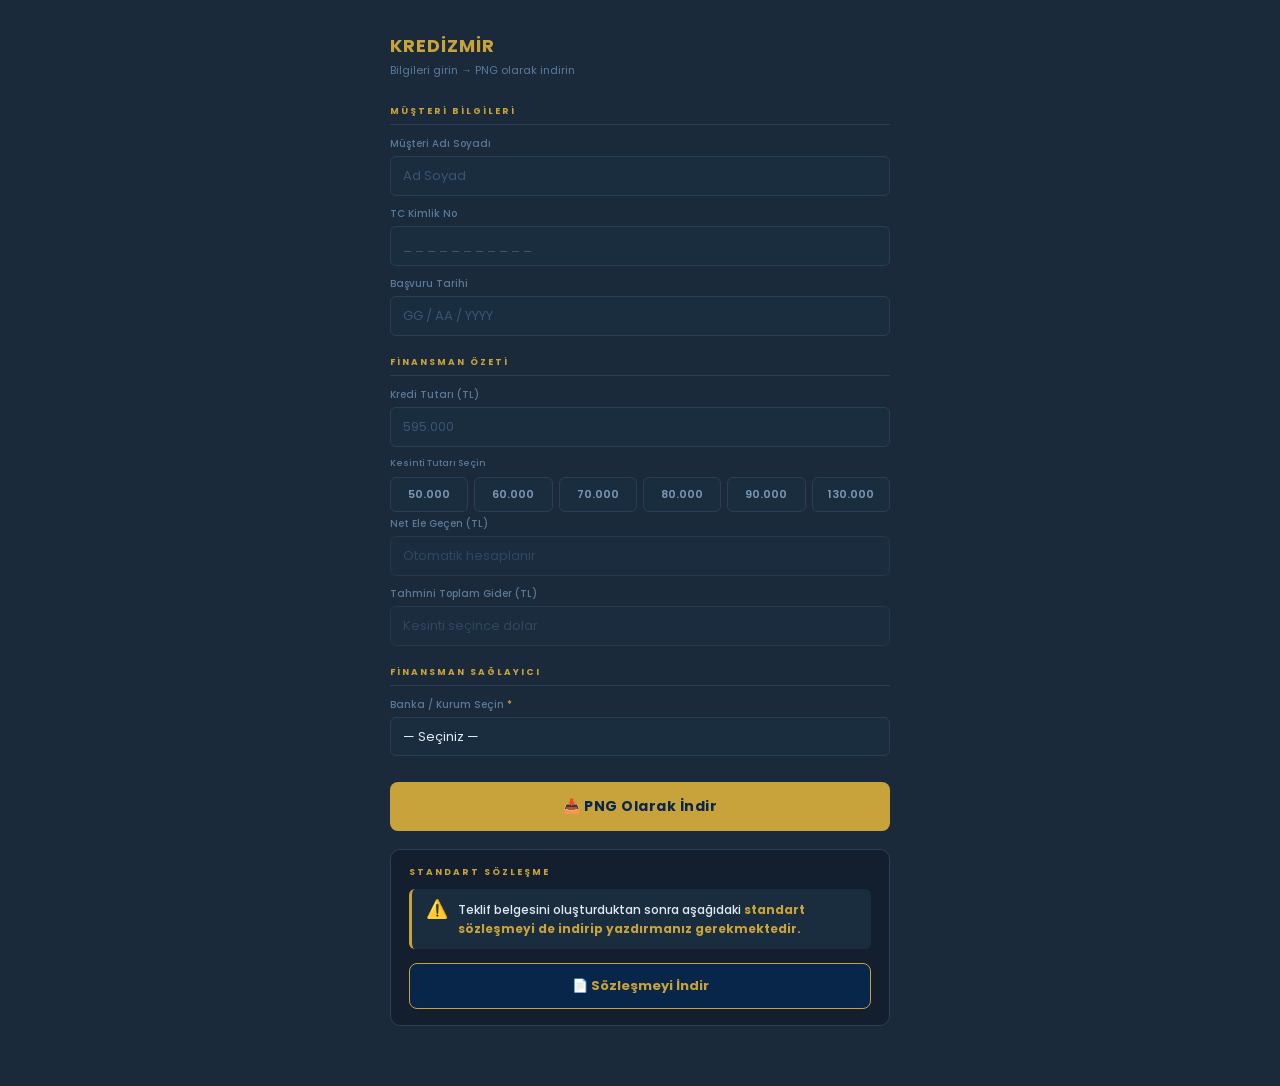
<file: sozlesmelerimiz.html>
<!DOCTYPE html>

<html lang="tr">
<head>
<meta charset="UTF-8">
<meta name="viewport" content="width=device-width, initial-scale=1.0">
<title>KREDİZMİR – Teklif Oluştur</title>
<link href="https://fonts.googleapis.com/css2?family=Poppins:ital,wght@0,400;0,500;0,600;0,700;1,400;1,500&display=swap" rel="stylesheet">
<style>
:root {
  --navy:#08264A; --gold:#C8A23A; --bg:#F3F4F6;
  --text:#233142; --sec:#7A8694; --line:#D6DCE3;
  --alt:#E8ECF2; --white:#fff;
}
*{box-sizing:border-box;margin:0;padding:0;}
body{font-family:'Poppins',sans-serif;background:#1a2a3a;min-height:100vh;display:flex;align-items:flex-start;justify-content:center;padding:32px 16px 60px;}
.wrap{width:100%;max-width:500px;}
h1{color:var(--gold);font-size:18px;font-weight:700;letter-spacing:1px;margin-bottom:3px;}
.sub{color:#5a7a9a;font-size:11px;margin-bottom:26px;}
.fsec{margin-bottom:20px;}
.fsec-title{font-size:9px;font-weight:700;letter-spacing:2px;color:var(--gold);text-transform:uppercase;border-bottom:1px solid #2a3f55;padding-bottom:6px;margin-bottom:11px;}
.field{margin-bottom:10px;}
.field label{display:block;font-size:10px;color:#5a7a9a;margin-bottom:4px;font-weight:500;}
.field input{width:100%;background:#1a2d3f;border:1px solid #2a3f55;border-radius:6px;color:#e0eaf4;font-family:'Poppins',sans-serif;font-size:13px;padding:9px 12px;outline:none;transition:border-color .2s;}
.field input:focus{border-color:var(--gold);}
.field input::placeholder{color:#3a5570;}
.frow{display:flex;gap:10px;} .frow .field{flex:1;}
.hint{font-size:9px;color:#4a6a85;margin-top:3px;font-style:italic;}
.btn{width:100%;background:var(--gold);color:var(--navy);font-family:'Poppins',sans-serif;font-size:14px;font-weight:700;border:none;border-radius:8px;padding:14px;cursor:pointer;letter-spacing:.5px;margin-top:6px;transition:opacity .2s;}
.btn:hover{opacity:.88;}
canvas{display:none;}
.kesinti-wrap{margin:8px 0 4px;}
.kesinti-lbl{font-size:9px;color:#5a7a9a;margin-bottom:7px;font-weight:500;}
.kesinti-row{display:flex;gap:6px;flex-wrap:wrap;}
.kbtn{flex:1;background:#1a2d3f;border:1px solid #2a3f55;border-radius:6px;color:#7a9ab8;font-family:'Poppins',sans-serif;font-size:11px;font-weight:600;padding:8px 2px;cursor:pointer;transition:.2s;text-align:center;}
.kbtn:hover{border-color:var(--gold);color:var(--gold);}
.kbtn.sel{background:rgba(200,162,58,.15);border-color:var(--gold);color:var(--gold);}
</style>
</head>
<body>
<div class="wrap">
  <h1>KREDİZMİR</h1>
  <p class="sub">Bilgileri girin → PNG olarak indirin</p>

  <div class="fsec">
    <div class="fsec-title">Müşteri Bilgileri</div>
    <div class="field"><label>Müşteri Adı Soyadı</label><input id="f_ad" type="text" placeholder="Ad Soyad"></div>
    <div class="field"><label>TC Kimlik No</label><input id="f_tc" type="text" placeholder="_ _ _ _ _ _ _ _ _ _ _"></div>
    <div class="field"><label>Başvuru Tarihi</label><input id="f_tarih" type="text" placeholder="GG / AA / YYYY"></div>
  </div>

  <div class="fsec">
    <div class="fsec-title">Finansman Özeti</div>
    <div class="field"><label>Kredi Tutarı (TL)</label><input id="f_kredi" type="text" placeholder="595.000" oninput="autoNet()"></div>
    <div class="kesinti-wrap">
      <div class="kesinti-lbl">Kesinti Tutarı Seçin</div>
      <div class="kesinti-row">
        <button class="kbtn" onclick="secKesinti(this,50000)">50.000</button>
        <button class="kbtn" onclick="secKesinti(this,60000)">60.000</button>
        <button class="kbtn" onclick="secKesinti(this,70000)">70.000</button>
        <button class="kbtn" onclick="secKesinti(this,80000)">80.000</button>
        <button class="kbtn" onclick="secKesinti(this,90000)">90.000</button>
        <button class="kbtn" onclick="secKesinti(this,130000)">130.000</button>
      </div>
    </div>
    <div class="field"><label>Net Ele Geçen (TL)</label><input id="f_net" type="text" placeholder="Otomatik hesaplanır" readonly style="opacity:.7;cursor:default;"></div>
    <div class="field"><label>Tahmini Toplam Gider (TL)</label><input id="f_gider" type="text" placeholder="Kesinti seçince dolar" readonly style="opacity:.7;cursor:default;"></div>
  </div>

  <div class="fsec">
    <div class="fsec-title">Finansman Sağlayıcı</div>
    <div class="field">
      <label>Banka / Kurum Seçin <span style="color:#C8A23A;">*</span></label>
      <select id="f_aktif_ad" onchange="autoAktif()" required
        style="width:100%;background:#1a2d3f;border:1px solid #2a3f55;border-radius:6px;color:#e0eaf4;font-family:'Poppins',sans-serif;font-size:13px;padding:9px 12px;outline:none;appearance:none;-webkit-appearance:none;cursor:pointer;">
        <option value="" disabled selected style="color:#3a5570;">— Seçiniz —</option>
        <option value="Aktif Bank">Aktif Bank</option>
        <option value="Otovadeli">Otovadeli</option>
        <option value="Vakıf Katılım">Vakıf Katılım</option>
        <option value="ALJ Finansman">ALJ Finansman</option>
        <option value="Otosor">Otosor</option>
        <option value="Quickfinans">Quickfinans</option>
        <option value="Financell">Financell</option>
      </select>
    </div>
    <input id="f_aktif_tutar" type="hidden" value="">
  </div>

<button class="btn" onclick="olustur()">📥 PNG Olarak İndir</button>

  <div style="margin-top:18px;border:1px solid #2a3f55;border-radius:10px;padding:16px 18px;background:#131f2e;">
    <div style="font-size:9px;font-weight:700;letter-spacing:2px;color:#C8A23A;text-transform:uppercase;margin-bottom:10px;">Standart Sözleşme</div>
    <div style="display:flex;align-items:flex-start;gap:10px;background:#1a2d3f;border-left:3px solid #C8A23A;border-radius:6px;padding:11px 14px;margin-bottom:14px;">
      <span style="font-size:18px;line-height:1;">⚠️</span>
      <span style="font-size:12px;color:#e0eaf4;line-height:1.6;font-weight:500;">
        Teklif belgesini oluşturduktan sonra aşağıdaki <strong style="color:#C8A23A;">standart sözleşmeyi de indirip yazdırmanız gerekmektedir.</strong>
      </span>
    </div>
    <a href="https://app.filemail.com/d/olanseuyjjvgfuv" target="_blank" rel="noopener"
       style="display:flex;align-items:center;justify-content:center;gap:8px;width:100%;background:#08264A;color:#C8A23A;border:1px solid #C8A23A;border-radius:8px;padding:12px;font-family:'Poppins',sans-serif;font-size:13px;font-weight:700;text-decoration:none;box-sizing:border-box;transition:opacity .2s;"
       onmouseover="this.style.opacity='.8'" onmouseout="this.style.opacity='1'">
      📄 Sözleşmeyi İndir
    </a>
  </div>

<canvas id="cv"></canvas>

</div>

<script>
// ── helpers ──────────────────────────────────────────────────────────────────
function val(id){ return document.getElementById(id).value.trim(); }
function tl(v,fb){ if(!v) return fb||'—'; return v.includes('TL')?v:v+' TL'; }
function parseTLv(v){ return parseInt((v||'').replace(/[^\d]/g,''))||0; }

var _dataUrl='';
var _secilenKesinti=0;
var SABIT_GIDER=32250; // 6250+6000+3000+4000+3000+4000+6000

function secKesinti(btn,amount){
  document.querySelectorAll('.kbtn').forEach(b=>b.classList.remove('sel'));
  btn.classList.add('sel');
  _secilenKesinti=amount;
  document.getElementById('f_gider').value=amount.toLocaleString('tr-TR');
  autoNet();
  autoAktif();
}
function autoAktif(){
  if(!_secilenKesinti) return;
  var banka=document.getElementById('f_aktif_ad').value;
  if(!banka) return;
  var bedel=_secilenKesinti-SABIT_GIDER;
  document.getElementById('f_aktif_tutar').value=bedel>0?bedel.toLocaleString('tr-TR'):'0';
}
function autoNet(){
  if(!_secilenKesinti) return;
  var kredi=parseTLv(document.getElementById('f_kredi').value);
  if(kredi>0){
    var net=kredi-_secilenKesinti;
    document.getElementById('f_net').value=net>0?net.toLocaleString('tr-TR'):'0';
  }
}
function yazdirA4(){
  var w=window.open('','_blank');
  w.document.write('<!DOCTYPE html><html><head><style>*{margin:0;padding:0;}@page{size:A4 portrait;margin:0;}body{margin:0;padding:0;}img{width:210mm;height:297mm;display:block;}</style></head><body><img src="'+_dataUrl+'"><scr'+'ipt>window.onload=function(){window.print();}<\/scr'+'ipt></body></html>');
  w.document.close();
}

// Draw rounded rect
function rr(ctx,x,y,w,h,r,fill,stroke){
  ctx.beginPath();
  ctx.moveTo(x+r,y); ctx.lineTo(x+w-r,y);
  ctx.quadraticCurveTo(x+w,y,x+w,y+r);
  ctx.lineTo(x+w,y+h-r); ctx.quadraticCurveTo(x+w,y+h,x+w-r,y+h);
  ctx.lineTo(x+r,y+h); ctx.quadraticCurveTo(x,y+h,x,y+h-r);
  ctx.lineTo(x,y+r); ctx.quadraticCurveTo(x,y,x+r,y);
  ctx.closePath();
  if(fill){ctx.fillStyle=fill;ctx.fill();}
  if(stroke){ctx.strokeStyle=stroke.c;ctx.lineWidth=stroke.w||1;ctx.stroke();}
}

// Wrap text
function wrapText(ctx,text,maxW){
  const words=text.split(' '), lines=[];
  let cur='';
  for(const w of words){
    const t=cur?cur+' '+w:w;
    if(ctx.measureText(t).width<=maxW){cur=t;}
    else{if(cur)lines.push(cur);cur=w;}
  }
  if(cur)lines.push(cur);
  return lines;
}

function olustur(){
  const SCALE=2; // A4 @ 150dpi
  const W=620, H=877; // A4 oranı (210:297)
  const cv=document.getElementById('cv');
  cv.width=W*SCALE; cv.height=H*SCALE;
  const ctx=cv.getContext('2d');
  ctx.scale(SCALE,SCALE);

  const NAVY='#08264A', GOLD='#C8A23A', BG='#F3F4F6',
        TEXT='#233142', SEC='#7A8694', LINE='#D6DCE3',
        ALT='#E8ECF2', WHITE='#fff', NAVY2='#1A4A7A';

  // ── background ──
  ctx.fillStyle=WHITE; ctx.fillRect(0,0,W,H);


  // ── outer frame (navy) ──
  ctx.strokeStyle=NAVY; ctx.lineWidth=2.5;
  ctx.strokeRect(22,22,W-44,H-44);
  // inner frame (gold)
  ctx.strokeStyle=GOLD; ctx.lineWidth=1;
  ctx.strokeRect(28,28,W-56,H-56);
  // corner marks
  const cs=14, cm=22;
  ctx.strokeStyle=NAVY; ctx.lineWidth=2.5;
  [[cm,cm,1,0],[cm,cm,0,1],[W-cm,cm,-1,0],[W-cm,cm,0,1],
   [cm,H-cm,1,0],[cm,H-cm,0,-1],[W-cm,H-cm,-1,0],[W-cm,H-cm,0,-1]]
  .forEach(([x,y,dx,dy])=>{
    ctx.beginPath(); ctx.moveTo(x,y); ctx.lineTo(x+dx*cs,y+dy*cs); ctx.stroke();
  });

  // ── header ──
  ctx.fillStyle=NAVY; ctx.fillRect(28,28,W-56,80);
  ctx.fillStyle=GOLD; ctx.fillRect(28,28+80-2,W-56,2.5);

  // brand
  ctx.fillStyle=WHITE; ctx.font='bold 22px Poppins,sans-serif';
  ctx.textAlign='left'; ctx.fillText('KREDİZMİR',44,28+40);
  ctx.fillStyle='#A8BCCF'; ctx.font='italic 9px Poppins,sans-serif';
  ctx.fillText('Rotanız mutluluk olsun.',44,28+55);

  // right title
  ctx.textAlign='right';
  ctx.fillStyle=WHITE; ctx.font='bold 13px Poppins,sans-serif';
  ctx.fillText('FİNANSAL ÇÖZÜM TEKLİFİ',W-44,28+38);
  ctx.fillStyle='#A8BCCF'; ctx.font='italic 9px Poppins,sans-serif';
  ctx.fillText('Ön Onay ve Bilgilendirme Formu',W-44,28+52);

  let y=28+80+4;
  ctx.textAlign='left';

  // ── section bar helper ──
  function secBar(label){
    ctx.fillStyle=NAVY; ctx.fillRect(28,y,W-56,20);
    ctx.fillStyle=NAVY2; ctx.fillRect(28,y,4,20);
    ctx.fillStyle=WHITE; ctx.font='bold 9px Poppins,sans-serif';
    ctx.fillText(label,40,y+14);
    y+=24;
  }

  // ── info field helper ──
  function infoField(label,value,x,fy,w){
    ctx.fillStyle=SEC; ctx.font='7px Poppins,sans-serif';
    ctx.fillText(label,x,fy+12);
    ctx.fillStyle=TEXT; ctx.font='600 9.5px Poppins,sans-serif';
    ctx.fillText(value,x,fy+24);
    ctx.strokeStyle=LINE; ctx.lineWidth=0.6;
    ctx.beginPath(); ctx.moveTo(x,fy+28); ctx.lineTo(x+w,fy+28); ctx.stroke();
  }

  // ── 1. MÜŞTERİ ──────────────────────────────────────────────────────────
  secBar('MÜŞTERİ VE ARAÇ BİLGİLERİ');
  const cx=38, iw=W-76, cw=(iw-14)/2;

  infoField('Müşteri Adı Soyadı', val('f_ad')||'—',        cx,     y, cw);
  infoField('TC Kimlik No',       val('f_tc')||'_ _ _ _ _ _ _ _ _ _ _', cx+cw+14, y, cw);
  y+=40;
  infoField('Araç Markası / Modeli','…………………………………',           cx,     y, cw);
  infoField('Model Yılı / Plaka',   '………… / …………',             cx+cw+14, y, cw);
  y+=40;
  infoField('Finansman Sağlayıcı','KREDİZMİR Vadelendirilen',cx,    y, cw);
  infoField('Başvuru Tarihi',      val('f_tarih')||'—',     cx+cw+14,y, cw);
  y+=44;

  // ── 2. FİNANSMAN ────────────────────────────────────────────────────────
  secBar('FİNANSMAN ÖZETİ');
  const boxes=[
    ['Kredi Tutarı','Onaylanan finansman', tl(val('f_kredi')), false],
    ['Net Ele Geçen','Müşteriye kalan net tutar', tl(val('f_net')), false],
    ['Tahmini Toplam Gider','Masraf ve kesintiler dahil', tl(val('f_gider')), false],
    ['Vade','Ay','........', false],
    ['Faiz Oranı','Aylık','% ......', true],
  ];
  const bw=(iw-16)/5, bh=54;
  boxes.forEach(([t,s,v,hi],i)=>{
    const bx=cx+i*(bw+4), by=y;
    if(hi){
      rr(ctx,bx,by,bw,bh,5,NAVY,{c:GOLD,w:1});
      ctx.fillStyle='#A8BCCF';
    } else {
      rr(ctx,bx,by,bw,bh,5,BG,{c:LINE,w:0.6});
      ctx.fillStyle=SEC;
    }
    ctx.font='500 7px Poppins,sans-serif';
    ctx.textAlign='center';
    ctx.fillText(t,bx+bw/2,by+14);
    ctx.fillStyle=hi?'#7A9AB8':SEC;
    ctx.font='6px Poppins,sans-serif';
    ctx.fillText(s,bx+bw/2,by+23);
    ctx.fillStyle=hi?WHITE:NAVY;
    ctx.font='bold 11px Poppins,sans-serif';
    ctx.fillText(v,bx+bw/2,by+43);
    ctx.textAlign='left';
  });
  y+=bh+14;

  // ── 3. GİDER KALEMLERİ ──────────────────────────────────────────────────
  secBar('KESİNTİ VE GİDER KALEMLERİ');

  const aktifAd    = val('f_aktif_ad')    || 'Aktif Bank dosya ve ekran kullanım bedeli';
  const aktifTutar = tl(val('f_aktif_tutar'),'23.382 TL');

  const items=[
    ['Taşıt rehin tesis bedeli','Araç üzerine rehin konulması işlemi','6.250 TL'],
    ['Taşıt rehin fek bedeli','Kredi bitiminde rehin kaldırma işlemi','6.000 TL'],
    ['Dosya masrafı / yol / üst alım','Sözleşme ve işlem giderleri','3.000 TL'],
    ['Kredi Koordinasyon & Süreç Yönetimi','Başvuru ve onay süreci yönetim hizmeti.','4.000 TL'],
    ['Banka Entegrasyon / Limit Açma','Özel limit oluşturma ve hızlı onay hizmeti.','3.000 TL'],
    ['Finansal Koruma Paketi','Krediye yönelik finansal güvence hizmeti.','4.000 TL'],
    ['Zorunlu vergi ve fon kesintileri','BSMV, KKDF ve yasal yükümlülükler','6.000 TL'],
    [aktifAd,'Banka sistem ve işlem gideri',aktifTutar],
  ];
  const rh=24;
  items.forEach(([name,detail,amt],i)=>{
    ctx.fillStyle=i%2===1?ALT:WHITE;
    ctx.fillRect(28,y,W-56,rh);
    ctx.strokeStyle=LINE; ctx.lineWidth=0.3;
    ctx.strokeRect(28,y,W-56,rh);
    ctx.fillStyle=NAVY; ctx.beginPath();
    ctx.arc(40,y+rh/2,2.5,0,Math.PI*2); ctx.fill();
    ctx.fillStyle=TEXT; ctx.font='600 8.5px Poppins,sans-serif';
    ctx.fillText(name,50,y+14);
    ctx.fillStyle=SEC; ctx.font='7px Poppins,sans-serif';
    ctx.fillText(detail,50,y+23);
    ctx.fillStyle=TEXT; ctx.font='bold 9.5px Poppins,sans-serif';
    ctx.textAlign='right'; ctx.fillText(amt,W-36,y+16);
    ctx.textAlign='left';
    y+=rh;
  });

  // total band
  ctx.fillStyle=NAVY; ctx.fillRect(28,y,W-56,22);
  ctx.fillStyle=WHITE; ctx.font='bold 10px Poppins,sans-serif';
  ctx.fillText('TOPLAM GİDER TUTARI',42,y+15);
  ctx.textAlign='right'; ctx.fillText(tl(val('f_gider'),'—'),W-36,y+15);
  ctx.textAlign='left';
  y+=30;

  // ── 4. ONAY VE İMZA ─────────────────────────────────────────────────────
  secBar('ONAY VE İMZA');
  const disc='İşbu belgede yer alan finansman tutarı, net ele geçen tutar, vade, oran ve gider kalemlerine ilişkin bilgilendirmeyi okuduğumu, anladığımı ve tarafıma sözlü/yazılı olarak açıklandığını kabul ederim. Kişisel verilerimin ilgili mevzuat kapsamında finansman sürecinin yürütülmesi amacıyla işlenmesine onay verdiğimi beyan ederim.';
  ctx.font='italic 8px Poppins,sans-serif';
  const dlines=wrapText(ctx,disc,iw-16);
  const dh=dlines.length*12+12;
  rr(ctx,cx,y,iw,dh,4,BG,{c:LINE,w:0.6});
  ctx.fillStyle=TEXT;
  dlines.forEach((ln,i)=>ctx.fillText(ln,cx+8,y+12+i*12));
  y+=dh+10;

  // sig lines
  const sw=(iw-20)/3;
  ['Ad Soyad','İmza','Tarih'].forEach((lbl,i)=>{
    const sx=cx+i*(sw+10);
    ctx.strokeStyle=NAVY; ctx.lineWidth=0.7;
    ctx.beginPath(); ctx.moveTo(sx,y+14); ctx.lineTo(sx+sw,y+14); ctx.stroke();
    ctx.fillStyle=SEC; ctx.font='7.5px Poppins,sans-serif';
    ctx.fillText(lbl,sx,y+24);
  });
  y+=32;

  // ── 5. KORUYUCU HÜKÜMLER ────────────────────────────────────────────────
  secBar('BİLGİLENDİRME VE KORUYUCU HÜKÜMLER');
  const clauses=[
    '1. Bu belgede yer alan tutar, oran, masraf ve vade bilgileri ön değerlendirme niteliğinde olup; nihai onay ilgili banka veya finans kuruluşunun sistem, skor, ekspertiz ve evrak incelemesi sonucunda kesinleşir.',
    '2. KREDİZMİR, finansman sürecinde danışmanlık, bilgilendirme ve organizasyon desteği sunmakta olup; kredi tahsisi, nihai faiz oranı, kesin ödeme planı ve kullandırım şartları ilgili finans kuruluşunun onayına tabidir.',
    '3. Araç durumu, kasko değeri, ekspertiz sonucu, müşteri kredi profili, yasal kesintiler ve güncel finansman politikalarına bağlı olarak bu belgede yer alan verilerde değişiklik oluşabilir; KREDİZMİR bu değişikliklerden kaynaklı nihai kurum kararından sorumlu tutulamaz.',
  ];
  clauses.forEach(cl=>{
    const lines=wrapText(ctx,cl,iw-16);
    lines.forEach((ln,i)=>{
      if(i===0){
        ctx.fillStyle=NAVY; ctx.font='bold 8.5px Poppins,sans-serif';
        ctx.fillText(ln.slice(0,2),cx,y+10);
        ctx.fillStyle=TEXT; ctx.font='8.5px Poppins,sans-serif';
        ctx.fillText(ln.slice(2),cx+13,y+10);
      } else {
        ctx.fillStyle=TEXT; ctx.font='8.5px Poppins,sans-serif';
        ctx.fillText(ln,cx+13,y+10);
      }
      y+=11;
    });
    ctx.strokeStyle=LINE; ctx.lineWidth=0.3;
    ctx.beginPath(); ctx.moveTo(cx,y+3); ctx.lineTo(cx+iw,y+3); ctx.stroke();
    y+=10;
  });

  // ── footer ───────────────────────────────────────────────────────────────
  ctx.strokeStyle=NAVY; ctx.lineWidth=0.8;
  ctx.beginPath(); ctx.moveTo(28,y+6); ctx.lineTo(W-28,y+6); ctx.stroke();
  ctx.fillStyle=SEC; ctx.font='italic 7.5px Poppins,sans-serif';
  ctx.textAlign='center';
  ctx.fillText('Bu belge müşteri bilgilendirme ve ön değerlendirme amacıyla düzenlenmiştir.',W/2,y+18);
  ctx.fillText('Kesin onay, ilgili kurum değerlendirmesi ve evrak incelemesi sonrası netleşir.',W/2,y+28);
  ctx.textAlign='left';

  // ── K monogram watermark (foreground) ────────────────────────────────────
  ctx.save();
  ctx.translate(W/2, H/2+30);
  ctx.rotate(-0.15);
  ctx.textAlign='center';
  ctx.textBaseline='middle';
  // fill: very faint navy
  ctx.globalAlpha=0.055;
  ctx.fillStyle=NAVY;
  ctx.font='bold 310px Georgia,serif';
  ctx.fillText('K',0,0);
  // stroke: thin gold outline slightly more visible
  ctx.globalAlpha=0.10;
  ctx.strokeStyle=GOLD;
  ctx.lineWidth=1.2;
  ctx.strokeText('K',0,0);
  ctx.restore();
  ctx.textBaseline='alphabetic';

  // ── iOS uyumlu: img olarak göster, long-press ile kaydet ──────────────
  _dataUrl = cv.toDataURL('image/png');
  let overlay = document.getElementById('img-overlay');
  if(!overlay){
    overlay = document.createElement('div');
    overlay.id = 'img-overlay';
    overlay.style.cssText = 'position:fixed;inset:0;background:rgba(0,0,0,.88);z-index:9999;display:flex;flex-direction:column;align-items:center;justify-content:flex-start;padding:20px 12px 50px;overflow-y:auto;-webkit-overflow-scrolling:touch;';
    document.body.appendChild(overlay);
  }
  overlay.innerHTML = `
    <div style="color:#C8A23A;font-family:Poppins,sans-serif;font-size:14px;font-weight:700;margin-bottom:6px;">✅ Belge hazır</div>
    <div style="color:#7A9AB8;font-family:Poppins,sans-serif;font-size:11px;margin-bottom:16px;text-align:center;line-height:1.7;">
      iPhone: Görsele <strong style="color:#fff;">uzun bas</strong> → "Fotoğrafa Kaydet"<br>
      Android / PC: Görsele sağ tıkla → "Resmi Kaydet"
    </div>
    <img src="${_dataUrl}" style="width:100%;max-width:560px;border-radius:6px;box-shadow:0 8px 40px rgba(0,0,0,.6);display:block;" />
    <div style="display:flex;gap:10px;margin-top:16px;">
      <button onclick="yazdirA4()"
        style="background:#0d2137;color:#C8A23A;border:1px solid #C8A23A;border-radius:8px;padding:12px 28px;font-family:Poppins,sans-serif;font-size:13px;font-weight:700;cursor:pointer;-webkit-tap-highlight-color:transparent;">
        🖨️ Yazdır (A4)
      </button>
      <button onclick="document.getElementById('img-overlay').remove()"
        style="background:#08264A;color:#C8A23A;border:1px solid #C8A23A;border-radius:8px;padding:12px 36px;font-family:Poppins,sans-serif;font-size:13px;font-weight:700;cursor:pointer;-webkit-tap-highlight-color:transparent;">
        ✕ Kapat
      </button>
    </div>
  `;
}
</script>

</body>
</html>
</file>
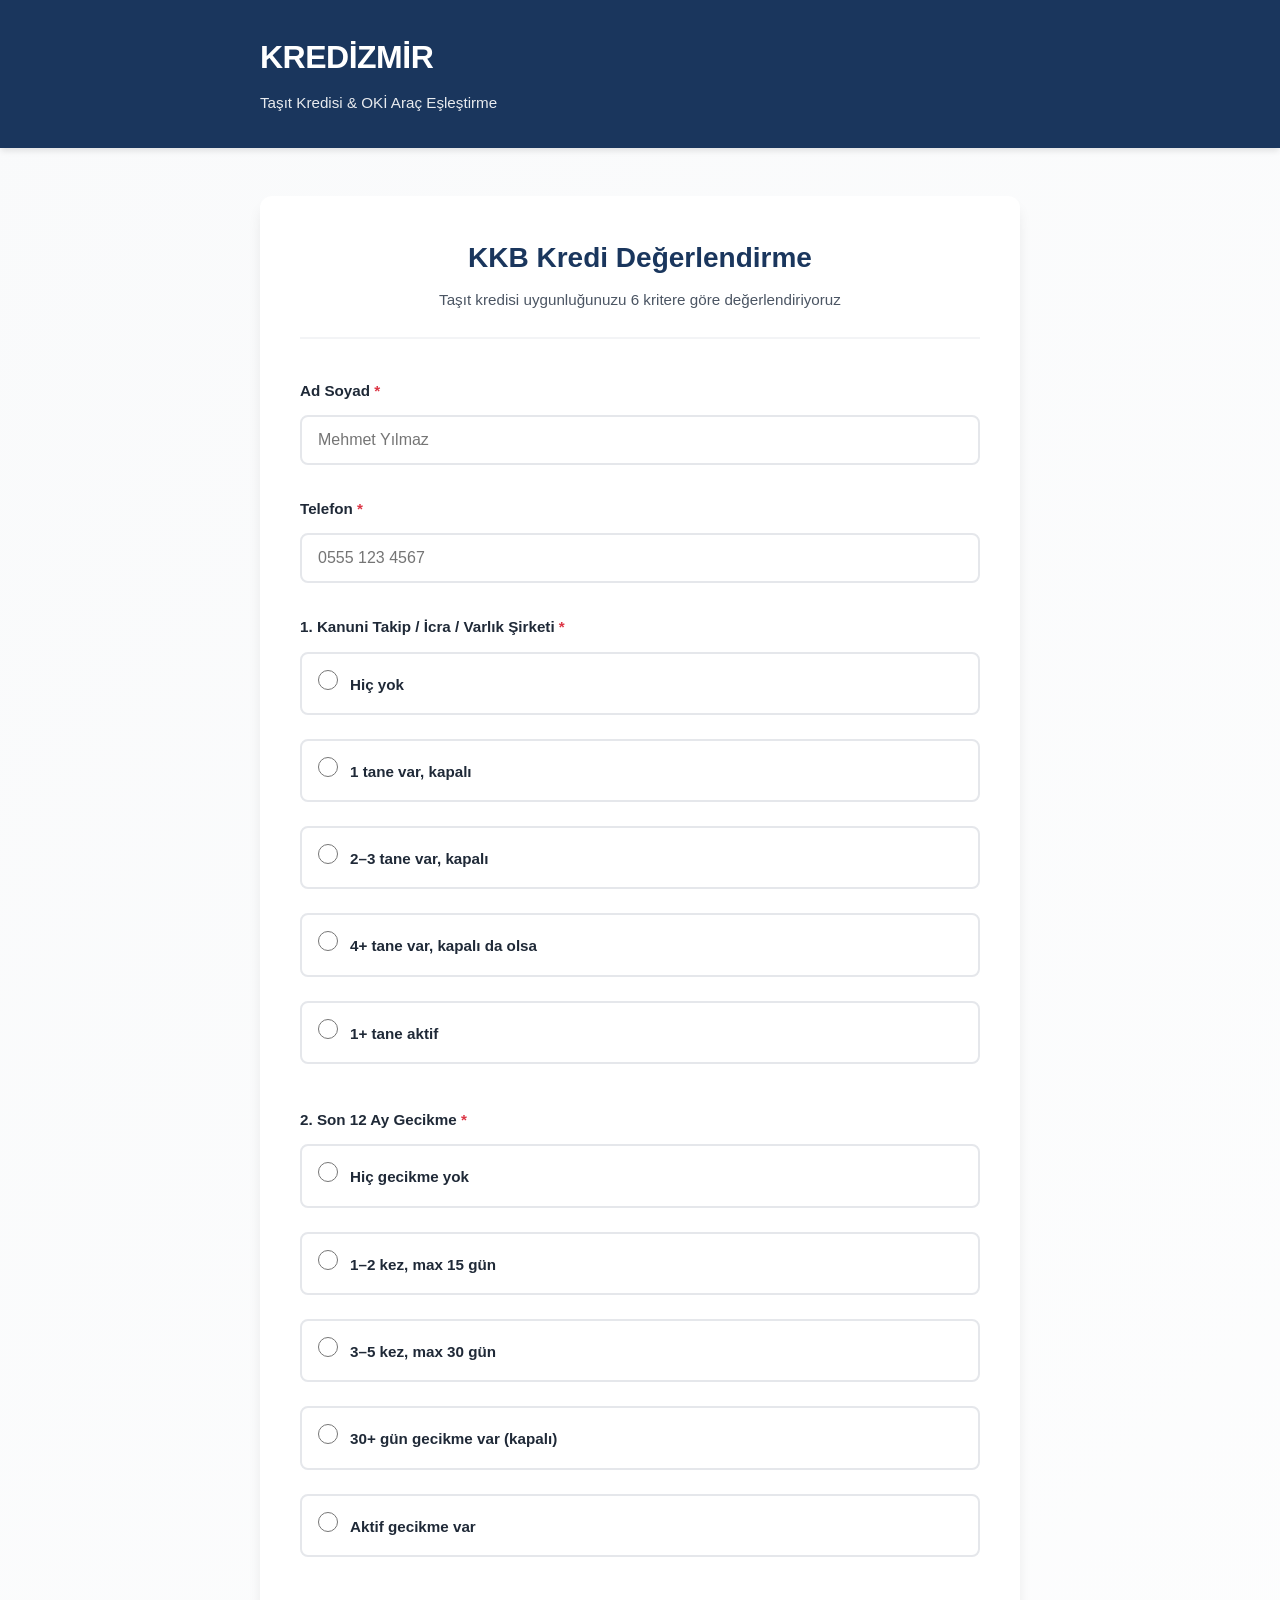
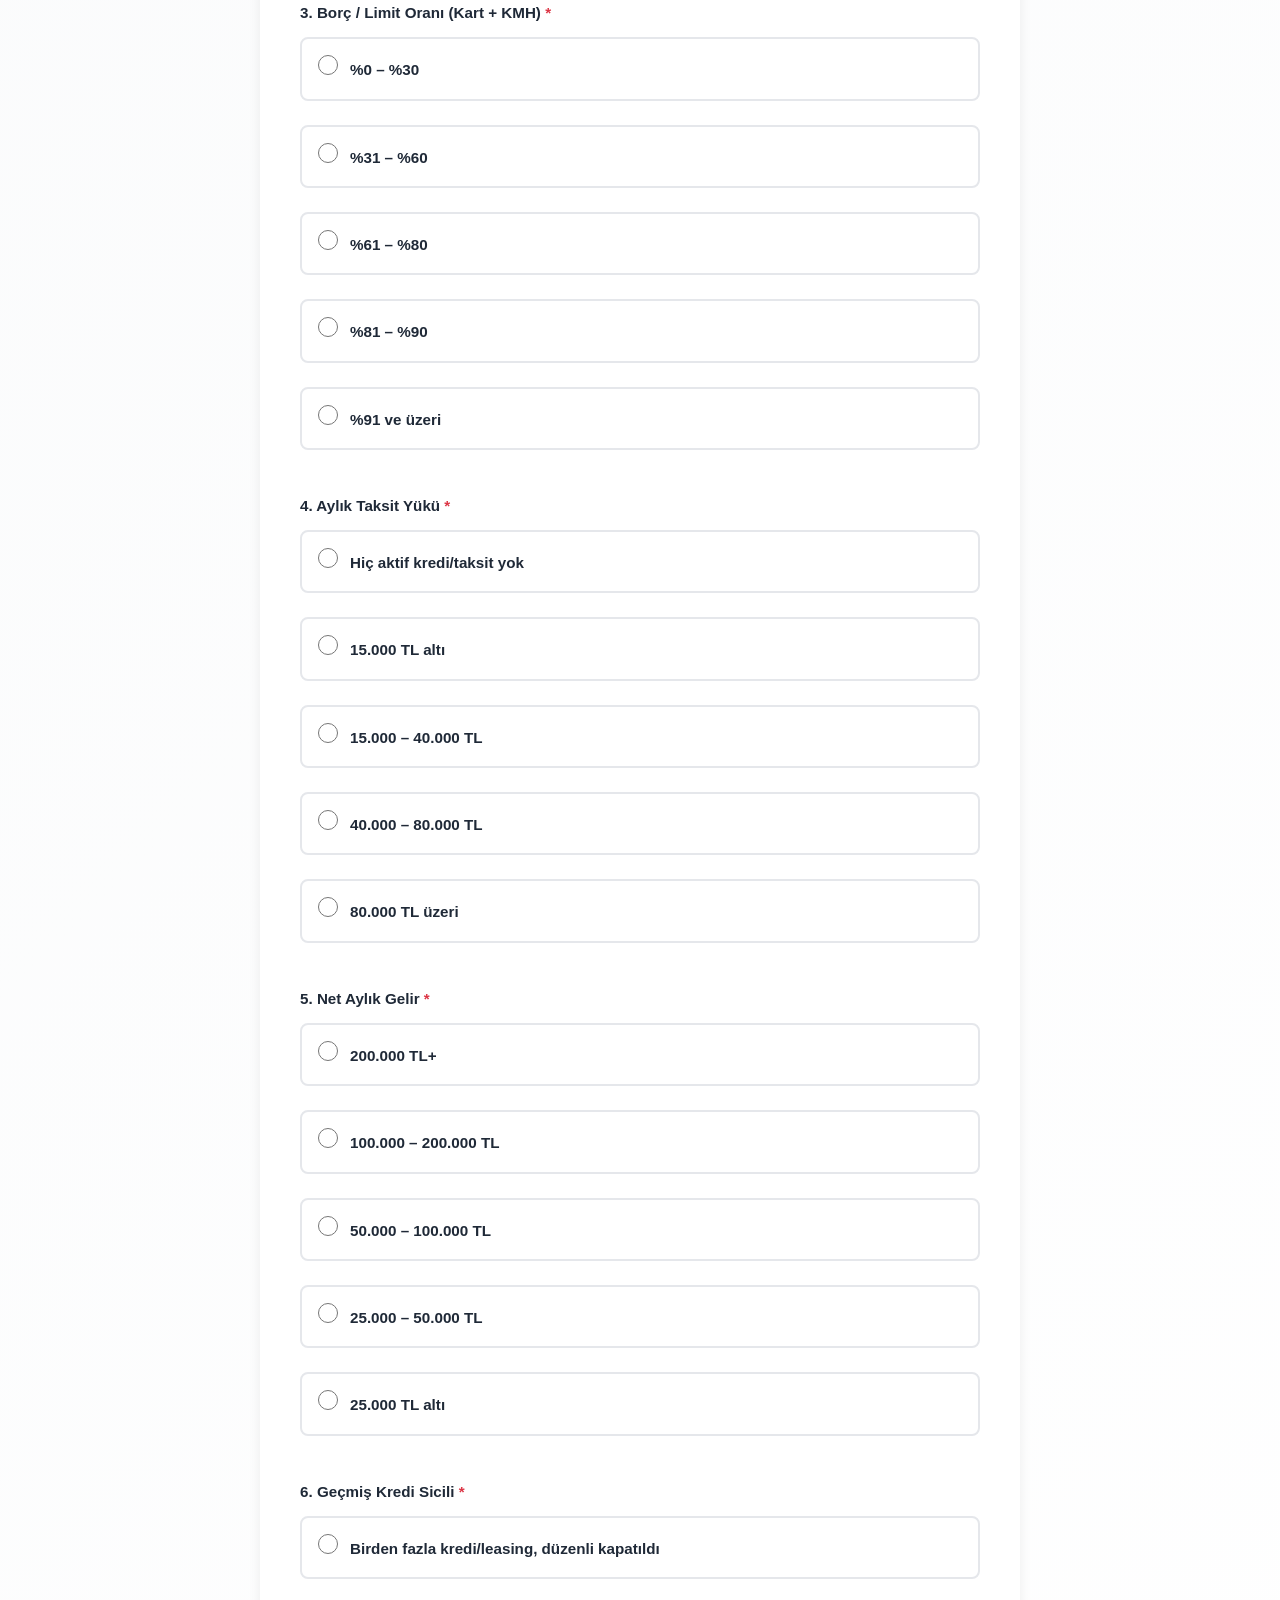
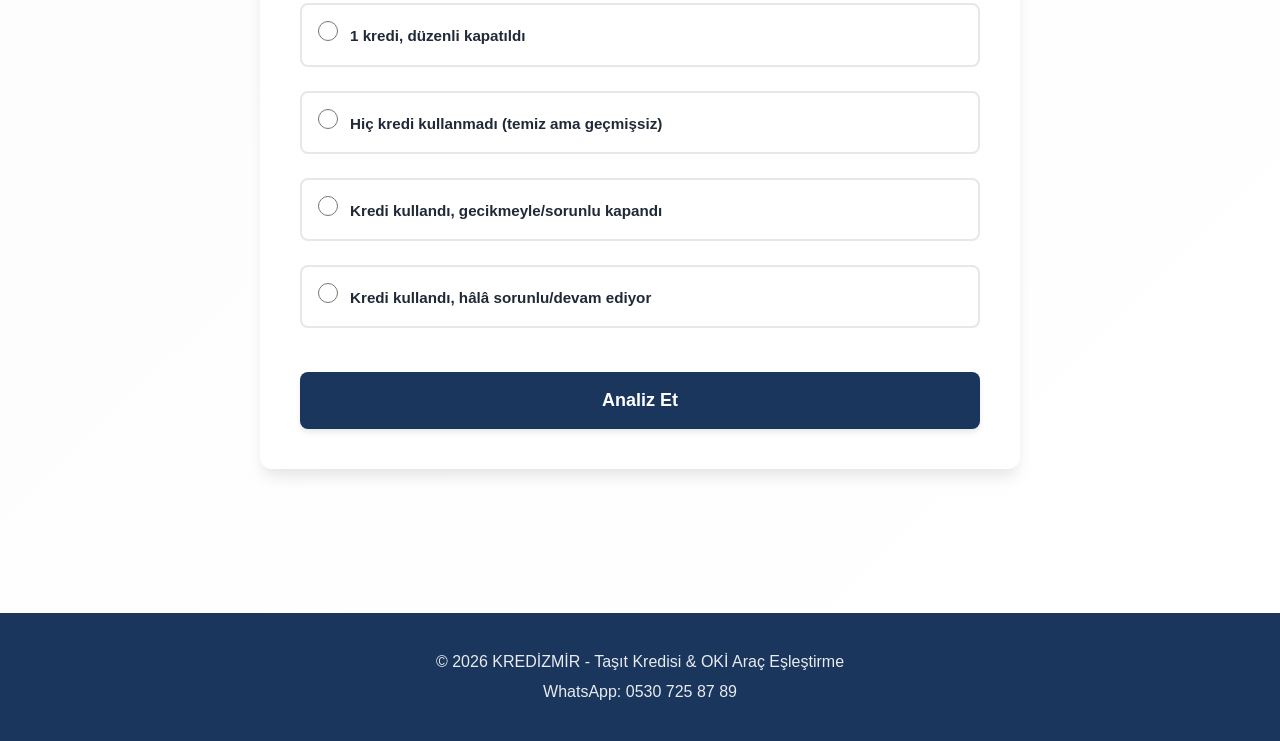
<file: kredizmir-kkb/kkb-formu.html>
<!DOCTYPE html>
<html lang="tr">
<head>
    <meta charset="UTF-8">
    <meta name="viewport" content="width=device-width, initial-scale=1.0">
    <title>KKB Kredi Analizi | KREDİZMİR</title>
    <link rel="stylesheet" href="css/style.css">
</head>
<body>
    
    <!-- HEADER -->
    <header class="header">
        <div class="container">
            <div class="logo">
                <h1>KREDİZMİR</h1>
                <p>Taşıt Kredisi & OKİ Araç Eşleştirme</p>
            </div>
        </div>
    </header>

    <!-- MAIN CONTENT -->
    <main class="main-content">
        <div class="container">
            
            <!-- FORM SECTION -->
            <section id="formSection" class="form-section">
                <div class="form-header">
                    <h2>KKB Kredi Değerlendirme</h2>
                    <p>Taşıt kredisi uygunluğunuzu 6 kritere göre değerlendiriyoruz</p>
                </div>

                <form id="kkbForm" class="kkb-form">

                    <!-- MÜŞTERİ BİLGİLERİ -->
                    <div class="form-group">
                        <label>Ad Soyad <span class="required">*</span></label>
                        <input type="text" id="customerName" required placeholder="Mehmet Yılmaz">
                    </div>
                    <div class="form-group">
                        <label>Telefon <span class="required">*</span></label>
                        <input type="tel" id="customerPhone" required placeholder="0555 123 4567">
                    </div>

                    <!-- S1 — Kanuni Takip -->
                    <div class="form-group">
                        <label>1. Kanuni Takip / İcra / Varlık Şirketi <span class="required">*</span></label>
                        <div class="radio-group">
                            <label class="radio-label"><input type="radio" name="s1" value="A" required><span>Hiç yok</span></label>
                            <label class="radio-label"><input type="radio" name="s1" value="B"><span>1 tane var, kapalı</span></label>
                            <label class="radio-label"><input type="radio" name="s1" value="C"><span>2–3 tane var, kapalı</span></label>
                            <label class="radio-label"><input type="radio" name="s1" value="D"><span>4+ tane var, kapalı da olsa</span></label>
                            <label class="radio-label"><input type="radio" name="s1" value="E"><span>1+ tane aktif</span></label>
                        </div>
                    </div>

                    <!-- S2 — Son 12 Ay Gecikme -->
                    <div class="form-group">
                        <label>2. Son 12 Ay Gecikme <span class="required">*</span></label>
                        <div class="radio-group">
                            <label class="radio-label"><input type="radio" name="s2" value="A" required><span>Hiç gecikme yok</span></label>
                            <label class="radio-label"><input type="radio" name="s2" value="B"><span>1–2 kez, max 15 gün</span></label>
                            <label class="radio-label"><input type="radio" name="s2" value="C"><span>3–5 kez, max 30 gün</span></label>
                            <label class="radio-label"><input type="radio" name="s2" value="D"><span>30+ gün gecikme var (kapalı)</span></label>
                            <label class="radio-label"><input type="radio" name="s2" value="E"><span>Aktif gecikme var</span></label>
                        </div>
                    </div>

                    <!-- S3 — Borç/Limit Oranı -->
                    <div class="form-group">
                        <label>3. Borç / Limit Oranı (Kart + KMH) <span class="required">*</span></label>
                        <div class="radio-group">
                            <label class="radio-label"><input type="radio" name="s3" value="A" required><span>%0 – %30</span></label>
                            <label class="radio-label"><input type="radio" name="s3" value="B"><span>%31 – %60</span></label>
                            <label class="radio-label"><input type="radio" name="s3" value="C"><span>%61 – %80</span></label>
                            <label class="radio-label"><input type="radio" name="s3" value="D"><span>%81 – %90</span></label>
                            <label class="radio-label"><input type="radio" name="s3" value="E"><span>%91 ve üzeri</span></label>
                        </div>
                    </div>

                    <!-- S4 — Aylık Taksit Yükü -->
                    <div class="form-group">
                        <label>4. Aylık Taksit Yükü <span class="required">*</span></label>
                        <div class="radio-group">
                            <label class="radio-label"><input type="radio" name="s4" value="A" required><span>Hiç aktif kredi/taksit yok</span></label>
                            <label class="radio-label"><input type="radio" name="s4" value="B"><span>15.000 TL altı</span></label>
                            <label class="radio-label"><input type="radio" name="s4" value="C"><span>15.000 – 40.000 TL</span></label>
                            <label class="radio-label"><input type="radio" name="s4" value="D"><span>40.000 – 80.000 TL</span></label>
                            <label class="radio-label"><input type="radio" name="s4" value="E"><span>80.000 TL üzeri</span></label>
                        </div>
                    </div>

                    <!-- S5 — Net Aylık Gelir -->
                    <div class="form-group">
                        <label>5. Net Aylık Gelir <span class="required">*</span></label>
                        <div class="radio-group">
                            <label class="radio-label"><input type="radio" name="s5" value="A" required><span>200.000 TL+</span></label>
                            <label class="radio-label"><input type="radio" name="s5" value="B"><span>100.000 – 200.000 TL</span></label>
                            <label class="radio-label"><input type="radio" name="s5" value="C"><span>50.000 – 100.000 TL</span></label>
                            <label class="radio-label"><input type="radio" name="s5" value="D"><span>25.000 – 50.000 TL</span></label>
                            <label class="radio-label"><input type="radio" name="s5" value="E"><span>25.000 TL altı</span></label>
                        </div>
                    </div>

                    <!-- S6 — Geçmiş Kredi Sicili -->
                    <div class="form-group">
                        <label>6. Geçmiş Kredi Sicili <span class="required">*</span></label>
                        <div class="radio-group">
                            <label class="radio-label"><input type="radio" name="s6" value="A" required><span>Birden fazla kredi/leasing, düzenli kapatıldı</span></label>
                            <label class="radio-label"><input type="radio" name="s6" value="B"><span>1 kredi, düzenli kapatıldı</span></label>
                            <label class="radio-label"><input type="radio" name="s6" value="C"><span>Hiç kredi kullanmadı (temiz ama geçmişsiz)</span></label>
                            <label class="radio-label"><input type="radio" name="s6" value="D"><span>Kredi kullandı, gecikmeyle/sorunlu kapandı</span></label>
                            <label class="radio-label"><input type="radio" name="s6" value="E"><span>Kredi kullandı, hâlâ sorunlu/devam ediyor</span></label>
                        </div>
                    </div>

                    <button type="submit" class="btn-submit">Analiz Et</button>
                </form>
            </section>

            <!-- RESULT SECTION (Hidden by default) -->
            <section id="resultSection" class="result-section hidden">
                <div class="result-header">
                    <h2>Kredi Değerlendirme Sonucu</h2>
                </div>

                <div class="result-score-card">
                    <div class="score-circle">
                        <div class="score-value" id="scoreValue">0</div>
                        <div class="score-max">PUAN</div>
                    </div>
                    <div class="score-status">
                        <div class="status-badge" id="statusBadge">
                            <span id="statusIcon"></span>
                            <span id="statusLabel"></span>
                        </div>
                        <p id="statusMessage"></p>
                    </div>
                </div>

                <div class="result-details">
                    <h3>Detaylı Değerlendirme</h3>
                    <div id="detailsList" class="details-list"></div>
                </div>

                <div class="result-actions">
                    <button id="btnWhatsApp" class="btn-whatsapp">
                        📱 WhatsApp'tan İletişime Geç
                    </button>
                    <button id="btnNewAnalysis" class="btn-secondary">
                        🔄 Yeni Analiz
                    </button>
                </div>

                <div style="margin-top:20px;background:#1a2d3f;border-left:3px solid #C8A23A;border-radius:6px;padding:14px 16px;font-size:12px;color:#7a9ab8;line-height:1.7;">
                  ℹ️ <strong style="color:#e0eaf4;">Vergi levhalı müşterilerimiz ayrı hesaplanmaktadır.</strong><br>
                  Detaylı değerlendirme için WhatsApp'tan iletişime geçebilirsiniz.
                </div>
            </section>

        </div>
    </main>

    <!-- FOOTER -->
    <footer class="footer">
        <div class="container">
            <p>&copy; 2026 KREDİZMİR - Taşıt Kredisi & OKİ Araç Eşleştirme</p>
            <p>WhatsApp: 0530 725 87 89</p>
        </div>
    </footer>

    <!-- SCRIPTS -->
    <script src="js/config.js"></script>
    <script src="js/engine.js"></script>
    <script src="js/main.js"></script>
</body>
</html>
</file>
<file: kredizmir-kkb/css/style.css>
/* KREDİZMİR - KKB Formu Stil Dosyası */
/* Lacivert + Beyaz Tema - Sade & Şık */

:root {
    --primary-color: #1a365d;      /* Lacivert */
    --primary-light: #2d4a7c;
    --primary-dark: #0f2342;
    --white: #ffffff;
    --gray-50: #f9fafb;
    --gray-100: #f3f4f6;
    --gray-200: #e5e7eb;
    --gray-300: #d1d5db;
    --gray-600: #4b5563;
    --gray-800: #1f2937;
    --success: #28a745;
    --warning: #ffc107;
    --danger: #dc3545;
    --shadow-sm: 0 1px 2px 0 rgba(0, 0, 0, 0.05);
    --shadow-md: 0 4px 6px -1px rgba(0, 0, 0, 0.1);
    --shadow-lg: 0 10px 15px -3px rgba(0, 0, 0, 0.1);
}

* {
    margin: 0;
    padding: 0;
    box-sizing: border-box;
}

body {
    font-family: -apple-system, BlinkMacSystemFont, 'Segoe UI', Roboto, 'Helvetica Neue', Arial, sans-serif;
    background: linear-gradient(135deg, var(--gray-50) 0%, var(--white) 100%);
    color: var(--gray-800);
    line-height: 1.6;
    min-height: 100vh;
}

.container {
    max-width: 800px;
    margin: 0 auto;
    padding: 0 20px;
}

/* HEADER */
.header {
    background: var(--primary-color);
    color: var(--white);
    padding: 2rem 0;
    box-shadow: var(--shadow-md);
}

.logo h1 {
    font-size: 2rem;
    font-weight: 700;
    letter-spacing: -0.5px;
    margin-bottom: 0.5rem;
}

.logo p {
    font-size: 0.95rem;
    opacity: 0.9;
    font-weight: 300;
}

/* MAIN CONTENT */
.main-content {
    padding: 3rem 0;
}

/* FORM SECTION */
.form-section {
    background: var(--white);
    border-radius: 12px;
    padding: 2.5rem;
    box-shadow: var(--shadow-lg);
    margin-bottom: 2rem;
}

.form-header {
    text-align: center;
    margin-bottom: 2.5rem;
    padding-bottom: 1.5rem;
    border-bottom: 2px solid var(--gray-100);
}

.form-header h2 {
    font-size: 1.75rem;
    color: var(--primary-color);
    margin-bottom: 0.5rem;
}

.form-header p {
    color: var(--gray-600);
    font-size: 0.95rem;
}

/* FORM GROUPS */
.form-group {
    margin-bottom: 2rem;
}

.form-group label {
    display: block;
    font-weight: 600;
    color: var(--gray-800);
    margin-bottom: 0.75rem;
    font-size: 0.95rem;
}

.required {
    color: var(--danger);
}

.form-group input[type="text"],
.form-group input[type="tel"],
.form-group input[type="number"] {
    width: 100%;
    padding: 0.875rem 1rem;
    border: 2px solid var(--gray-200);
    border-radius: 8px;
    font-size: 1rem;
    transition: all 0.3s ease;
    background: var(--white);
}

.form-group input:focus {
    outline: none;
    border-color: var(--primary-color);
    box-shadow: 0 0 0 3px rgba(26, 54, 93, 0.1);
}

.form-group small {
    display: block;
    margin-top: 0.5rem;
    color: var(--gray-600);
    font-size: 0.85rem;
}

/* RADIO GROUPS */
.radio-group {
    display: flex;
    flex-direction: column;
    gap: 0.75rem;
}

.radio-label {
    display: flex;
    align-items: center;
    padding: 1rem;
    border: 2px solid var(--gray-200);
    border-radius: 8px;
    cursor: pointer;
    transition: all 0.2s ease;
    background: var(--white);
}

.radio-label:hover {
    border-color: var(--primary-light);
    background: var(--gray-50);
}

.radio-label input[type="radio"] {
    margin-right: 0.75rem;
    width: 20px;
    height: 20px;
    accent-color: var(--primary-color);
    cursor: pointer;
}

.radio-label input[type="radio"]:checked + span {
    font-weight: 600;
    color: var(--primary-color);
}

.radio-label span {
    font-size: 0.95rem;
    color: var(--gray-800);
}

/* RATIO PREVIEW */
.ratio-preview {
    font-weight: 600;
    padding: 0.5rem;
    border-radius: 4px;
    display: inline-block;
}

.ratio-preview.excellent {
    color: var(--success);
    background: rgba(40, 167, 69, 0.1);
}

.ratio-preview.good {
    color: #17a2b8;
    background: rgba(23, 162, 184, 0.1);
}

.ratio-preview.warning {
    color: var(--warning);
    background: rgba(255, 193, 7, 0.1);
}

.ratio-preview.danger {
    color: var(--danger);
    background: rgba(220, 53, 69, 0.1);
}

/* SUBMIT BUTTON */
.btn-submit {
    width: 100%;
    padding: 1.125rem;
    background: var(--primary-color);
    color: var(--white);
    border: none;
    border-radius: 8px;
    font-size: 1.125rem;
    font-weight: 600;
    cursor: pointer;
    transition: all 0.3s ease;
    box-shadow: var(--shadow-md);
}

.btn-submit:hover {
    background: var(--primary-dark);
    transform: translateY(-2px);
    box-shadow: var(--shadow-lg);
}

.btn-submit:active {
    transform: translateY(0);
}

/* RESULT SECTION */
.result-section {
    background: var(--white);
    border-radius: 12px;
    padding: 2.5rem;
    box-shadow: var(--shadow-lg);
}

.result-section.hidden {
    display: none;
}

.result-header {
    text-align: center;
    margin-bottom: 2rem;
}

.result-header h2 {
    font-size: 1.75rem;
    color: var(--primary-color);
}

/* SCORE CARD */
.result-score-card {
    display: flex;
    align-items: center;
    justify-content: center;
    gap: 3rem;
    padding: 2rem;
    background: linear-gradient(135deg, var(--gray-50) 0%, var(--white) 100%);
    border-radius: 12px;
    margin-bottom: 2rem;
}

.score-circle {
    position: relative;
    width: 140px;
    height: 140px;
    border-radius: 50%;
    background: var(--white);
    border: 8px solid var(--primary-color);
    display: flex;
    flex-direction: column;
    align-items: center;
    justify-content: center;
    box-shadow: var(--shadow-md);
}

.score-value {
    font-size: 3rem;
    font-weight: 700;
    color: var(--primary-color);
}

.score-max {
    font-size: 1rem;
    color: var(--gray-600);
}

.score-status {
    text-align: left;
}

.status-badge {
    display: inline-flex;
    align-items: center;
    gap: 0.5rem;
    padding: 0.75rem 1.5rem;
    border-radius: 24px;
    font-size: 1.25rem;
    font-weight: 700;
    margin-bottom: 1rem;
}

.status-badge.approved {
    background: var(--success);
    color: var(--white);
}

.status-badge.borderline {
    background: var(--warning);
    color: var(--gray-800);
}

.status-badge.rejected {
    background: var(--danger);
    color: var(--white);
}

#statusMessage {
    font-size: 0.95rem;
    color: var(--gray-600);
    max-width: 300px;
}

/* DETAILS LIST */
.result-details {
    margin-bottom: 2rem;
}

.result-details h3 {
    font-size: 1.25rem;
    color: var(--primary-color);
    margin-bottom: 1.5rem;
}

.details-list {
    display: flex;
    flex-direction: column;
    gap: 1rem;
}

.detail-item {
    display: flex;
    justify-content: space-between;
    align-items: center;
    padding: 1rem;
    border-left: 4px solid var(--gray-300);
    background: var(--gray-50);
    border-radius: 8px;
}

.detail-item.excellent {
    border-left-color: var(--success);
    background: rgba(40, 167, 69, 0.05);
}

.detail-item.good {
    border-left-color: #17a2b8;
    background: rgba(23, 162, 184, 0.05);
}

.detail-item.acceptable {
    border-left-color: var(--warning);
    background: rgba(255, 193, 7, 0.05);
}

.detail-item.warning {
    border-left-color: #fd7e14;
    background: rgba(253, 126, 20, 0.05);
}

.detail-item.critical {
    border-left-color: var(--danger);
    background: rgba(220, 53, 69, 0.05);
}

.detail-factor {
    font-weight: 600;
    color: var(--gray-800);
}

.detail-value {
    font-weight: 600;
    color: var(--primary-color);
}

.detail-message {
    font-size: 0.9rem;
    color: var(--gray-600);
    margin-top: 0.25rem;
}

/* ACTION BUTTONS */
.result-actions {
    display: flex;
    gap: 1rem;
    margin-top: 2rem;
}

.btn-whatsapp {
    flex: 1;
    padding: 1.125rem;
    background: #25D366;
    color: var(--white);
    border: none;
    border-radius: 8px;
    font-size: 1.125rem;
    font-weight: 600;
    cursor: pointer;
    transition: all 0.3s ease;
    box-shadow: var(--shadow-md);
}

.btn-whatsapp:hover {
    background: #1fb855;
    transform: translateY(-2px);
    box-shadow: var(--shadow-lg);
}

.btn-secondary {
    flex: 1;
    padding: 1.125rem;
    background: var(--white);
    color: var(--primary-color);
    border: 2px solid var(--primary-color);
    border-radius: 8px;
    font-size: 1.125rem;
    font-weight: 600;
    cursor: pointer;
    transition: all 0.3s ease;
}

.btn-secondary:hover {
    background: var(--primary-color);
    color: var(--white);
    transform: translateY(-2px);
}

/* FOOTER */
.footer {
    background: var(--primary-color);
    color: var(--white);
    padding: 2rem 0;
    text-align: center;
    margin-top: 4rem;
}

.footer p {
    margin: 0.25rem 0;
    opacity: 0.9;
}

/* RESPONSIVE */
@media (max-width: 768px) {
    .container {
        padding: 0 15px;
    }

    .form-section,
    .result-section {
        padding: 1.5rem;
    }

    .result-score-card {
        flex-direction: column;
        gap: 1.5rem;
    }

    .score-status {
        text-align: center;
    }

    #statusMessage {
        max-width: 100%;
    }

    .result-actions {
        flex-direction: column;
    }

    .logo h1 {
        font-size: 1.5rem;
    }

    .logo p {
        font-size: 0.85rem;
    }
}
</file>
